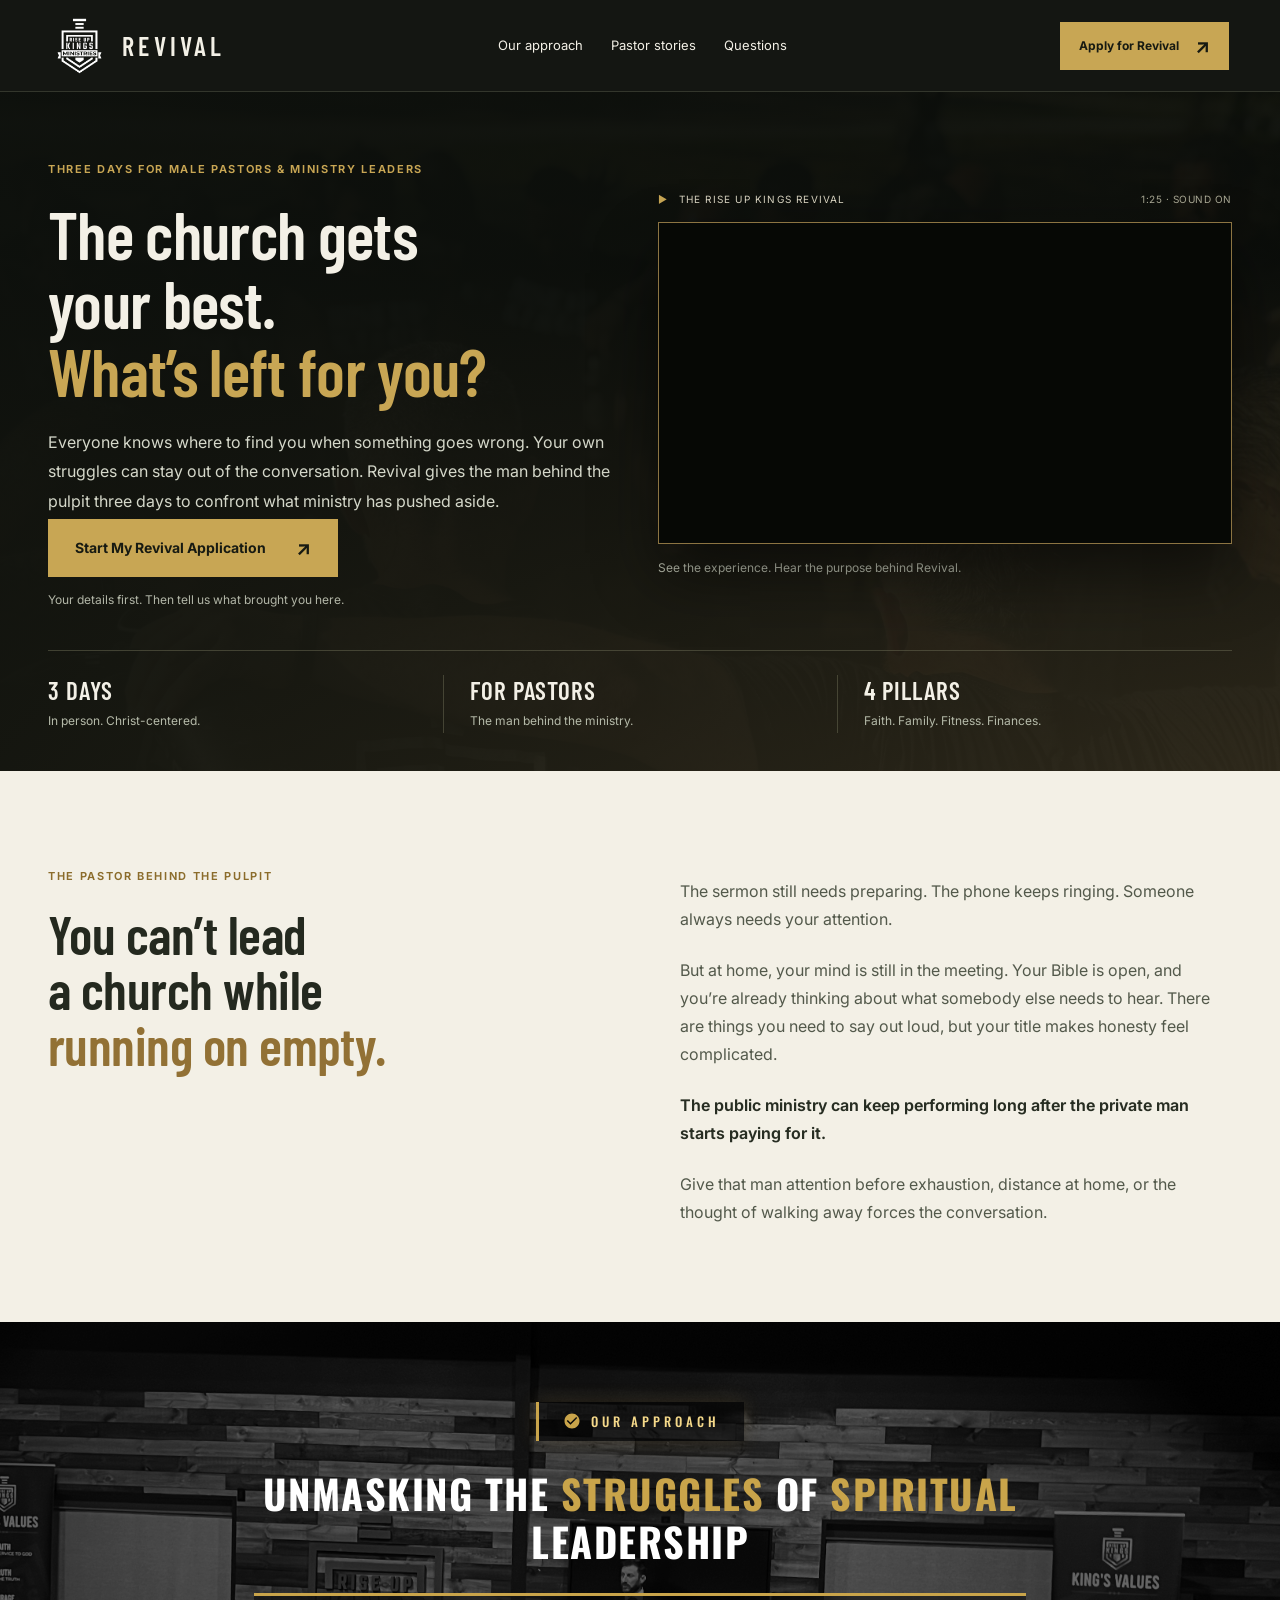
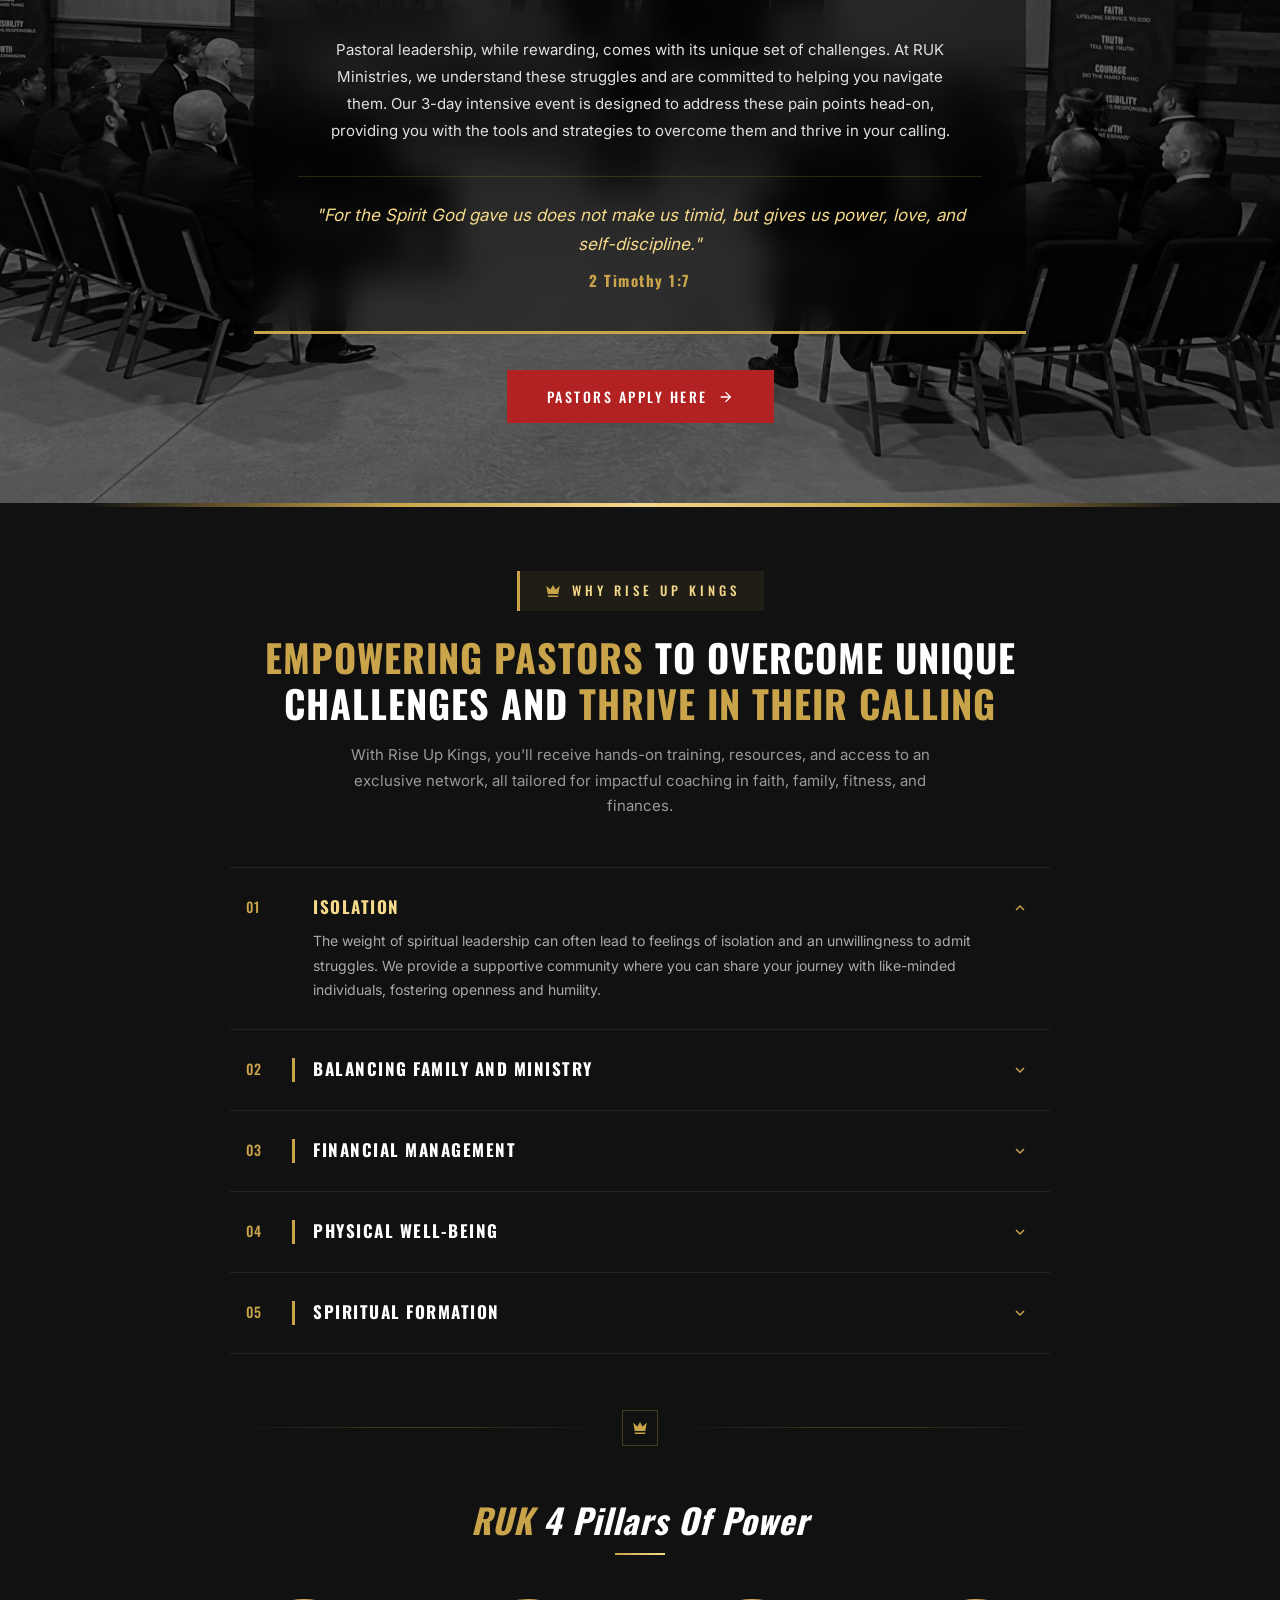
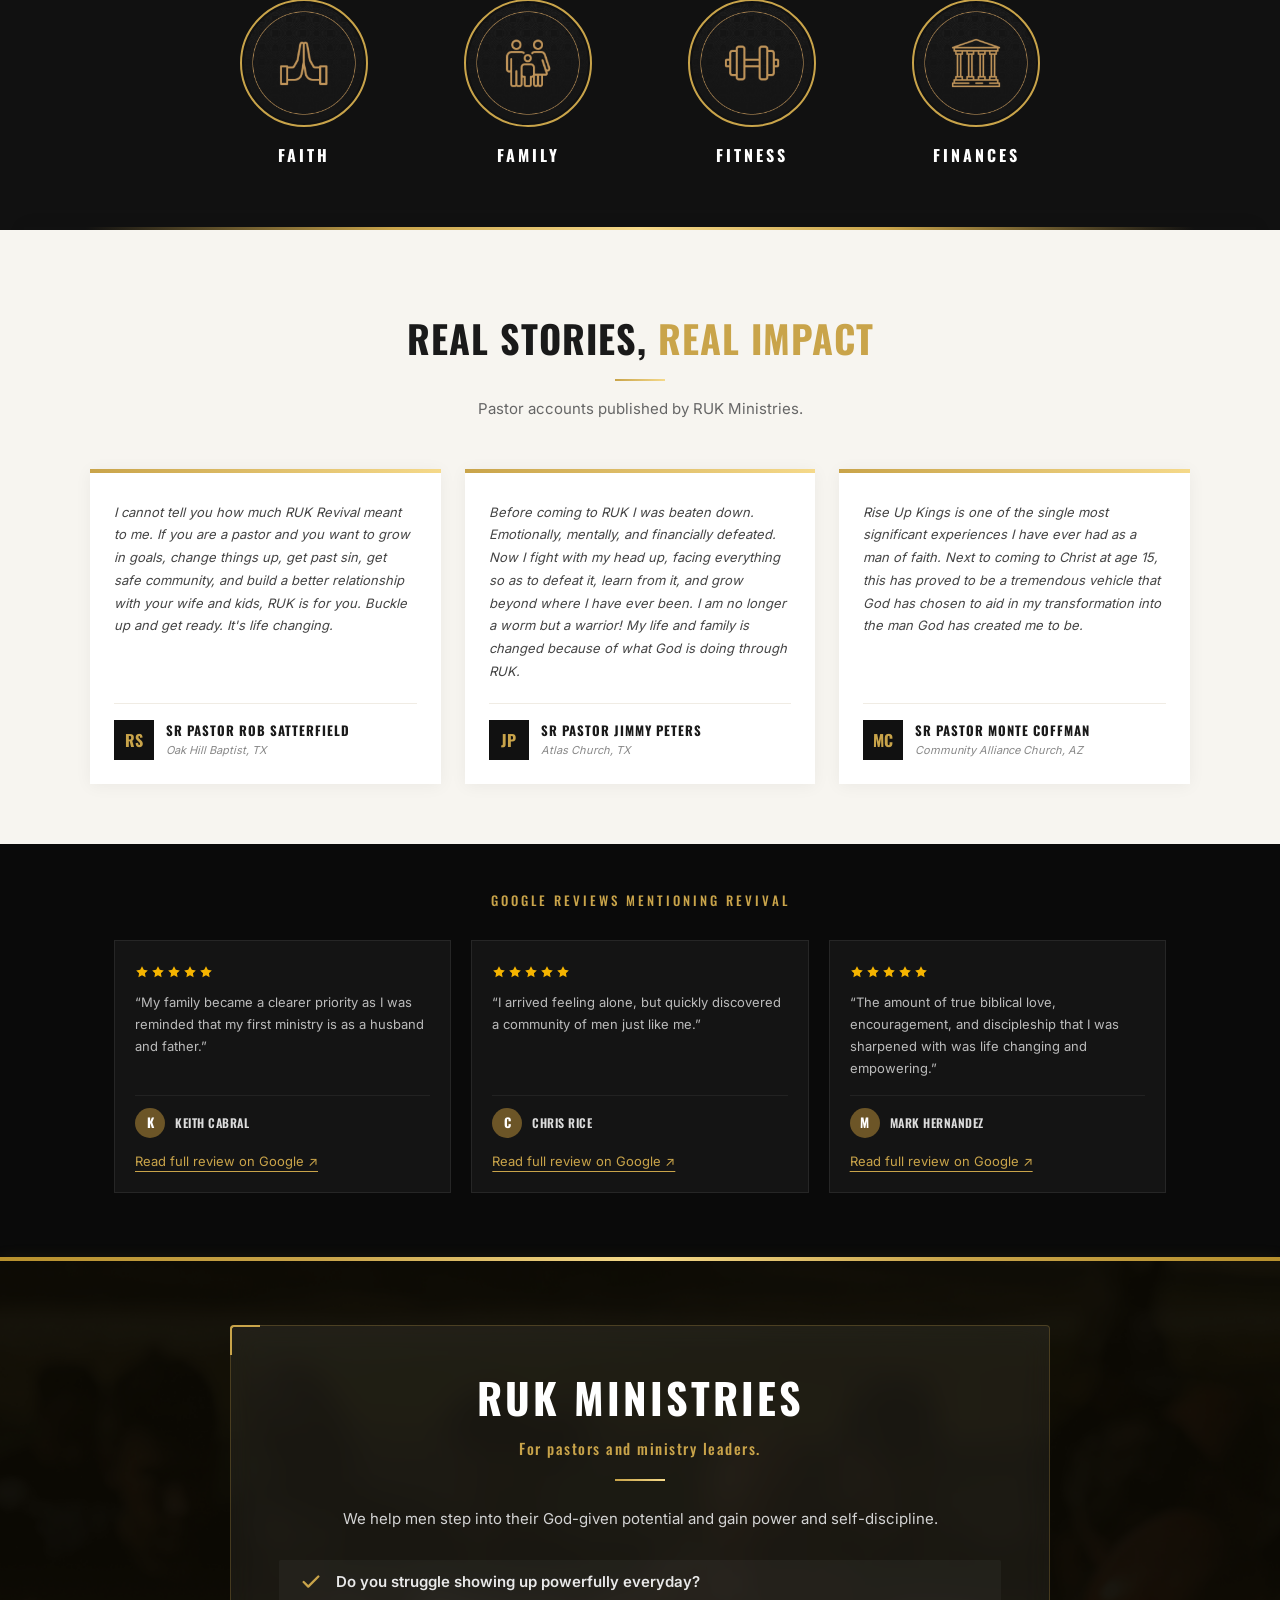
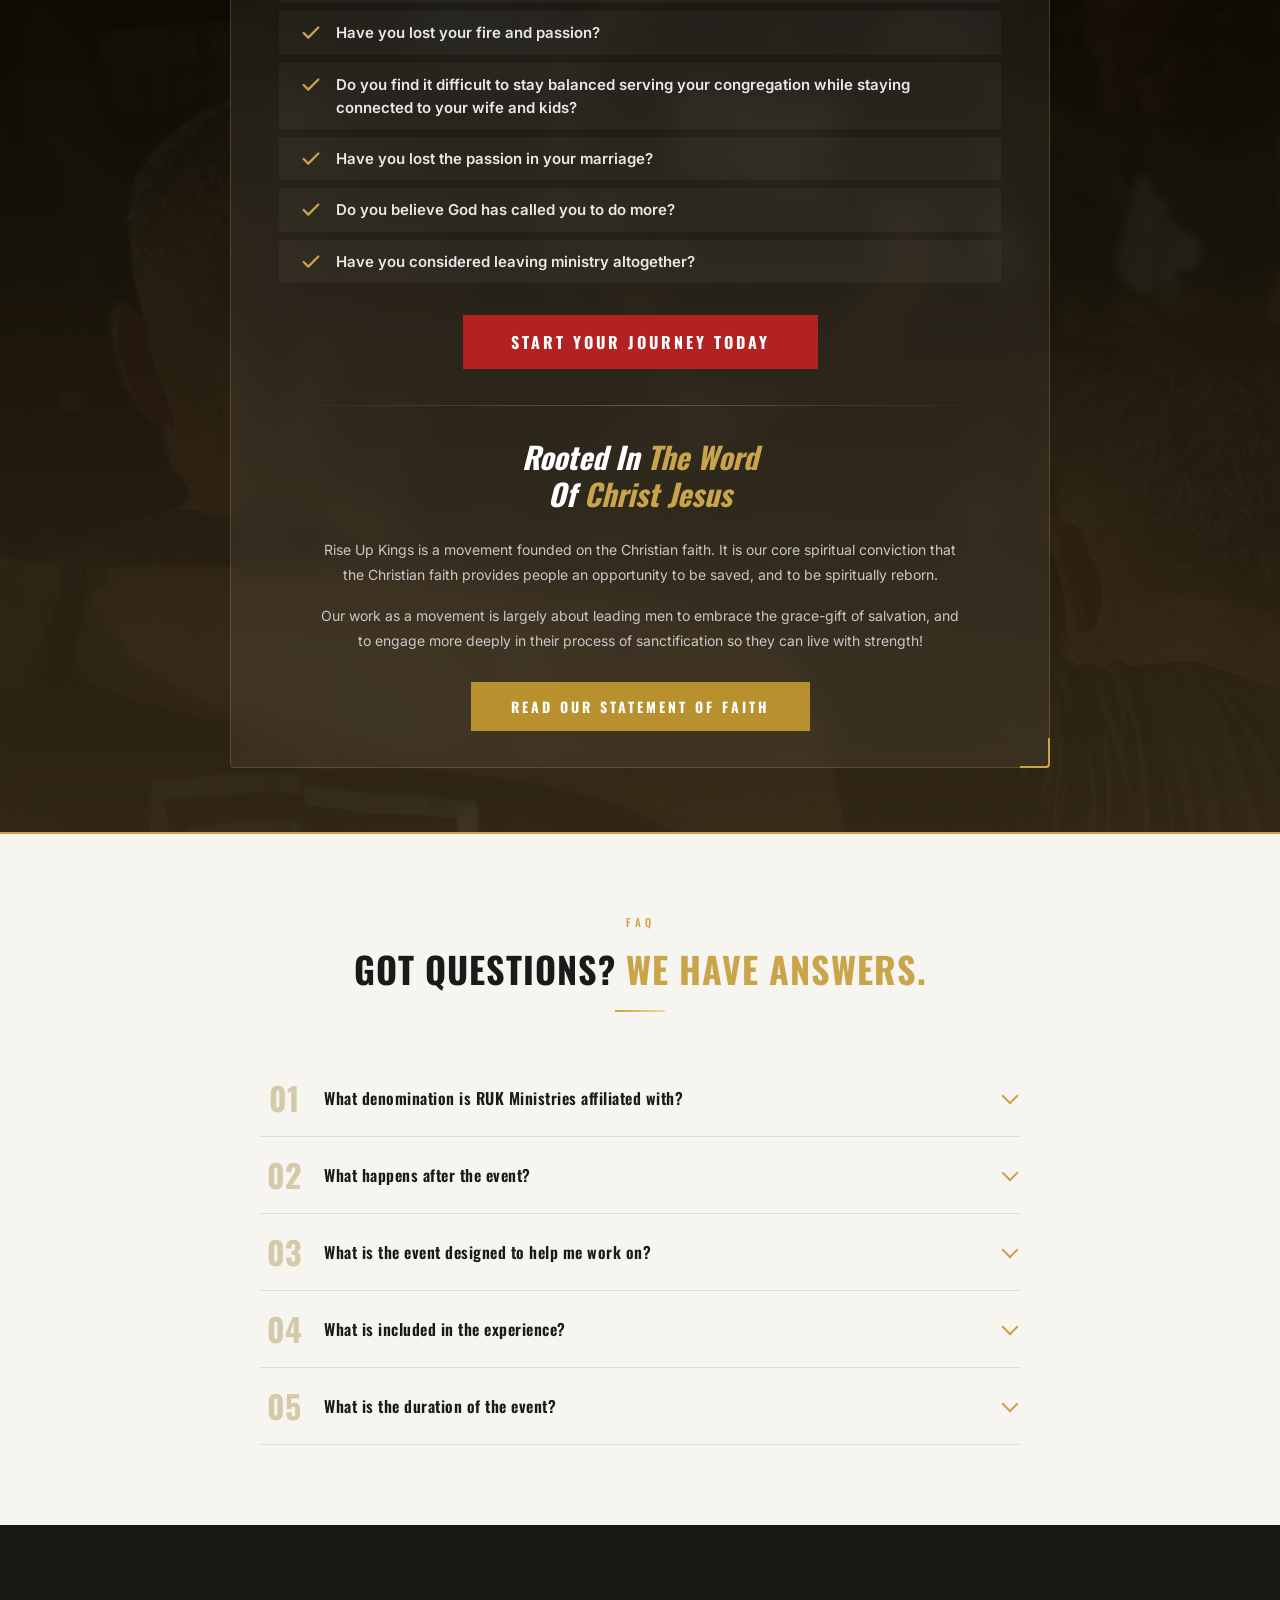
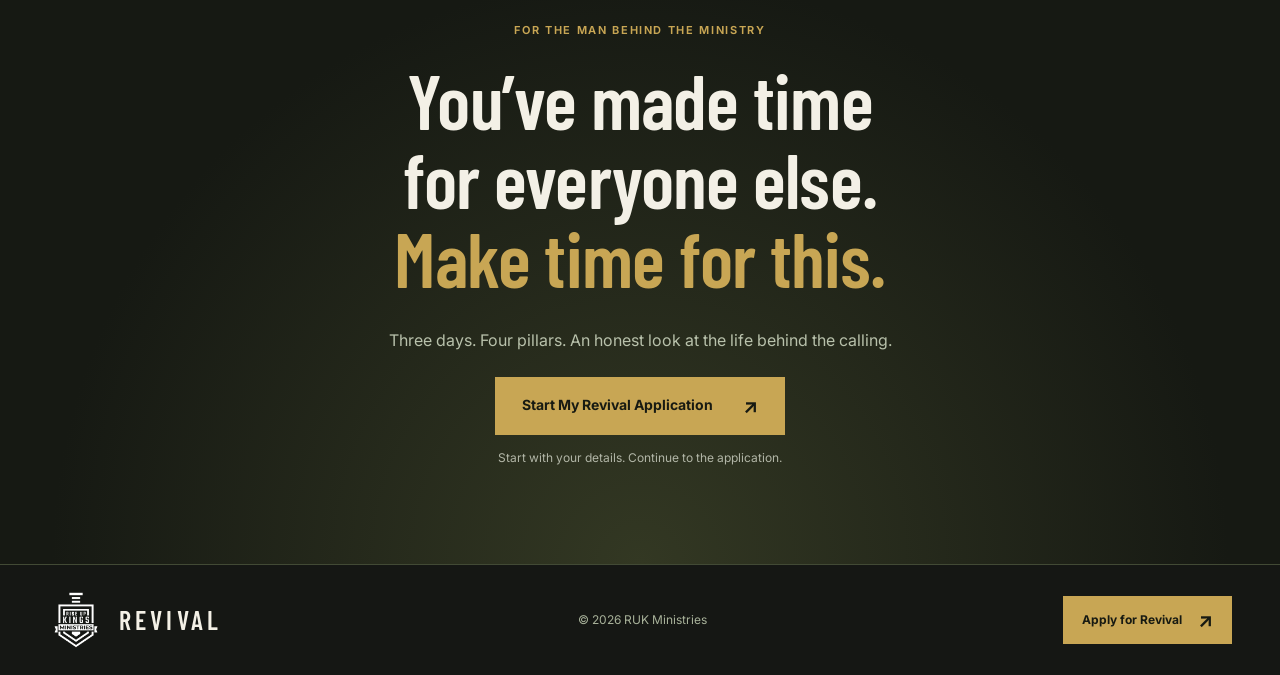
<file: docs/index.html>
<!doctype html><html lang="en"><head><meta charset="utf-8"><script src="funnel-config.js"></script>
<script>window.dataLayer=window.dataLayer||[];window.dataLayer.push({funnel_name:'revival',revival_environment:(window.REVIVAL_FUNNEL||{}).mode==='live'?'production':'approval'});</script>
<!-- Google Tag Manager -->
<script>(function(w,d,s,l,i){w[l]=w[l]||[];w[l].push({'gtm.start':
new Date().getTime(),event:'gtm.js'});var f=d.getElementsByTagName(s)[0],
j=d.createElement(s),dl=l!='dataLayer'?'&l='+l:'';j.async=true;j.src=
'https://www.googletagmanager.com/gtm.js?id='+i+dl;f.parentNode.insertBefore(j,f);
})(window,document,'script','dataLayer','GTM-WJW6VTZ');</script>
<!-- End Google Tag Manager -->
<meta name="viewport" content="width=device-width,initial-scale=1"><title>Revival | The Man Behind the Ministry | RUK Ministries</title><meta name="description" content="A three-day, Christ-centered intensive for male pastors and ministry leaders. Faith, Family, Fitness, and Finances."><meta name="robots" content="noindex,nofollow"><link rel="icon" href="images/ruk-logo.webp"><link rel="stylesheet" href="landing.css"><link rel="stylesheet" href="ministries.css"><link rel="stylesheet" href="ministries-integration.css"><script src="ministries.js" defer></script><script src="funnel-core.js" defer></script><script src="tracking.js" defer></script><script src="funnel.js" defer></script></head><body><!-- Google Tag Manager (noscript) -->
<noscript><iframe src="https://www.googletagmanager.com/ns.html?id=GTM-WJW6VTZ" height="0" width="0" style="display:none;visibility:hidden" title="Google Tag Manager"></iframe></noscript>
<!-- End Google Tag Manager (noscript) -->
<a class="skip" href="#main">Skip to content</a><header class="site-header"><a class="brand" href="#main"><img src="images/ruk-logo.webp" alt="RUK Ministries" width="64" height="64"><span>REVIVAL</span></a><nav aria-label="Main navigation"><a href="#approach">Our approach</a><a href="#stories">Pastor stories</a><a href="#questions">Questions</a></nav><button type="button" data-apply class="cta small">Apply for Revival<span aria-hidden="true">↗</span></button></header>
<main id="main"><section class="hero"><div class="hero-background"></div><div class="wrap hero-grid"><div class="hero-heading"><p class="eyebrow">THREE DAYS FOR MALE PASTORS &amp; MINISTRY LEADERS</p><h1>The church gets<br>your best.<br><em>What’s left for you?</em></h1><p class="hero-copy">Everyone knows where to find you when something goes wrong. Your own struggles can stay out of the conversation. Revival gives the man behind the pulpit three days to confront what ministry has pushed aside.</p></div><div class="hero-video"><p class="video-label"><span aria-hidden="true">▶</span> THE RISE UP KINGS REVIVAL <span>1:25 · SOUND ON</span></p><div class="video-frame"><iframe src="https://fast.wistia.net/embed/iframe/5w5ll9rwvc?videoFoam=true&amp;autoPlay=false" title="The Rise Up Kings Revival introduction" allow="fullscreen; picture-in-picture" allowfullscreen></iframe></div><p class="video-caption">See the experience. Hear the purpose behind Revival.</p></div><div class="hero-action"><button type="button" data-apply class="cta">Start My Revival Application<span aria-hidden="true">↗</span></button><p class="micro">Your details first. Then tell us what brought you here.</p></div><div class="hero-facts"><div><strong>3 DAYS</strong><span>In person. Christ-centered.</span></div><div><strong>FOR PASTORS</strong><span>The man behind the ministry.</span></div><div><strong>4 PILLARS</strong><span>Faith. Family. Fitness. Finances.</span></div></div></div></section>
<section class="section cream reality"><div class="wrap two-col"><div><p class="eyebrow">THE PASTOR BEHIND THE PULPIT</p><h2>You can’t lead<br>a church while<br><em>running on empty.</em></h2></div><div class="body-copy"><p>The sermon still needs preparing. The phone keeps ringing. Someone always needs your attention.</p><p>But at home, your mind is still in the meeting. Your Bible is open, and you’re already thinking about what somebody else needs to hear. There are things you need to say out loud, but your title makes honesty feel complicated.</p><p class="heavy">The public ministry can keep performing long after the private man starts paying for it.</p><p>Give that man attention before exhaustion, distance at home, or the thought of walking away forces the conversation.</p></div></div></section>
<section class="rukm-approach-b3" id="approach">
<div class="rukm-approach-b3__bg"></div>
<div class="rukm-approach-b3__container">
<div class="rukm-approach-b3__label">
<svg class="rukm-approach-b3__label-icon" viewBox="0 0 24 24"><path d="M12 2C6.48 2 2 6.48 2 12s4.48 10 10 10 10-4.48 10-10S17.52 2 12 2zm-2 15l-5-5 1.41-1.41L10 14.17l7.59-7.59L19 8l-9 9z"></path></svg>
      Our Approach
    </div>
<h2 class="rukm-approach-b3__title">
      Unmasking the <span class="rukm-approach-b3__gold">Struggles</span> of <span class="rukm-approach-b3__gold">Spiritual</span> Leadership
    </h2>
<div class="rukm-approach-b3__glass">
<p class="rukm-approach-b3__desc">
        Pastoral leadership, while rewarding, comes with its unique set of challenges. At RUK Ministries, we understand these struggles and are committed to helping you navigate them. Our 3-day intensive event is designed to address these pain points head-on, providing you with the tools and strategies to overcome them and thrive in your calling.
      </p>
<div class="rukm-approach-b3__quote-wrap">
<p class="rukm-approach-b3__quote">
          "For the Spirit God gave us does not make us timid, but gives us power, love, and self-discipline."
        </p>
<p class="rukm-approach-b3__verse">2 Timothy 1:7</p>
</div>
</div>
<button class="rukm-approach-b3__cta" data-apply="" type="button">
      Pastors Apply Here
      <svg viewBox="0 0 24 24"><path d="M12 4l-1.41 1.41L16.17 11H4v2h12.17l-5.58 5.59L12 20l8-8z"></path></svg>
</button>
</div>
</section>
<section class="rukm-empower-b" id="why">
<!-- Gold transition strip from Approach section -->
<div class="rukm-empower-b__transition"></div>
<div class="rukm-empower-b__container">
<!-- Header -->
<div class="rukm-empower-b__header">
<div class="rukm-empower-b__label">
<svg viewBox="0 0 24 24"><path d="M5 16L3 5l5.5 5L12 4l3.5 6L21 5l-2 11H5zm14 3c0 .55-.45 1-1 1H6c-.55 0-1-.45-1-1v-1h14v1z"></path></svg>
        Why Rise Up Kings
      </div>
<h2 class="rukm-empower-b__title">
<span class="rukm-empower-b__gold">Empowering Pastors</span> to Overcome Unique Challenges and <span class="rukm-empower-b__gold">Thrive in Their Calling</span>
</h2>
<p class="rukm-empower-b__subtitle">
        With Rise Up Kings, you'll receive hands-on training, resources, and access to an exclusive network, all tailored for impactful coaching in faith, family, fitness, and finances.
      </p>
</div>
<!-- Accordion List -->
<div class="rukm-empower-b__list">
<div class="rukm-empower-b__row active">
<span class="rukm-empower-b__row-num">01</span>
<div class="rukm-empower-b__row-accent"></div>
<div class="rukm-empower-b__row-content">
<h3 class="rukm-empower-b__row-title">Isolation</h3>
<p class="rukm-empower-b__row-desc">The weight of spiritual leadership can often lead to feelings of isolation and an unwillingness to admit struggles. We provide a supportive community where you can share your journey with like-minded individuals, fostering openness and humility.</p>
</div>
<div class="rukm-empower-b__row-toggle">
<svg viewBox="0 0 24 24"><path d="M7.41 8.59L12 13.17l4.59-4.58L18 10l-6 6-6-6z"></path></svg>
</div>
</div>
<div class="rukm-empower-b__row">
<span class="rukm-empower-b__row-num">02</span>
<div class="rukm-empower-b__row-accent"></div>
<div class="rukm-empower-b__row-content">
<h3 class="rukm-empower-b__row-title">Balancing Family and Ministry</h3>
<p class="rukm-empower-b__row-desc">Striking a balance between family responsibilities and pastoral duties can be challenging. We offer practical strategies to ensure both aspects are healthy.</p>
</div>
<div class="rukm-empower-b__row-toggle">
<svg viewBox="0 0 24 24"><path d="M7.41 8.59L12 13.17l4.59-4.58L18 10l-6 6-6-6z"></path></svg>
</div>
</div>
<div class="rukm-empower-b__row">
<span class="rukm-empower-b__row-num">03</span>
<div class="rukm-empower-b__row-accent"></div>
<div class="rukm-empower-b__row-content">
<h3 class="rukm-empower-b__row-title">Financial Management</h3>
<p class="rukm-empower-b__row-desc">Ministers' finances are more complicated than the average person and financial management can be a daunting task. Our event includes deep dives into finance topics, equipping you with the knowledge to be a great steward.</p>
</div>
<div class="rukm-empower-b__row-toggle">
<svg viewBox="0 0 24 24"><path d="M7.41 8.59L12 13.17l4.59-4.58L18 10l-6 6-6-6z"></path></svg>
</div>
</div>
<div class="rukm-empower-b__row">
<span class="rukm-empower-b__row-num">04</span>
<div class="rukm-empower-b__row-accent"></div>
<div class="rukm-empower-b__row-content">
<h3 class="rukm-empower-b__row-title">Physical Well-being</h3>
<p class="rukm-empower-b__row-desc">Amidst the demands of pastoral duties, physical health often takes a back seat. We emphasize the importance of fitness and provide guidance on maintaining physical health.</p>
</div>
<div class="rukm-empower-b__row-toggle">
<svg viewBox="0 0 24 24"><path d="M7.41 8.59L12 13.17l4.59-4.58L18 10l-6 6-6-6z"></path></svg>
</div>
</div>
<div class="rukm-empower-b__row">
<span class="rukm-empower-b__row-num">05</span>
<div class="rukm-empower-b__row-accent"></div>
<div class="rukm-empower-b__row-content">
<h3 class="rukm-empower-b__row-title">Spiritual Formation</h3>
<p class="rukm-empower-b__row-desc">Even as spiritual leaders, maintaining a consistent and intimate relationship with God can be challenging. We provide tools to strengthen your spiritual formation and deepen your relationship with God.</p>
</div>
<div class="rukm-empower-b__row-toggle">
<svg viewBox="0 0 24 24"><path d="M7.41 8.59L12 13.17l4.59-4.58L18 10l-6 6-6-6z"></path></svg>
</div>
</div>
</div>
<!-- Separator -->
<div class="rukm-empower-b__sep">
<div class="rukm-empower-b__sep-line"></div>
<div class="rukm-empower-b__sep-icon">
<svg viewBox="0 0 24 24"><path d="M5 16L3 5l5.5 5L12 4l3.5 6L21 5l-2 11H5zm14 3c0 .55-.45 1-1 1H6c-.55 0-1-.45-1-1v-1h14v1z"></path></svg>
</div>
<div class="rukm-empower-b__sep-line"></div>
</div>
</div>
<!-- 4 Pillars of Power -->
<div class="rukm-empower-b__pillars-container">
<h2 class="rukm-empower-b__pillars-title">
<span class="rukm-empower-b__gold">RUK</span> 4 Pillars Of Power
    </h2>
<div class="rukm-empower-b__pillars-bar"></div>
<div class="rukm-empower-b__pillars-grid">
<div class="rukm-empower-b__pillar">
<div class="rukm-empower-b__pillar-circle">
<img alt="Faith" loading="lazy" src="images/pillar-faith.png"/>
</div>
<span class="rukm-empower-b__pillar-label">Faith</span>
</div>
<div class="rukm-empower-b__pillar">
<div class="rukm-empower-b__pillar-circle">
<img alt="Family" loading="lazy" src="images/pillar-family.png"/>
</div>
<span class="rukm-empower-b__pillar-label">Family</span>
</div>
<div class="rukm-empower-b__pillar">
<div class="rukm-empower-b__pillar-circle">
<img alt="Fitness" loading="lazy" src="images/pillar-fitness.png"/>
</div>
<span class="rukm-empower-b__pillar-label">Fitness</span>
</div>
<div class="rukm-empower-b__pillar">
<div class="rukm-empower-b__pillar-circle">
<img alt="Finances" loading="lazy" src="images/pillar-finances.png"/>
</div>
<span class="rukm-empower-b__pillar-label">Finances</span>
</div>
</div>
</div>
<!-- Bottom gold line + shadow into testimonials -->
<div class="rukm-empower-b__bottom-divider"></div>
</section>
<section class="rukm-test-c" id="stories">
<!-- ── Top: Cream zone with pastor quotes ── -->
<div class="rukm-test-c__top">
<div class="rukm-test-c__container">
<div class="rukm-test-c__heading">
<h2 class="rukm-test-c__title">Real Stories, <span class="rukm-test-c__gold">Real Impact</span></h2>
<div class="rukm-test-c__bar"></div>
<p class="rukm-test-c__subtitle">Pastor accounts published by RUK Ministries.</p>
</div>
<div class="rukm-test-c__pastors">
<div class="rukm-test-c__pastor-card">
<div class="rukm-test-c__pastor-accent"></div>
<div class="rukm-test-c__pastor-body">

<p class="rukm-test-c__pastor-text">I cannot tell you how much RUK Revival meant to me. If you are a pastor and you want to grow in goals, change things up, get past sin, get safe community, and build a better relationship with your wife and kids, RUK is for you. Buckle up and get ready. It's life changing.</p>
<div class="rukm-test-c__pastor-footer">
<div class="rukm-test-c__pastor-avatar"><span>RS</span></div>
<div class="rukm-test-c__pastor-info">
<p class="rukm-test-c__pastor-name">Sr Pastor Rob Satterfield</p>
<p class="rukm-test-c__pastor-church">Oak Hill Baptist, TX</p>
</div>
</div>
</div>
</div>
<div class="rukm-test-c__pastor-card">
<div class="rukm-test-c__pastor-accent"></div>
<div class="rukm-test-c__pastor-body">

<p class="rukm-test-c__pastor-text">Before coming to RUK I was beaten down. Emotionally, mentally, and financially defeated. Now I fight with my head up, facing everything so as to defeat it, learn from it, and grow beyond where I have ever been. I am no longer a worm but a warrior! My life and family is changed because of what God is doing through RUK.</p>
<div class="rukm-test-c__pastor-footer">
<div class="rukm-test-c__pastor-avatar"><span>JP</span></div>
<div class="rukm-test-c__pastor-info">
<p class="rukm-test-c__pastor-name">Sr Pastor Jimmy Peters</p>
<p class="rukm-test-c__pastor-church">Atlas Church, TX</p>
</div>
</div>
</div>
</div>
<div class="rukm-test-c__pastor-card">
<div class="rukm-test-c__pastor-accent"></div>
<div class="rukm-test-c__pastor-body">

<p class="rukm-test-c__pastor-text">Rise Up Kings is one of the single most significant experiences I have ever had as a man of faith. Next to coming to Christ at age 15, this has proved to be a tremendous vehicle that God has chosen to aid in my transformation into the man God has created me to be.</p>
<div class="rukm-test-c__pastor-footer">
<div class="rukm-test-c__pastor-avatar"><span>MC</span></div>
<div class="rukm-test-c__pastor-info">
<p class="rukm-test-c__pastor-name">Sr Pastor Monte Coffman</p>
<p class="rukm-test-c__pastor-church">Community Alliance Church, AZ</p>
</div>
</div>
</div>
</div>
</div>
</div>
</div>
<!-- ── Google Badge Bridge ── -->

<!-- ── Bottom: Dark zone with ticker ── -->
<div class="rukm-test-c__bottom" id="google-reviews"><div class="rukm-test-c__ticker-label"><span>Google reviews mentioning Revival</span></div><div class="rukm-test-c__container revival-review-grid"><article class="rukm-test-c__ticker-card" id="G01">
      <div class="rukm-test-c__review-stars" role="img" aria-label="5 out of 5 stars"><svg viewBox="0 0 24 24" aria-hidden="true"><path d="M12 2l3.09 6.26L22 9.27l-5 4.87 1.18 6.88L12 17.77l-6.18 3.25L7 14.14 2 9.27l6.91-1.01L12 2z"></path></svg><svg viewBox="0 0 24 24" aria-hidden="true"><path d="M12 2l3.09 6.26L22 9.27l-5 4.87 1.18 6.88L12 17.77l-6.18 3.25L7 14.14 2 9.27l6.91-1.01L12 2z"></path></svg><svg viewBox="0 0 24 24" aria-hidden="true"><path d="M12 2l3.09 6.26L22 9.27l-5 4.87 1.18 6.88L12 17.77l-6.18 3.25L7 14.14 2 9.27l6.91-1.01L12 2z"></path></svg><svg viewBox="0 0 24 24" aria-hidden="true"><path d="M12 2l3.09 6.26L22 9.27l-5 4.87 1.18 6.88L12 17.77l-6.18 3.25L7 14.14 2 9.27l6.91-1.01L12 2z"></path></svg><svg viewBox="0 0 24 24" aria-hidden="true"><path d="M12 2l3.09 6.26L22 9.27l-5 4.87 1.18 6.88L12 17.77l-6.18 3.25L7 14.14 2 9.27l6.91-1.01L12 2z"></path></svg></div>
      <p class="rukm-test-c__review-text">“My family became a clearer priority as I was reminded that my first ministry is as a husband and father.”</p>
      <div class="rukm-test-c__review-author"><span class="rukm-test-c__review-initial" aria-hidden="true">K</span><p class="rukm-test-c__review-name">Keith Cabral</p></div>
      <a class="revival-review-link" href="https://maps.app.goo.gl/41teFwh62Cu8rxkq7" target="_blank" rel="noopener">Read full review on Google ↗</a>
    </article><article class="rukm-test-c__ticker-card" id="G02">
      <div class="rukm-test-c__review-stars" role="img" aria-label="5 out of 5 stars"><svg viewBox="0 0 24 24" aria-hidden="true"><path d="M12 2l3.09 6.26L22 9.27l-5 4.87 1.18 6.88L12 17.77l-6.18 3.25L7 14.14 2 9.27l6.91-1.01L12 2z"></path></svg><svg viewBox="0 0 24 24" aria-hidden="true"><path d="M12 2l3.09 6.26L22 9.27l-5 4.87 1.18 6.88L12 17.77l-6.18 3.25L7 14.14 2 9.27l6.91-1.01L12 2z"></path></svg><svg viewBox="0 0 24 24" aria-hidden="true"><path d="M12 2l3.09 6.26L22 9.27l-5 4.87 1.18 6.88L12 17.77l-6.18 3.25L7 14.14 2 9.27l6.91-1.01L12 2z"></path></svg><svg viewBox="0 0 24 24" aria-hidden="true"><path d="M12 2l3.09 6.26L22 9.27l-5 4.87 1.18 6.88L12 17.77l-6.18 3.25L7 14.14 2 9.27l6.91-1.01L12 2z"></path></svg><svg viewBox="0 0 24 24" aria-hidden="true"><path d="M12 2l3.09 6.26L22 9.27l-5 4.87 1.18 6.88L12 17.77l-6.18 3.25L7 14.14 2 9.27l6.91-1.01L12 2z"></path></svg></div>
      <p class="rukm-test-c__review-text">“I arrived feeling alone, but quickly discovered a community of men just like me.”</p>
      <div class="rukm-test-c__review-author"><span class="rukm-test-c__review-initial" aria-hidden="true">C</span><p class="rukm-test-c__review-name">Chris Rice</p></div>
      <a class="revival-review-link" href="https://maps.app.goo.gl/EquGMLo1fD7CbnKe7" target="_blank" rel="noopener">Read full review on Google ↗</a>
    </article><article class="rukm-test-c__ticker-card" id="G03">
      <div class="rukm-test-c__review-stars" role="img" aria-label="5 out of 5 stars"><svg viewBox="0 0 24 24" aria-hidden="true"><path d="M12 2l3.09 6.26L22 9.27l-5 4.87 1.18 6.88L12 17.77l-6.18 3.25L7 14.14 2 9.27l6.91-1.01L12 2z"></path></svg><svg viewBox="0 0 24 24" aria-hidden="true"><path d="M12 2l3.09 6.26L22 9.27l-5 4.87 1.18 6.88L12 17.77l-6.18 3.25L7 14.14 2 9.27l6.91-1.01L12 2z"></path></svg><svg viewBox="0 0 24 24" aria-hidden="true"><path d="M12 2l3.09 6.26L22 9.27l-5 4.87 1.18 6.88L12 17.77l-6.18 3.25L7 14.14 2 9.27l6.91-1.01L12 2z"></path></svg><svg viewBox="0 0 24 24" aria-hidden="true"><path d="M12 2l3.09 6.26L22 9.27l-5 4.87 1.18 6.88L12 17.77l-6.18 3.25L7 14.14 2 9.27l6.91-1.01L12 2z"></path></svg><svg viewBox="0 0 24 24" aria-hidden="true"><path d="M12 2l3.09 6.26L22 9.27l-5 4.87 1.18 6.88L12 17.77l-6.18 3.25L7 14.14 2 9.27l6.91-1.01L12 2z"></path></svg></div>
      <p class="rukm-test-c__review-text">“The amount of true biblical love, encouragement, and discipleship that I was sharpened with was life changing and empowering.”</p>
      <div class="rukm-test-c__review-author"><span class="rukm-test-c__review-initial" aria-hidden="true">M</span><p class="rukm-test-c__review-name">Mark Hernandez</p></div>
      <a class="revival-review-link" href="https://maps.app.goo.gl/V4QcxFzMV3fCLi2D8" target="_blank" rel="noopener">Read full review on Google ↗</a>
    </article></div></div>
<!-- Bottom gold divider -->
<div class="rukm-test-c__divider"></div>
</section>
<section class="rukm-rukinfo" id="ministry">
<div class="rukm-rukinfo__container">
<div class="rukm-rukinfo__card">
<h2 class="rukm-rukinfo__title">RUK Ministries</h2>
<p class="rukm-rukinfo__subtitle">For pastors and ministry leaders.</p>
<hr class="rukm-rukinfo__divider"/>
<p class="rukm-rukinfo__desc">We help men step into their God-given potential and gain power and self-discipline.</p>
<ul class="rukm-rukinfo__list">
<li class="rukm-rukinfo__item">
<span class="rukm-rukinfo__check">
<svg fill="none" viewBox="0 0 24 24"><path d="M20 6L9 17L4 12" stroke="#c9a44a" stroke-linecap="round" stroke-linejoin="round" stroke-width="2.5"></path></svg>
</span>
<span class="rukm-rukinfo__question">Do you struggle showing up powerfully everyday?</span>
</li>
<li class="rukm-rukinfo__item">
<span class="rukm-rukinfo__check">
<svg fill="none" viewBox="0 0 24 24"><path d="M20 6L9 17L4 12" stroke="#c9a44a" stroke-linecap="round" stroke-linejoin="round" stroke-width="2.5"></path></svg>
</span>
<span class="rukm-rukinfo__question">Have you lost your fire and passion?</span>
</li>
<li class="rukm-rukinfo__item">
<span class="rukm-rukinfo__check">
<svg fill="none" viewBox="0 0 24 24"><path d="M20 6L9 17L4 12" stroke="#c9a44a" stroke-linecap="round" stroke-linejoin="round" stroke-width="2.5"></path></svg>
</span>
<span class="rukm-rukinfo__question">Do you find it difficult to stay balanced serving your congregation while staying connected to your wife and kids?</span>
</li>
<li class="rukm-rukinfo__item">
<span class="rukm-rukinfo__check">
<svg fill="none" viewBox="0 0 24 24"><path d="M20 6L9 17L4 12" stroke="#c9a44a" stroke-linecap="round" stroke-linejoin="round" stroke-width="2.5"></path></svg>
</span>
<span class="rukm-rukinfo__question">Have you lost the passion in your marriage?</span>
</li>
<li class="rukm-rukinfo__item">
<span class="rukm-rukinfo__check">
<svg fill="none" viewBox="0 0 24 24"><path d="M20 6L9 17L4 12" stroke="#c9a44a" stroke-linecap="round" stroke-linejoin="round" stroke-width="2.5"></path></svg>
</span>
<span class="rukm-rukinfo__question">Do you believe God has called you to do more?</span>
</li>
<li class="rukm-rukinfo__item">
<span class="rukm-rukinfo__check">
<svg fill="none" viewBox="0 0 24 24"><path d="M20 6L9 17L4 12" stroke="#c9a44a" stroke-linecap="round" stroke-linejoin="round" stroke-width="2.5"></path></svg>
</span>
<span class="rukm-rukinfo__question">Have you considered leaving ministry altogether?</span>
</li>
</ul>
<div class="rukm-rukinfo__cta-wrap">
<button class="rukm-rukinfo__cta" data-apply="" type="button">Start Your Journey Today</button>
</div>
<!-- Rooted In The Word -->
<hr class="rukm-rukinfo__rooted-divider"/>
<h3 class="rukm-rukinfo__rooted-title">
        Rooted In <span class="rukm-rukinfo__rooted-gold">The Word</span><br/>
        Of <span class="rukm-rukinfo__rooted-gold">Christ Jesus</span>
</h3>
<p class="rukm-rukinfo__rooted-text">Rise Up Kings is a movement founded on the Christian faith. It is our core spiritual conviction that the Christian faith provides people an opportunity to be saved, and to be spiritually reborn.</p>
<p class="rukm-rukinfo__rooted-text">Our work as a movement is largely about leading men to embrace the grace-gift of salvation, and to engage more deeply in their process of sanctification so they can live with strength!</p>
<div class="rukm-rukinfo__rooted-cta-wrap">
<a class="rukm-rukinfo__rooted-cta" href="https://rukministries.com/faith-statement">Read Our Statement of Faith</a>
</div>
</div>
</div>
</section>
<section class="rukm-faq-c" id="questions">
<div class="rukm-faq-c__container">
<div class="rukm-faq-c__heading">
<p class="rukm-faq-c__label">FAQ</p>
<h2 class="rukm-faq-c__title">Got Questions? <span class="rukm-faq-c__gold">We Have Answers.</span></h2>
<div class="rukm-faq-c__bar"></div>
</div>
<div class="rukm-faq-c__list">
<div class="rukm-faq-c__item">
<button aria-controls="faq-answer-1" aria-expanded="false" class="rukm-faq-c__question" type="button">
<span class="rukm-faq-c__number">01</span>
<span class="rukm-faq-c__q-content">
<span class="rukm-faq-c__question-text">What denomination is RUK Ministries affiliated with?</span>
<span class="rukm-faq-c__arrow"></span>
</span>
</button>
<div class="rukm-faq-c__answer" hidden="" id="faq-answer-1">
<p class="rukm-faq-c__answer-text">RUK Ministries is a non-denominational Christian organization. We welcome pastors and spiritual leaders from all biblical-based faiths. Our teachings and programs are based on biblical principles with Jesus Christ at the core.</p>
</div>
</div>
<div class="rukm-faq-c__item">
<button aria-controls="faq-answer-2" aria-expanded="false" class="rukm-faq-c__question" type="button">
<span class="rukm-faq-c__number">02</span>
<span class="rukm-faq-c__q-content">
<span class="rukm-faq-c__question-text">What happens after the event?</span>
<span class="rukm-faq-c__arrow"></span>
</span>
</button>
<div class="rukm-faq-c__answer" hidden="" id="faq-answer-2">
<p class="rukm-faq-c__answer-text">After the event, you will have the opportunity to join the RUK Ministries community, a brotherhood of Christian leaders committed to supporting each other in their journey of faith and leadership. We offer ongoing training, seminars, and webinars to support your continued growth.</p>
</div>
</div>
<div class="rukm-faq-c__item">
<button aria-controls="faq-answer-3" aria-expanded="false" class="rukm-faq-c__question" type="button">
<span class="rukm-faq-c__number">03</span>
<span class="rukm-faq-c__q-content">
<span class="rukm-faq-c__question-text">What is the event designed to help me work on?</span>
<span class="rukm-faq-c__arrow"></span>
</span>
</button>
<div class="rukm-faq-c__answer" hidden="" id="faq-answer-3">
<p class="rukm-faq-c__answer-text">The event focuses on pastoral duties, personal life, and spiritual growth, with strategies around leadership, finance, and personal development. It aims to reignite your passion for your calling and equip you with tools to live a balanced and fulfilling life.</p>
</div>
</div>
<div class="rukm-faq-c__item">
<button aria-controls="faq-answer-4" aria-expanded="false" class="rukm-faq-c__question" type="button">
<span class="rukm-faq-c__number">04</span>
<span class="rukm-faq-c__q-content">
<span class="rukm-faq-c__question-text">What is included in the experience?</span>
<span class="rukm-faq-c__arrow"></span>
</span>
</button>
<div class="rukm-faq-c__answer" hidden="" id="faq-answer-4">
<p class="rukm-faq-c__answer-text">Lunch and dinner for all three days, along with additional gear provided at the event. Accommodation is separate. The team can talk through the practical details with you during the application process.</p>
</div>
</div>
<div class="rukm-faq-c__item">
<button aria-controls="faq-answer-5" aria-expanded="false" class="rukm-faq-c__question" type="button">
<span class="rukm-faq-c__number">05</span>
<span class="rukm-faq-c__q-content">
<span class="rukm-faq-c__question-text">What is the duration of the event?</span>
<span class="rukm-faq-c__arrow"></span>
</span>
</button>
<div class="rukm-faq-c__answer" hidden="" id="faq-answer-5">
<p class="rukm-faq-c__answer-text">Revival is a three-day, in-person intensive for male pastors and ministry leaders.</p>
</div>
</div>
</div>
</div>
</section>
<section class="section final-cta" id="apply"><div class="wrap"><p class="eyebrow">FOR THE MAN BEHIND THE MINISTRY</p><h2>You’ve made time<br>for everyone else.<br><em>Make time for this.</em></h2><p>Three days. Four pillars. An honest look at the life behind the calling.</p><button type="button" data-apply class="cta">Start My Revival Application<span aria-hidden="true">↗</span></button><p class="micro">Start with your details. Continue to the application.</p></div></section></main>
<footer class="site-footer"><div class="wrap"><a class="brand" href="#main"><img src="images/ruk-logo.webp" alt="RUK Ministries" width="60" height="60"><span>REVIVAL</span></a><p>© 2026 RUK Ministries</p><button type="button" data-apply class="cta small">Apply for Revival<span aria-hidden="true">↗</span></button></div></footer>
<dialog id="lead-modal" aria-labelledby="lead-title" aria-describedby="lead-subtitle"><button type="button" class="modal-close" aria-label="Close opt-in form">×</button><div class="modal-body"><p class="eyebrow">REVIVAL / YOUR NEXT STEP</p><h2 id="lead-title">Start your<br><em>Revival application.</em></h2><p id="lead-subtitle">Enter your details, then continue to tell us about your ministry.</p><p id="preview-notice" class="preview-notice">Approval preview. Use sample details; they are not sent or saved. Continue opens the live Revival application.</p><form id="lead-form" novalidate><label for="lead-name">Full name</label><input id="lead-name" type="text" name="name" autocomplete="name" maxlength="120" required><label for="lead-email">Email address</label><input id="lead-email" type="email" name="email" autocomplete="email" maxlength="254" required><label for="lead-phone">Phone number</label><input id="lead-phone" type="tel" name="phone" autocomplete="tel" maxlength="30" required><p class="consent">By continuing, you agree to receive event updates and marketing messages from Rise Up Kings. Unsubscribe at any time.</p><p id="lead-error" class="form-error" role="alert" hidden></p><button type="submit" class="cta">Continue to Application <span aria-hidden="true">→</span></button></form><p class="micro">Step 1 of 2 · Your details</p></div></dialog><noscript><p class="no-script">Please enable JavaScript to open the application form.</p></noscript></body></html>
</file>
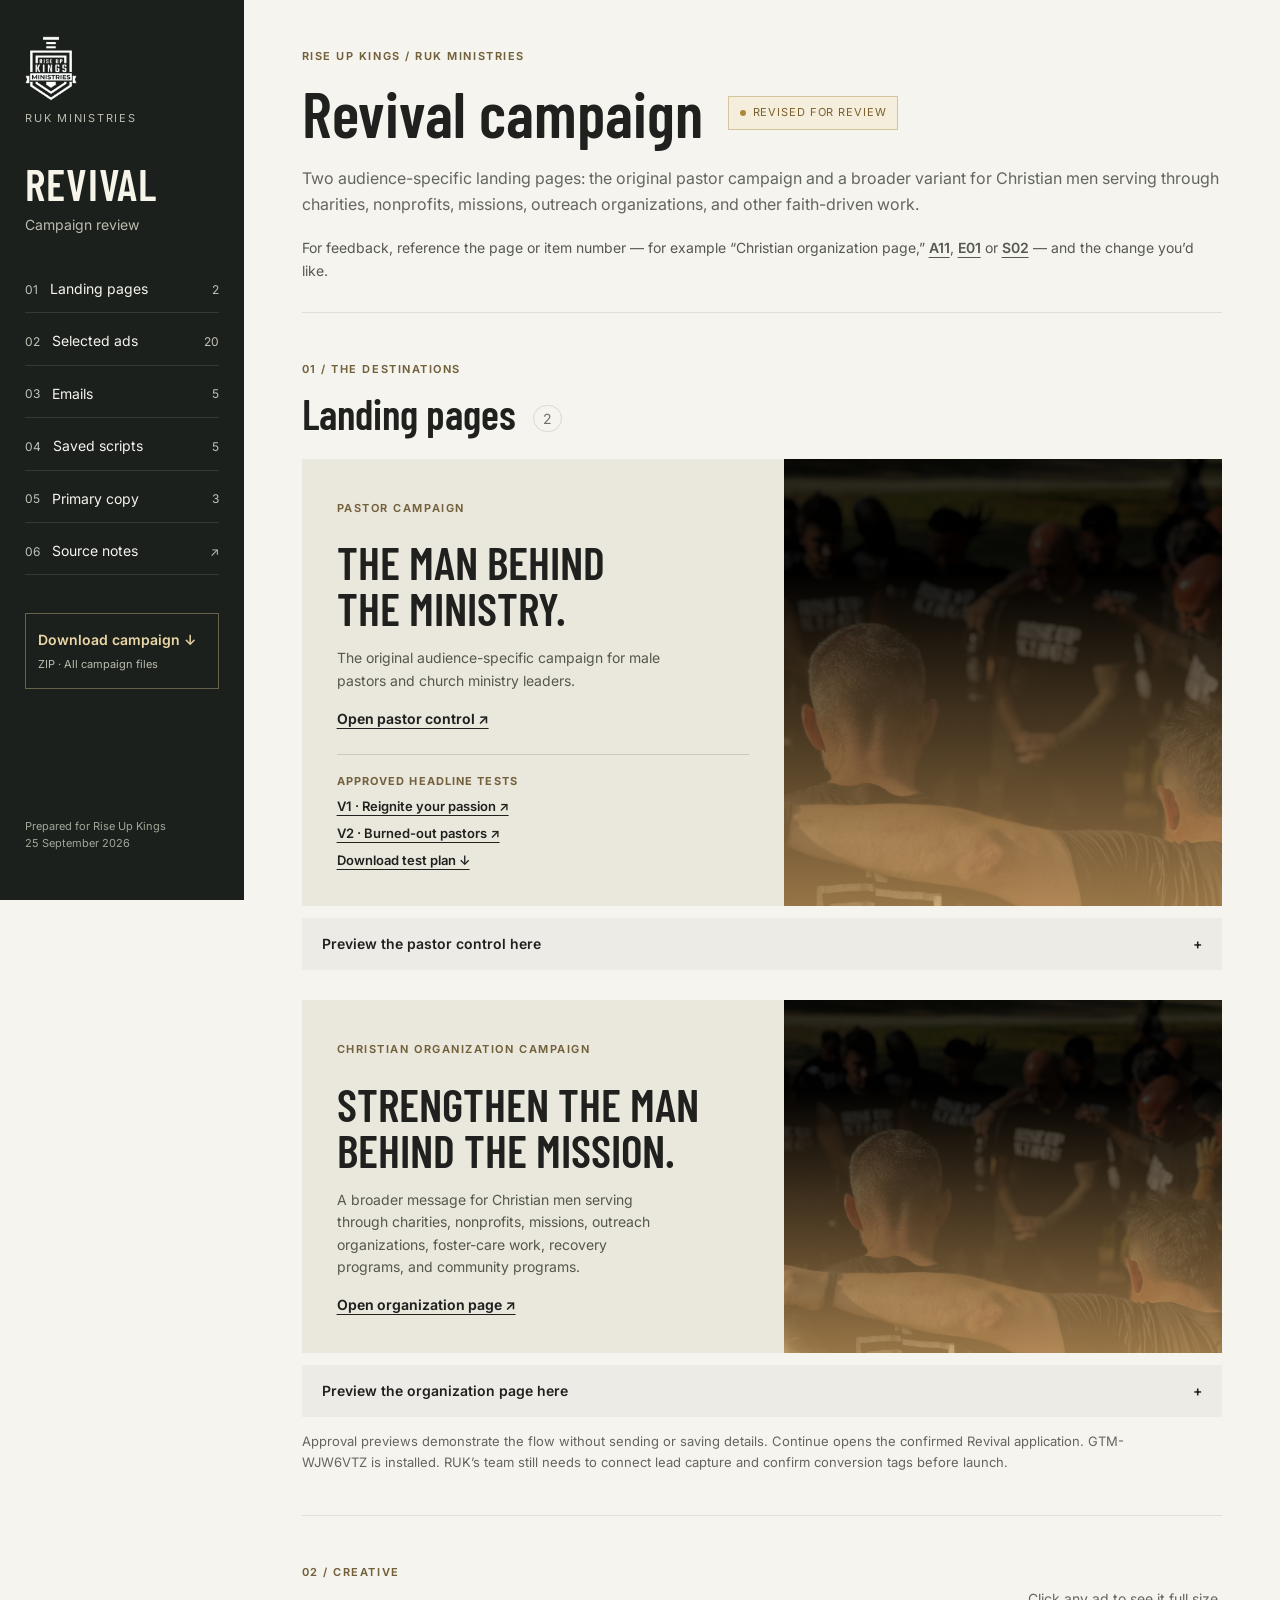
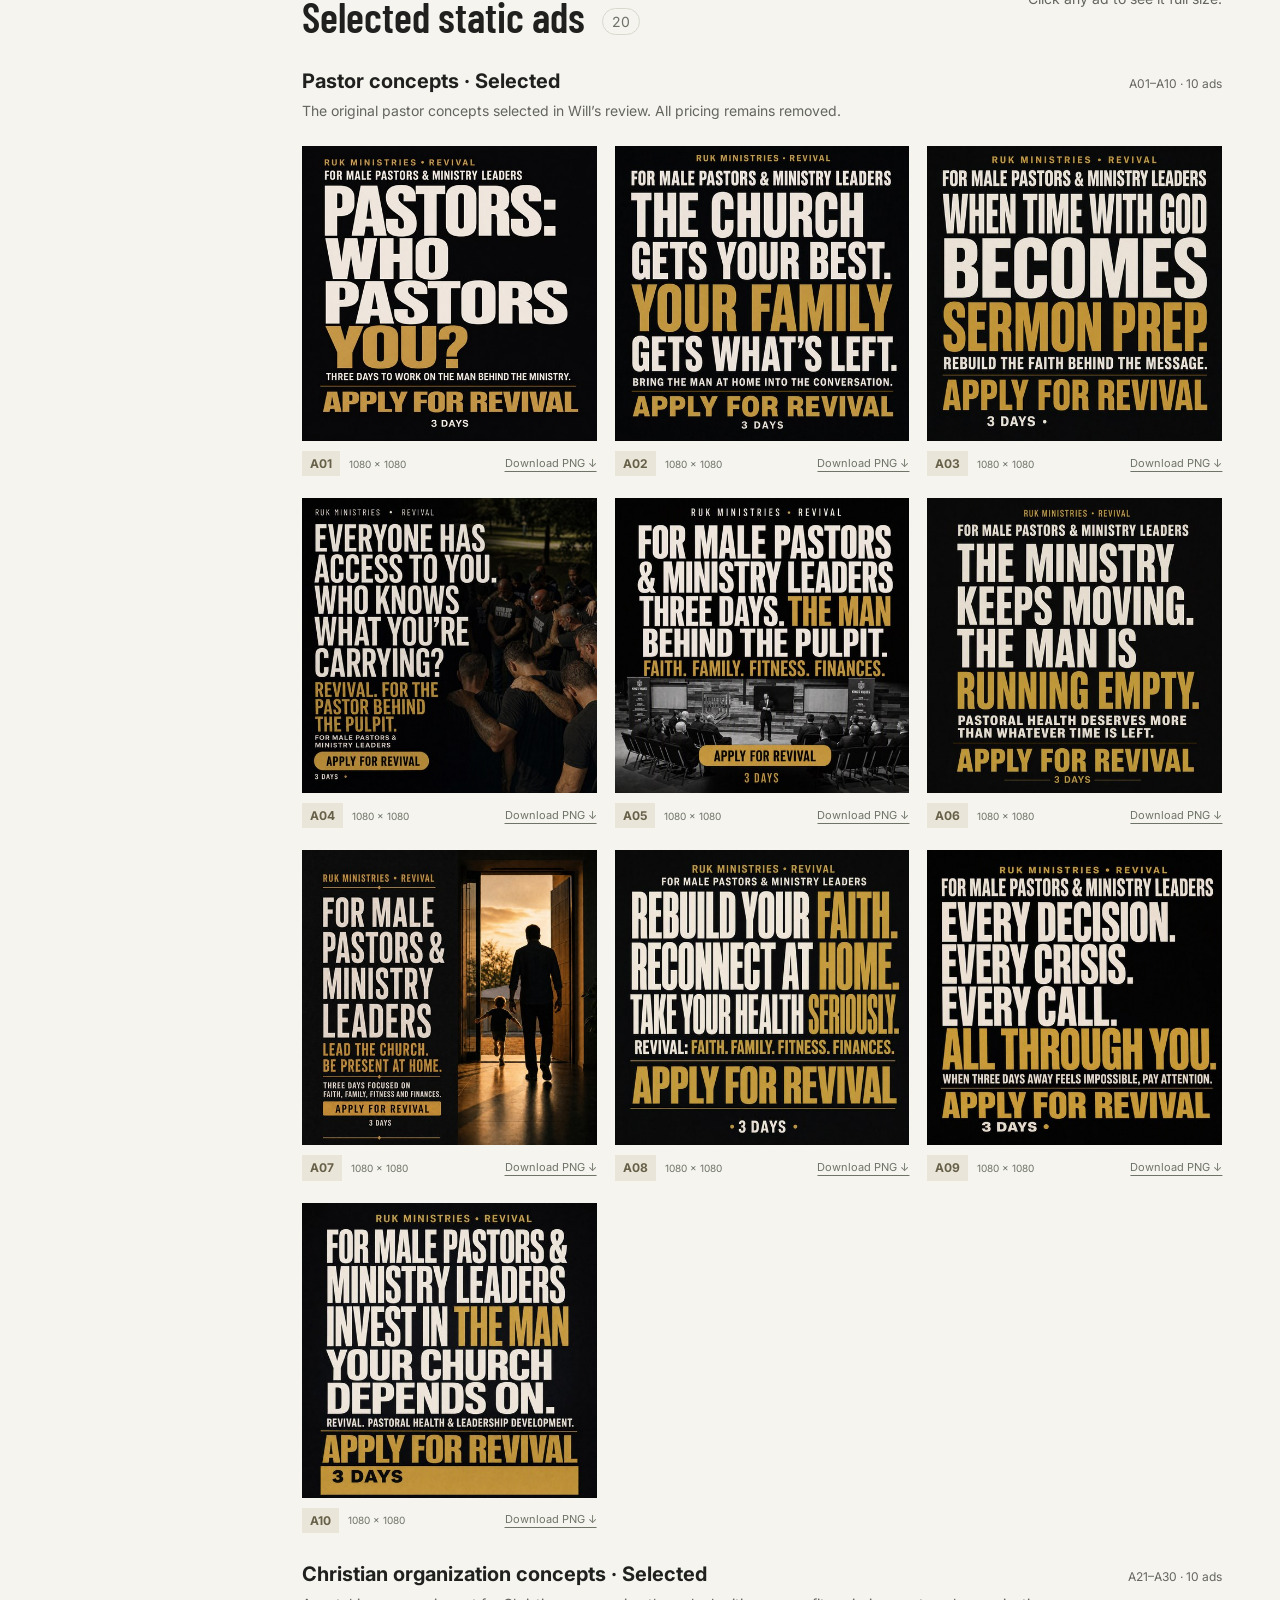
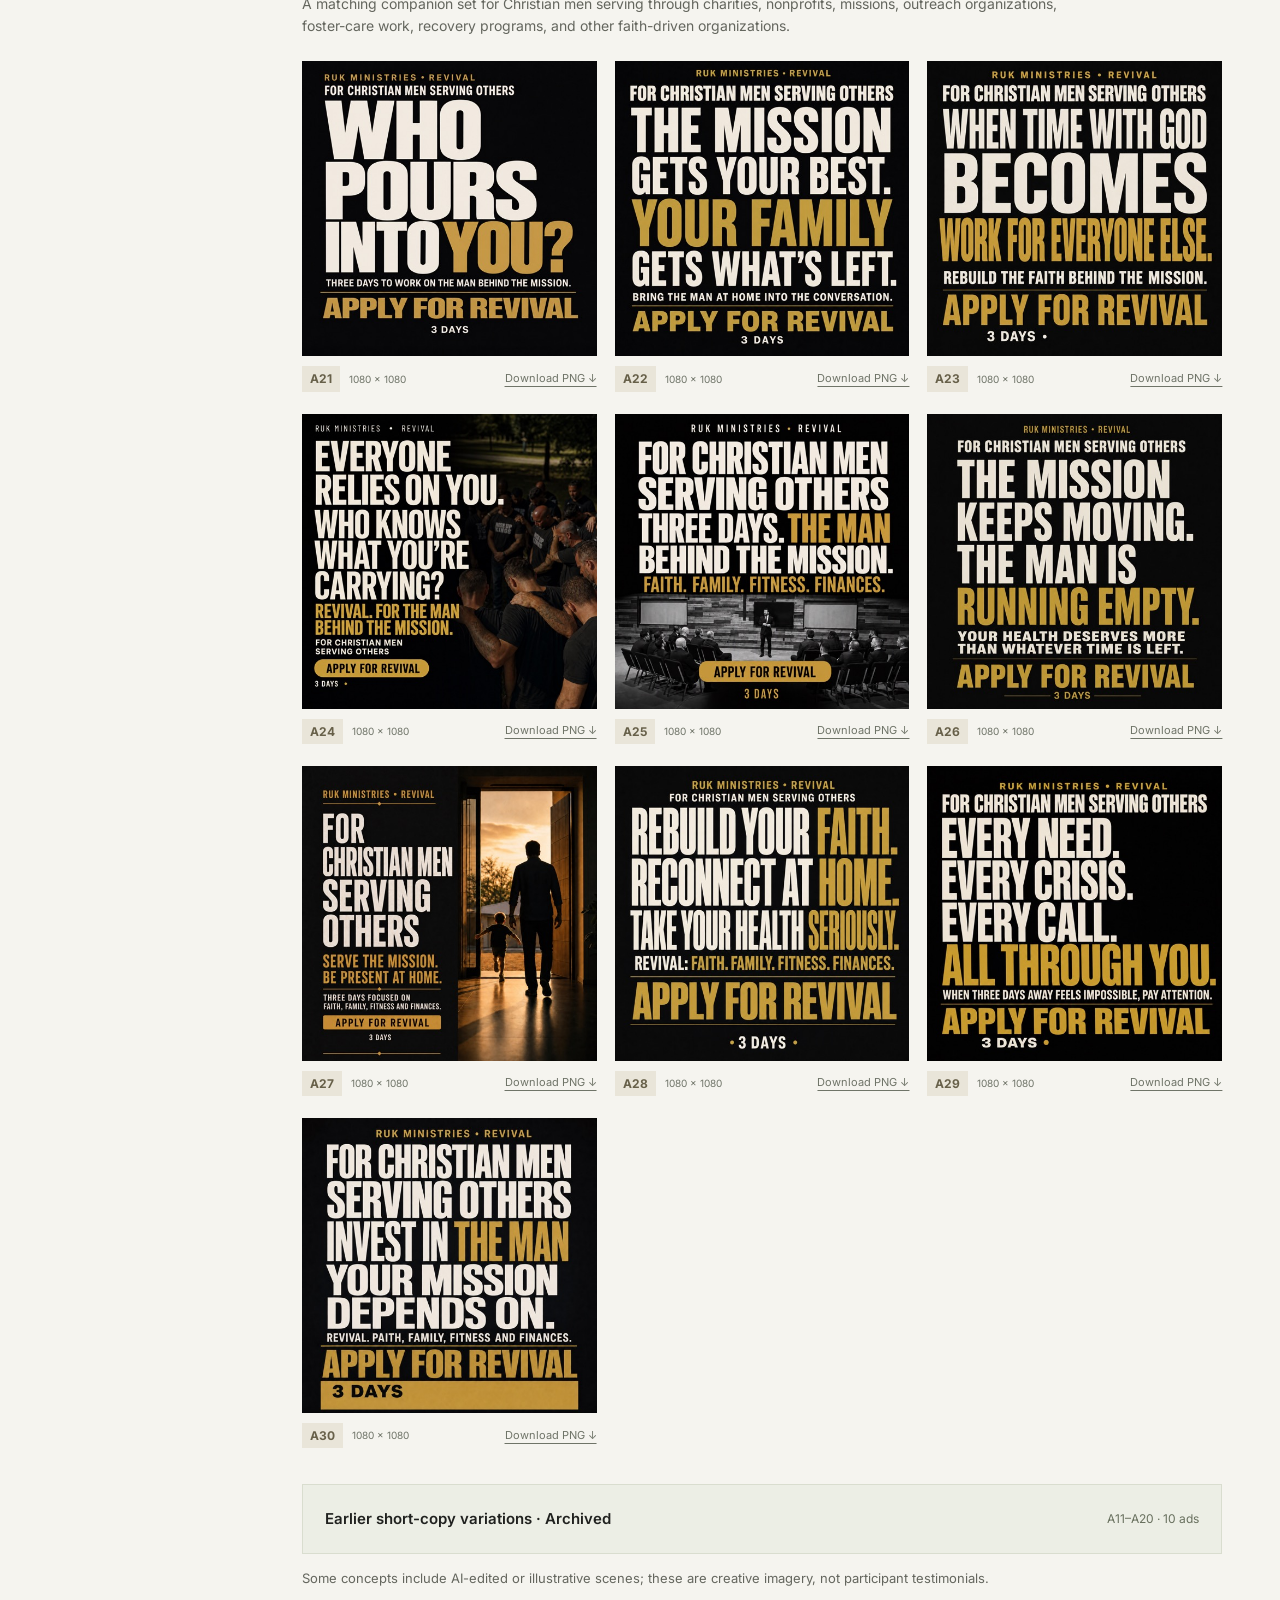
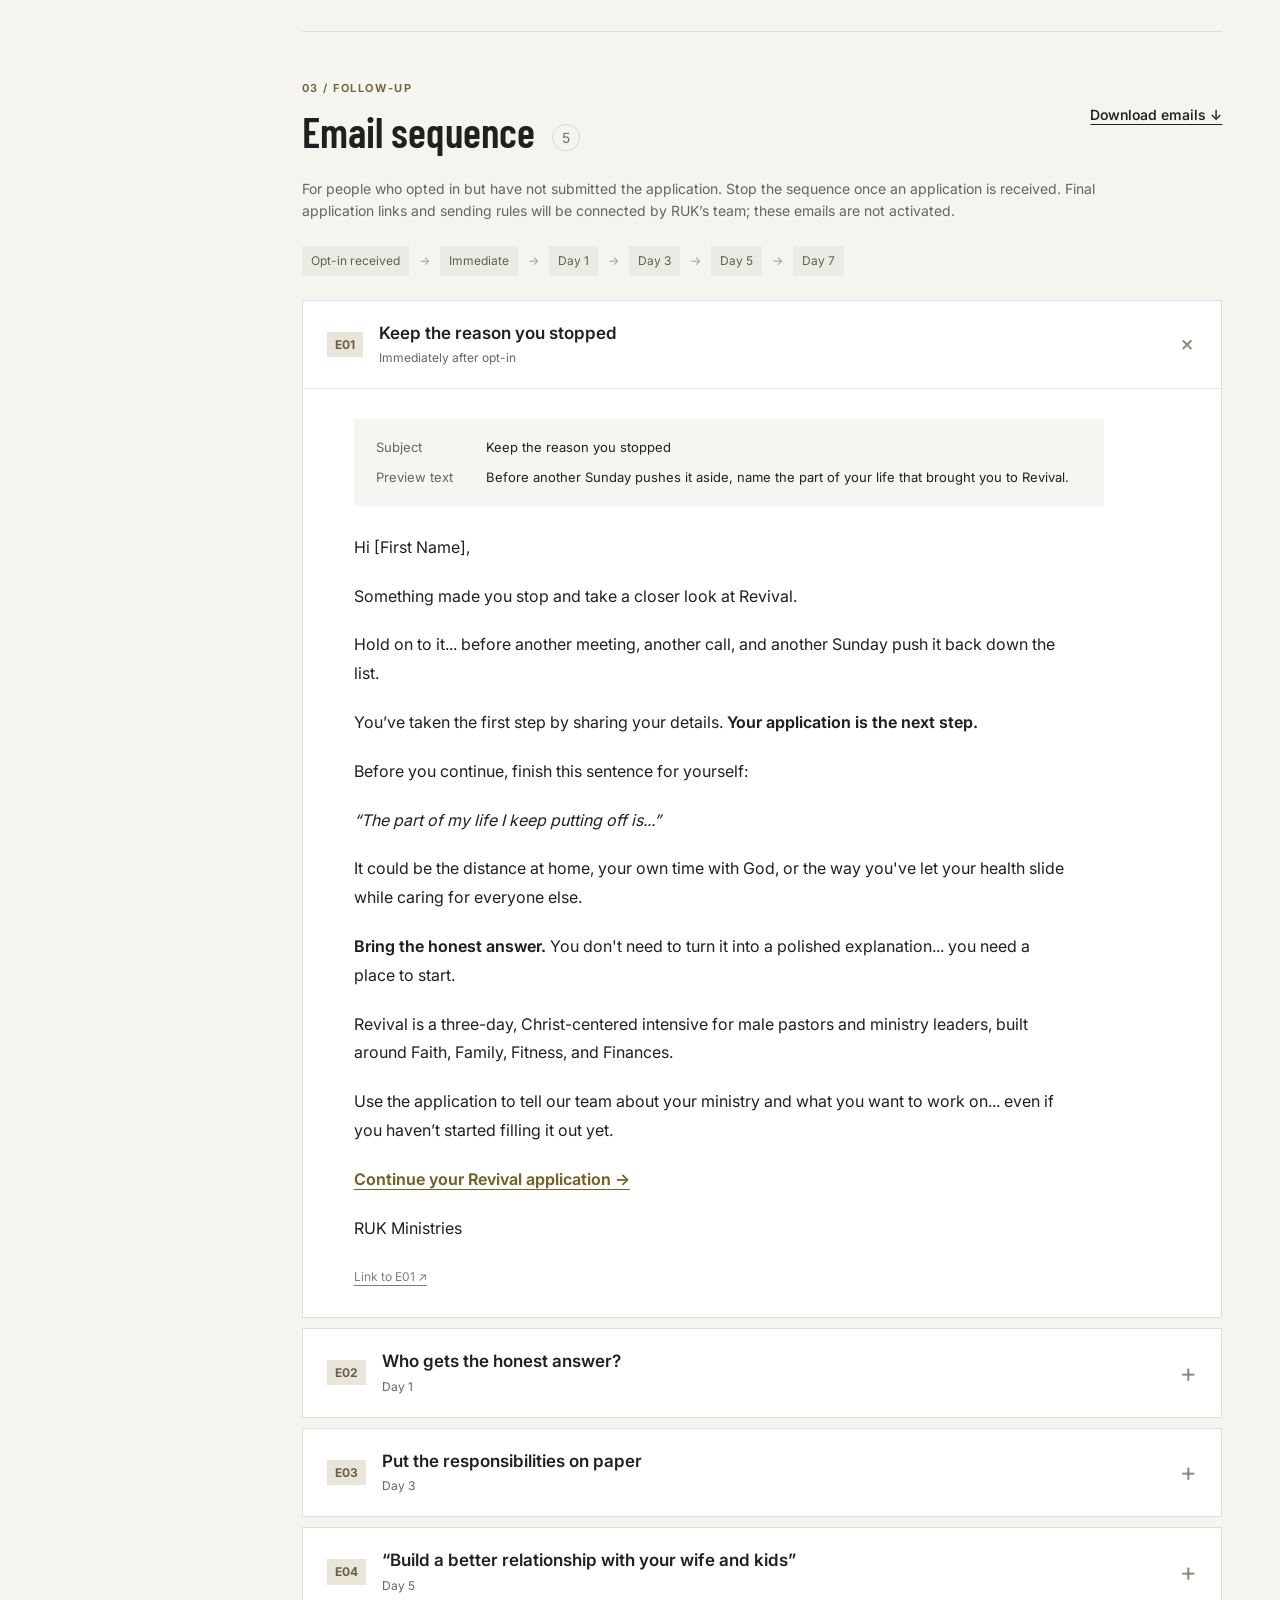
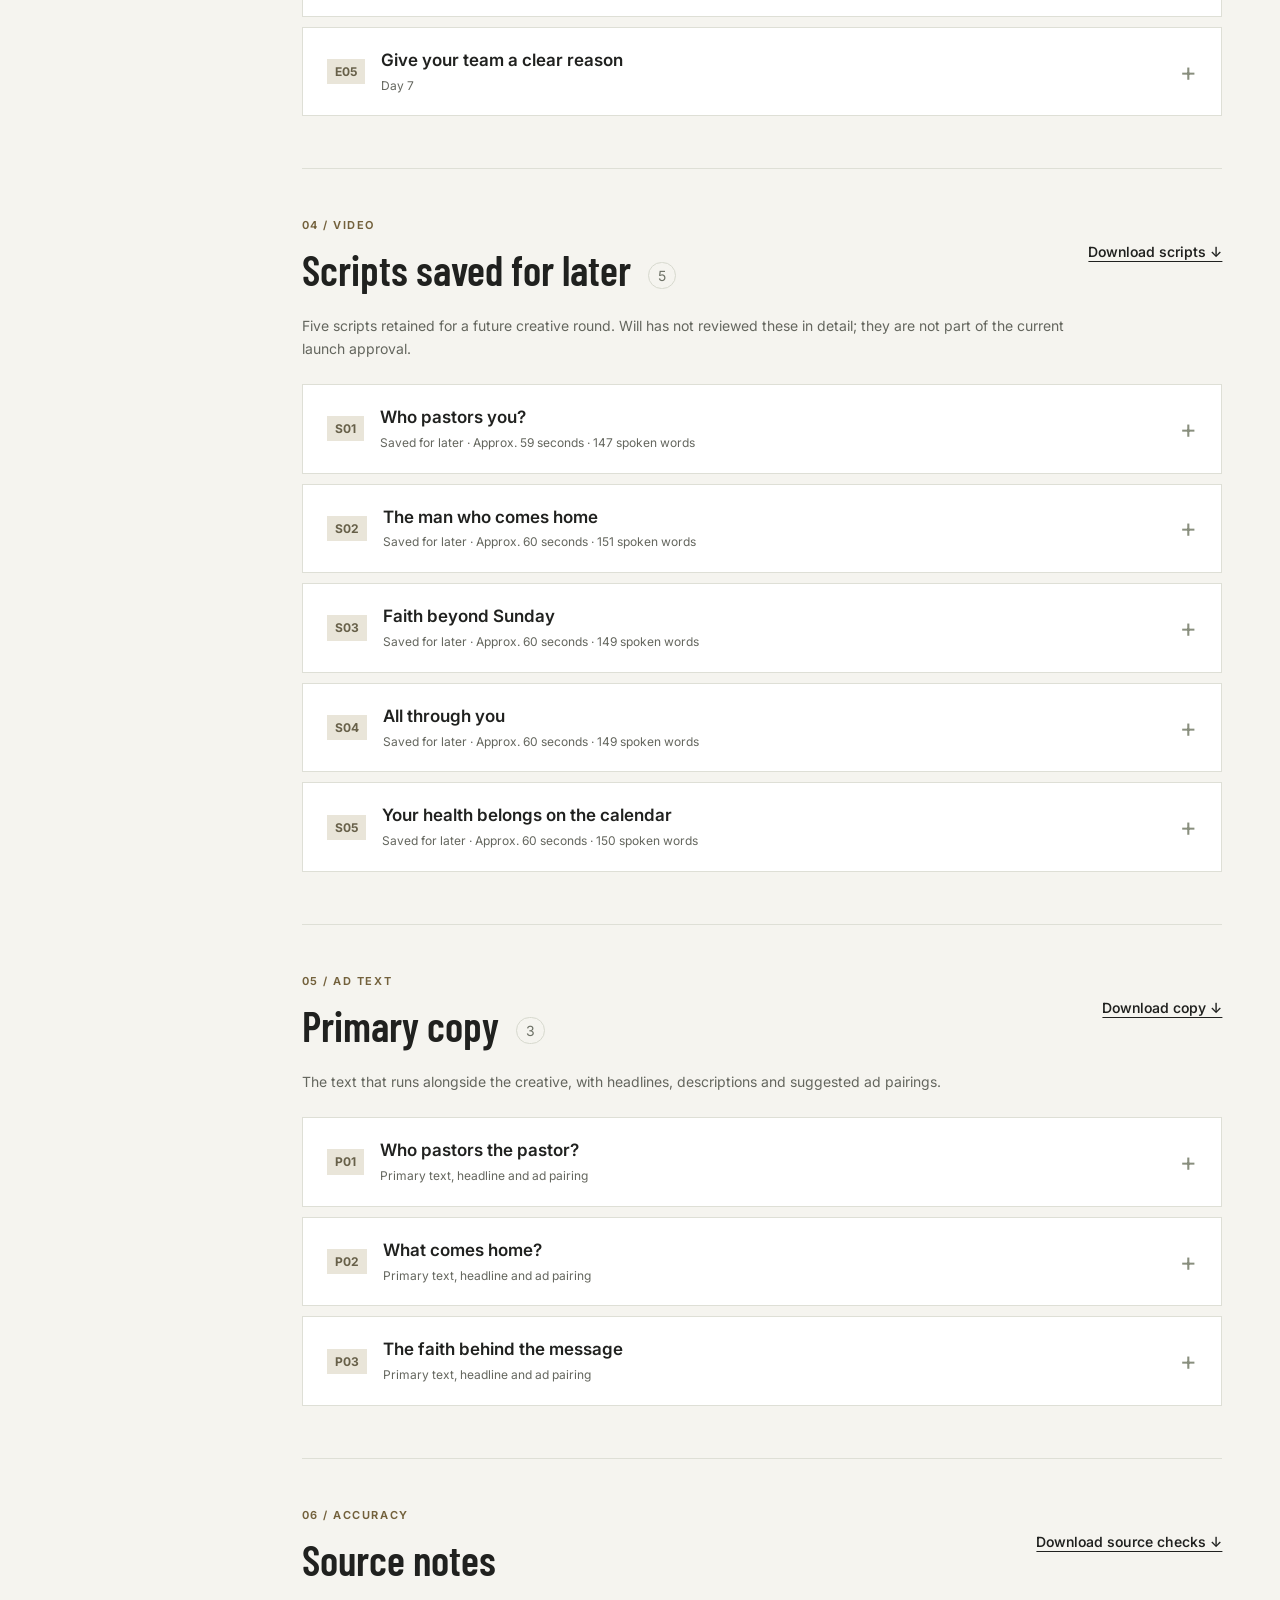
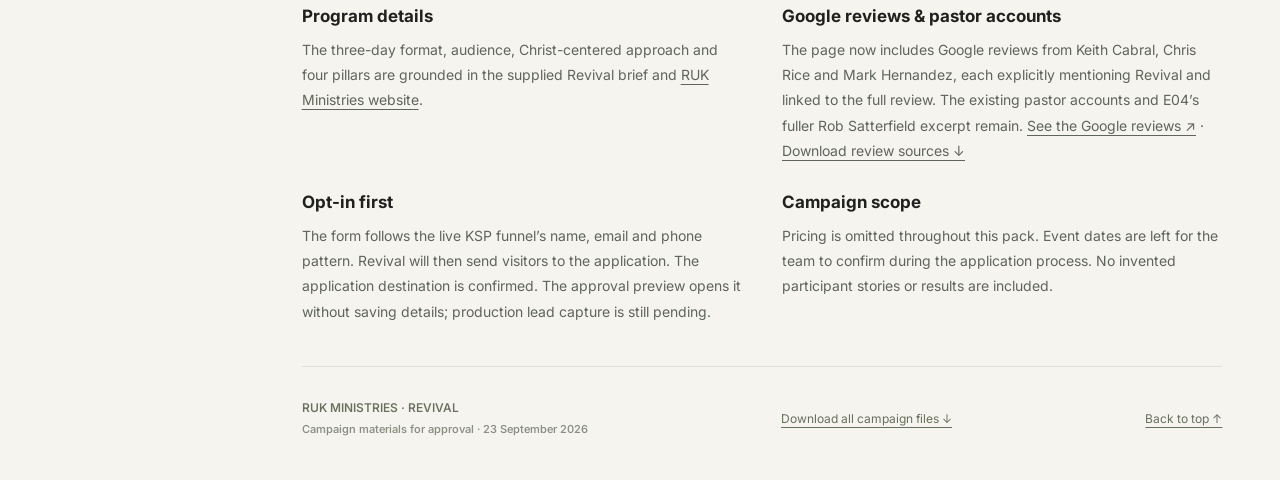
<file: docs/review/index.html>
<!doctype html>
<html lang="en"><head><meta charset="utf-8"><meta name="viewport" content="width=device-width,initial-scale=1"><meta name="robots" content="noindex,nofollow"><title>Revival Campaign | Rise Up Kings Approval</title><meta name="description" content="Review the revised Revival landing pages, 20 selected ads, five opt-in emails and three primary-copy options. Earlier ads and scripts are retained for later."><link rel="icon" href="../images/ruk-logo.webp"><link rel="stylesheet" href="review.css"></head>
<body><a class="skip" href="#main">Skip to campaign materials</a>
<aside class="sidebar"><a class="brand" href="#overview"><img src="../images/ruk-logo.webp" alt="Rise Up Kings" width="152" height="72"><span>RUK MINISTRIES</span></a><div class="sidebar-title">REVIVAL<span>Campaign review</span></div><nav aria-label="Campaign materials"><a href="#landing">01 <span>Landing pages</span><span>2</span></a><a href="#ads">02 <span>Selected ads</span><span>20</span></a><a href="#emails">03 <span>Emails</span><span>5</span></a><a href="#scripts">04 <span>Saved scripts</span><span>5</span></a><a href="#primary">05 <span>Primary copy</span><span>3</span></a><a href="#sources">06 <span>Source notes</span><span>↗</span></a></nav><a class="sidebar-download" href="downloads/revival-campaign.zip" download>Download campaign ↓<small>ZIP · All campaign files</small></a><p class="sidebar-note">Prepared for Rise Up Kings<br>25 September 2026</p></aside>
<main id="main"><header id="overview"><div class="eyebrow">RISE UP KINGS / RUK MINISTRIES</div><div class="header-line"><h1>Revival campaign</h1><span class="status"><i></i> REVISED FOR REVIEW</span></div><p class="intro">Two audience-specific landing pages: the original pastor campaign and a broader variant for Christian men serving through charities, nonprofits, missions, outreach organizations, and other faith-driven work.</p><div class="review-note">For feedback, reference the page or item number — for example “Christian organization page,” <a href="#A11">A11</a>, <a href="#E01">E01</a> or <a href="#S02">S02</a> — and the change you’d like.</div></header>
<section id="landing"><div class="section-heading"><div><span class="eyebrow">01 / THE DESTINATIONS</span><h2>Landing pages <span class="count">2</span></h2></div></div><div class="landing-variants"><div><div class="landing-card"><div class="landing-text"><span class="eyebrow">PASTOR CAMPAIGN</span><h3>The man behind<br>the ministry.</h3><p>The original audience-specific campaign for male pastors and church ministry leaders.</p><a href="../" target="_blank" rel="noopener">Open pastor control ↗</a><div class="headline-tests"><strong>Approved headline tests</strong><a href="../pastor-reignite.html" target="_blank" rel="noopener">V1 · Reignite your passion ↗</a><a href="../pastor-burnout.html" target="_blank" rel="noopener">V2 · Burned-out pastors ↗</a><a href="downloads/revival-headline-test-plan.md" download>Download test plan ↓</a></div></div><img src="../images/revival-room.jpg" alt="Prayer imagery published by RUK Ministries" width="800" height="530"></div><details class="page-preview"><summary>Preview the pastor control here <span aria-hidden="true">+</span></summary><iframe title="Pastor Revival landing page preview" src="../" loading="lazy"></iframe></details></div><div><div class="landing-card"><div class="landing-text"><span class="eyebrow">CHRISTIAN ORGANIZATION CAMPAIGN</span><h3>Strengthen the man<br>behind the mission.</h3><p>A broader message for Christian men serving through charities, nonprofits, missions, outreach organizations, foster-care work, recovery programs, and community programs.</p><a href="../leaders.html" target="_blank" rel="noopener">Open organization page ↗</a></div><img src="../images/revival-room.jpg" alt="Prayer imagery published by RUK Ministries" width="800" height="530"></div><details class="page-preview"><summary>Preview the organization page here <span aria-hidden="true">+</span></summary><iframe title="Christian organization Revival landing page preview" src="../leaders.html" loading="lazy"></iframe></details></div></div><p class="small-note">Approval previews demonstrate the flow without sending or saving details. Continue opens the confirmed Revival application. GTM-WJW6VTZ is installed. RUK’s team still needs to connect lead capture and confirm conversion tags before launch.</p></section>
<section id="ads"><div class="section-heading"><div><span class="eyebrow">02 / CREATIVE</span><h2>Selected static ads <span class="count">20</span></h2></div><span class="section-detail">Click any ad to see it full size.</span></div><div class="group-heading"><h3>Pastor concepts · Selected</h3><span>A01–A10 · 10 ads</span></div><p class="section-intro">The original pastor concepts selected in Will’s review. All pricing remains removed.</p><div class="ad-grid"><article class="ad" id="A01"><a class="art" href="ads/01-who-pastors-you-no-price.png" target="_blank" rel="noopener" aria-label="Open A01: PASTORS: WHO PASTORS YOU? at full size"><img src="thumbnails/01-who-pastors-you-no-price.jpg" alt="A01: PASTORS: WHO PASTORS YOU?" width="540" height="540" loading="lazy"></a><div class="ad-caption"><a class="ref" href="#A01">A01</a><span>1080 × 1080</span><a href="ads/01-who-pastors-you-no-price.png" download>Download PNG ↓</a></div></article><article class="ad" id="A02"><a class="art" href="ads/02-family-leftovers-no-price.png" target="_blank" rel="noopener" aria-label="Open A02: THE CHURCH GETS YOUR BEST. YOUR FAMILY GETS WHAT’S LEFT. at full size"><img src="thumbnails/02-family-leftovers-no-price.jpg" alt="A02: THE CHURCH GETS YOUR BEST. YOUR FAMILY GETS WHAT’S LEFT." width="540" height="540" loading="lazy"></a><div class="ad-caption"><a class="ref" href="#A02">A02</a><span>1080 × 1080</span><a href="ads/02-family-leftovers-no-price.png" download>Download PNG ↓</a></div></article><article class="ad" id="A03"><a class="art" href="ads/03-sermon-prep-no-price.png" target="_blank" rel="noopener" aria-label="Open A03: WHEN TIME WITH GOD BECOMES SERMON PREP. at full size"><img src="thumbnails/03-sermon-prep-no-price.jpg" alt="A03: WHEN TIME WITH GOD BECOMES SERMON PREP." width="540" height="540" loading="lazy"></a><div class="ad-caption"><a class="ref" href="#A03">A03</a><span>1080 × 1080</span><a href="ads/03-sermon-prep-no-price.png" download>Download PNG ↓</a></div></article><article class="ad" id="A04"><a class="art" href="ads/04-everyone-has-access-no-price.png" target="_blank" rel="noopener" aria-label="Open A04: EVERYONE HAS ACCESS TO YOU. WHO KNOWS WHAT YOU’RE CARRYING? at full size"><img src="thumbnails/04-everyone-has-access-no-price.jpg" alt="A04: EVERYONE HAS ACCESS TO YOU. WHO KNOWS WHAT YOU’RE CARRYING?" width="540" height="540" loading="lazy"></a><div class="ad-caption"><a class="ref" href="#A04">A04</a><span>1080 × 1080</span><a href="ads/04-everyone-has-access-no-price.png" download>Download PNG ↓</a></div></article><article class="ad" id="A05"><a class="art" href="ads/05-three-days-no-price.png" target="_blank" rel="noopener" aria-label="Open A05: THREE DAYS. THE MAN BEHIND THE PULPIT. at full size"><img src="thumbnails/05-three-days-no-price.jpg" alt="A05: THREE DAYS. THE MAN BEHIND THE PULPIT." width="540" height="540" loading="lazy"></a><div class="ad-caption"><a class="ref" href="#A05">A05</a><span>1080 × 1080</span><a href="ads/05-three-days-no-price.png" download>Download PNG ↓</a></div></article><article class="ad" id="A06"><a class="art" href="ads/06-running-empty-no-price.png" target="_blank" rel="noopener" aria-label="Open A06: THE MINISTRY KEEPS MOVING. THE MAN IS RUNNING EMPTY. at full size"><img src="thumbnails/06-running-empty-no-price.jpg" alt="A06: THE MINISTRY KEEPS MOVING. THE MAN IS RUNNING EMPTY." width="540" height="540" loading="lazy"></a><div class="ad-caption"><a class="ref" href="#A06">A06</a><span>1080 × 1080</span><a href="ads/06-running-empty-no-price.png" download>Download PNG ↓</a></div></article><article class="ad" id="A07"><a class="art" href="ads/07-present-at-home-no-price.png" target="_blank" rel="noopener" aria-label="Open A07: LEAD THE CHURCH. BE PRESENT AT HOME. at full size"><img src="thumbnails/07-present-at-home-no-price.jpg" alt="A07: LEAD THE CHURCH. BE PRESENT AT HOME." width="540" height="540" loading="lazy"></a><div class="ad-caption"><a class="ref" href="#A07">A07</a><span>1080 × 1080</span><a href="ads/07-present-at-home-no-price.png" download>Download PNG ↓</a></div></article><article class="ad" id="A08"><a class="art" href="ads/08-four-pillars-no-price.png" target="_blank" rel="noopener" aria-label="Open A08: REBUILD YOUR FAITH. RECONNECT AT HOME. TAKE YOUR HEALTH SERIOUSLY. at full size"><img src="thumbnails/08-four-pillars-no-price.jpg" alt="A08: REBUILD YOUR FAITH. RECONNECT AT HOME. TAKE YOUR HEALTH SERIOUSLY." width="540" height="540" loading="lazy"></a><div class="ad-caption"><a class="ref" href="#A08">A08</a><span>1080 × 1080</span><a href="ads/08-four-pillars-no-price.png" download>Download PNG ↓</a></div></article><article class="ad" id="A09"><a class="art" href="ads/09-every-decision-no-price.png" target="_blank" rel="noopener" aria-label="Open A09: EVERY DECISION. EVERY CRISIS. EVERY CALL. ALL THROUGH YOU. at full size"><img src="thumbnails/09-every-decision-no-price.jpg" alt="A09: EVERY DECISION. EVERY CRISIS. EVERY CALL. ALL THROUGH YOU." width="540" height="540" loading="lazy"></a><div class="ad-caption"><a class="ref" href="#A09">A09</a><span>1080 × 1080</span><a href="ads/09-every-decision-no-price.png" download>Download PNG ↓</a></div></article><article class="ad" id="A10"><a class="art" href="ads/10-church-investment-no-price.png" target="_blank" rel="noopener" aria-label="Open A10: INVEST IN THE MAN YOUR CHURCH DEPENDS ON. at full size"><img src="thumbnails/10-church-investment-no-price.jpg" alt="A10: INVEST IN THE MAN YOUR CHURCH DEPENDS ON." width="540" height="540" loading="lazy"></a><div class="ad-caption"><a class="ref" href="#A10">A10</a><span>1080 × 1080</span><a href="ads/10-church-investment-no-price.png" download>Download PNG ↓</a></div></article></div><div class="group-heading"><h3>Christian organization concepts · Selected</h3><span>A21–A30 · 10 ads</span></div><p class="section-intro">A matching companion set for Christian men serving through charities, nonprofits, missions, outreach organizations, foster-care work, recovery programs, and other faith-driven organizations.</p><div class="ad-grid"><article class="ad" id="A21"><a class="art" href="ads/21-who-pours-into-you-org.png" target="_blank" rel="noopener" aria-label="Open A21: WHO POURS INTO YOU? at full size"><img src="thumbnails/21-who-pours-into-you-org.jpg" alt="A21: WHO POURS INTO YOU?" width="540" height="540" loading="lazy"></a><div class="ad-caption"><a class="ref" href="#A21">A21</a><span>1080 × 1080</span><a href="ads/21-who-pours-into-you-org.png" download>Download PNG ↓</a></div></article><article class="ad" id="A22"><a class="art" href="ads/22-mission-family-leftovers-org.png" target="_blank" rel="noopener" aria-label="Open A22: THE MISSION GETS YOUR BEST. YOUR FAMILY GETS WHAT’S LEFT. at full size"><img src="thumbnails/22-mission-family-leftovers-org.jpg" alt="A22: THE MISSION GETS YOUR BEST. YOUR FAMILY GETS WHAT’S LEFT." width="540" height="540" loading="lazy"></a><div class="ad-caption"><a class="ref" href="#A22">A22</a><span>1080 × 1080</span><a href="ads/22-mission-family-leftovers-org.png" download>Download PNG ↓</a></div></article><article class="ad" id="A23"><a class="art" href="ads/23-time-with-god-org.png" target="_blank" rel="noopener" aria-label="Open A23: WHEN TIME WITH GOD BECOMES WORK FOR EVERYONE ELSE. at full size"><img src="thumbnails/23-time-with-god-org.jpg" alt="A23: WHEN TIME WITH GOD BECOMES WORK FOR EVERYONE ELSE." width="540" height="540" loading="lazy"></a><div class="ad-caption"><a class="ref" href="#A23">A23</a><span>1080 × 1080</span><a href="ads/23-time-with-god-org.png" download>Download PNG ↓</a></div></article><article class="ad" id="A24"><a class="art" href="ads/24-who-knows-what-youre-carrying-org.png" target="_blank" rel="noopener" aria-label="Open A24: EVERYONE RELIES ON YOU. WHO KNOWS WHAT YOU’RE CARRYING? at full size"><img src="thumbnails/24-who-knows-what-youre-carrying-org.jpg" alt="A24: EVERYONE RELIES ON YOU. WHO KNOWS WHAT YOU’RE CARRYING?" width="540" height="540" loading="lazy"></a><div class="ad-caption"><a class="ref" href="#A24">A24</a><span>1080 × 1080</span><a href="ads/24-who-knows-what-youre-carrying-org.png" download>Download PNG ↓</a></div></article><article class="ad" id="A25"><a class="art" href="ads/25-man-behind-mission-org.png" target="_blank" rel="noopener" aria-label="Open A25: THREE DAYS. THE MAN BEHIND THE MISSION. at full size"><img src="thumbnails/25-man-behind-mission-org.jpg" alt="A25: THREE DAYS. THE MAN BEHIND THE MISSION." width="540" height="540" loading="lazy"></a><div class="ad-caption"><a class="ref" href="#A25">A25</a><span>1080 × 1080</span><a href="ads/25-man-behind-mission-org.png" download>Download PNG ↓</a></div></article><article class="ad" id="A26"><a class="art" href="ads/26-mission-running-empty-org.png" target="_blank" rel="noopener" aria-label="Open A26: THE MISSION KEEPS MOVING. THE MAN IS RUNNING EMPTY. at full size"><img src="thumbnails/26-mission-running-empty-org.jpg" alt="A26: THE MISSION KEEPS MOVING. THE MAN IS RUNNING EMPTY." width="540" height="540" loading="lazy"></a><div class="ad-caption"><a class="ref" href="#A26">A26</a><span>1080 × 1080</span><a href="ads/26-mission-running-empty-org.png" download>Download PNG ↓</a></div></article><article class="ad" id="A27"><a class="art" href="ads/27-serve-mission-present-home-org.png" target="_blank" rel="noopener" aria-label="Open A27: SERVE THE MISSION. BE PRESENT AT HOME. at full size"><img src="thumbnails/27-serve-mission-present-home-org.jpg" alt="A27: SERVE THE MISSION. BE PRESENT AT HOME." width="540" height="540" loading="lazy"></a><div class="ad-caption"><a class="ref" href="#A27">A27</a><span>1080 × 1080</span><a href="ads/27-serve-mission-present-home-org.png" download>Download PNG ↓</a></div></article><article class="ad" id="A28"><a class="art" href="ads/28-four-pillars-org.png" target="_blank" rel="noopener" aria-label="Open A28: REBUILD YOUR FAITH. RECONNECT AT HOME. TAKE YOUR HEALTH SERIOUSLY. at full size"><img src="thumbnails/28-four-pillars-org.jpg" alt="A28: REBUILD YOUR FAITH. RECONNECT AT HOME. TAKE YOUR HEALTH SERIOUSLY." width="540" height="540" loading="lazy"></a><div class="ad-caption"><a class="ref" href="#A28">A28</a><span>1080 × 1080</span><a href="ads/28-four-pillars-org.png" download>Download PNG ↓</a></div></article><article class="ad" id="A29"><a class="art" href="ads/29-every-need-every-crisis-org.png" target="_blank" rel="noopener" aria-label="Open A29: EVERY NEED. EVERY CRISIS. EVERY CALL. ALL THROUGH YOU. at full size"><img src="thumbnails/29-every-need-every-crisis-org.jpg" alt="A29: EVERY NEED. EVERY CRISIS. EVERY CALL. ALL THROUGH YOU." width="540" height="540" loading="lazy"></a><div class="ad-caption"><a class="ref" href="#A29">A29</a><span>1080 × 1080</span><a href="ads/29-every-need-every-crisis-org.png" download>Download PNG ↓</a></div></article><article class="ad" id="A30"><a class="art" href="ads/30-invest-man-mission-org.png" target="_blank" rel="noopener" aria-label="Open A30: INVEST IN THE MAN YOUR MISSION DEPENDS ON. at full size"><img src="thumbnails/30-invest-man-mission-org.jpg" alt="A30: INVEST IN THE MAN YOUR MISSION DEPENDS ON." width="540" height="540" loading="lazy"></a><div class="ad-caption"><a class="ref" href="#A30">A30</a><span>1080 × 1080</span><a href="ads/30-invest-man-mission-org.png" download>Download PNG ↓</a></div></article></div><details class="archived-ads"><summary>Earlier short-copy variations · Archived <span>A11–A20 · 10 ads</span></summary><p class="section-intro">Retained for reference. These are not part of the selected ad sets.</p><div class="ad-grid"><article class="ad" id="A11"><a class="art" href="ads/11-who-pastors-you.png" target="_blank" rel="noopener" aria-label="Open A11: PASTORS: WHO PASTORS YOU? at full size"><img src="thumbnails/11-who-pastors-you.jpg" alt="A11: PASTORS: WHO PASTORS YOU?" width="540" height="540" loading="lazy"></a><div class="ad-caption"><a class="ref" href="#A11">A11</a><span>1080 × 1080</span><a href="ads/11-who-pastors-you.png" download>Download PNG ↓</a></div></article><article class="ad" id="A12"><a class="art" href="ads/12-family-needs-you.png" target="_blank" rel="noopener" aria-label="Open A12: YOUR FAMILY NEEDS YOU. at full size"><img src="thumbnails/12-family-needs-you.jpg" alt="A12: YOUR FAMILY NEEDS YOU." width="540" height="540" loading="lazy"></a><div class="ad-caption"><a class="ref" href="#A12">A12</a><span>1080 × 1080</span><a href="ads/12-family-needs-you.png" download>Download PNG ↓</a></div></article><article class="ad" id="A13"><a class="art" href="ads/13-faith-beyond-sunday.png" target="_blank" rel="noopener" aria-label="Open A13: FAITH BEYOND SUNDAY. at full size"><img src="thumbnails/13-faith-beyond-sunday.jpg" alt="A13: FAITH BEYOND SUNDAY." width="540" height="540" loading="lazy"></a><div class="ad-caption"><a class="ref" href="#A13">A13</a><span>1080 × 1080</span><a href="ads/13-faith-beyond-sunday.png" download>Download PNG ↓</a></div></article><article class="ad" id="A14"><a class="art" href="ads/14-carry-it-alone.png" target="_blank" rel="noopener" aria-label="Open A14: YOU DON’T HAVE TO CARRY IT ALONE. at full size"><img src="thumbnails/14-carry-it-alone.jpg" alt="A14: YOU DON’T HAVE TO CARRY IT ALONE." width="540" height="540" loading="lazy"></a><div class="ad-caption"><a class="ref" href="#A14">A14</a><span>1080 × 1080</span><a href="ads/14-carry-it-alone.png" download>Download PNG ↓</a></div></article><article class="ad" id="A15"><a class="art" href="ads/15-behind-the-pulpit.png" target="_blank" rel="noopener" aria-label="Open A15: THE MAN BEHIND THE PULPIT. at full size"><img src="thumbnails/15-behind-the-pulpit.jpg" alt="A15: THE MAN BEHIND THE PULPIT." width="540" height="540" loading="lazy"></a><div class="ad-caption"><a class="ref" href="#A15">A15</a><span>1080 × 1080</span><a href="ads/15-behind-the-pulpit.png" download>Download PNG ↓</a></div></article><article class="ad" id="A16"><a class="art" href="ads/16-still-called.png" target="_blank" rel="noopener" aria-label="Open A16: STILL CALLED. RUNNING EMPTY. at full size"><img src="thumbnails/16-still-called.jpg" alt="A16: STILL CALLED. RUNNING EMPTY." width="540" height="540" loading="lazy"></a><div class="ad-caption"><a class="ref" href="#A16">A16</a><span>1080 × 1080</span><a href="ads/16-still-called.png" download>Download PNG ↓</a></div></article><article class="ad" id="A17"><a class="art" href="ads/17-present-at-home.png" target="_blank" rel="noopener" aria-label="Open A17: BE PRESENT AT HOME. at full size"><img src="thumbnails/17-present-at-home.jpg" alt="A17: BE PRESENT AT HOME." width="540" height="540" loading="lazy"></a><div class="ad-caption"><a class="ref" href="#A17">A17</a><span>1080 × 1080</span><a href="ads/17-present-at-home.png" download>Download PNG ↓</a></div></article><article class="ad" id="A18"><a class="art" href="ads/18-health-calendar.png" target="_blank" rel="noopener" aria-label="Open A18: YOUR HEALTH BELONGS ON THE CALENDAR. at full size"><img src="thumbnails/18-health-calendar.jpg" alt="A18: YOUR HEALTH BELONGS ON THE CALENDAR." width="540" height="540" loading="lazy"></a><div class="ad-caption"><a class="ref" href="#A18">A18</a><span>1080 × 1080</span><a href="ads/18-health-calendar.png" download>Download PNG ↓</a></div></article><article class="ad" id="A19"><a class="art" href="ads/19-always-on-call.png" target="_blank" rel="noopener" aria-label="Open A19: ALWAYS ON CALL? at full size"><img src="thumbnails/19-always-on-call.jpg" alt="A19: ALWAYS ON CALL?" width="540" height="540" loading="lazy"></a><div class="ad-caption"><a class="ref" href="#A19">A19</a><span>1080 × 1080</span><a href="ads/19-always-on-call.png" download>Download PNG ↓</a></div></article><article class="ad" id="A20"><a class="art" href="ads/20-make-time.png" target="_blank" rel="noopener" aria-label="Open A20: MAKE TIME FOR THE MAN. at full size"><img src="thumbnails/20-make-time.jpg" alt="A20: MAKE TIME FOR THE MAN." width="540" height="540" loading="lazy"></a><div class="ad-caption"><a class="ref" href="#A20">A20</a><span>1080 × 1080</span><a href="ads/20-make-time.png" download>Download PNG ↓</a></div></article></div></details><p class="small-note">Some concepts include AI-edited or illustrative scenes; these are creative imagery, not participant testimonials.</p></section>
<section id="emails"><div class="section-heading"><div><span class="eyebrow">03 / FOLLOW-UP</span><h2>Email sequence <span class="count">5</span></h2></div><a class="text-link" href="downloads/emails.md" download>Download emails ↓</a></div><p class="section-intro">For people who opted in but have not submitted the application. Stop the sequence once an application is received. Final application links and sending rules will be connected by RUK’s team; these emails are not activated.</p><div class="sequence"><span>Opt-in received</span><b>→</b><span>Immediate</span><b>→</b><span>Day 1</span><b>→</b><span>Day 3</span><b>→</b><span>Day 5</span><b>→</b><span>Day 7</span></div><details class="copy-item" id="E01" open><summary><span class="ref">E01</span><span class="summary-title">Keep the reason you stopped<small>Immediately after opt-in</small></span><span class="toggle" aria-hidden="true">+</span></summary><div class="copy-inner"><dl class="email-meta"><dt>Subject</dt><dd>Keep the reason you stopped</dd><dt>Preview text</dt><dd>Before another Sunday pushes it aside, name the part of your life that brought you to Revival.</dd></dl><div class="prose"><p>Hi [First Name],</p><p>Something made you stop and take a closer look at Revival.</p><p>Hold on to it... before another meeting, another call, and another Sunday push it back down the list.</p><p>You’ve taken the first step by sharing your details. <strong>Your application is the next step.</strong></p><p>Before you continue, finish this sentence for yourself:</p><p><em>“The part of my life I keep putting off is...”</em></p><p>It could be the distance at home, your own time with God, or the way you&#x27;ve let your health slide while caring for everyone else.</p><p><strong>Bring the honest answer.</strong> You don&#x27;t need to turn it into a polished explanation... you need a place to start.</p><p>Revival is a three-day, Christ-centered intensive for male pastors and ministry leaders, built around Faith, Family, Fitness, and Finances.</p><p>Use the application to tell our team about your ministry and what you want to work on... even if you haven’t started filling it out yet.</p><p><a class="email-cta" href="https://go.riseupkings.com/rukminapplication" target="_blank" rel="noopener">Continue your Revival application →</a></p><p>RUK Ministries</p></div><a class="permalink" href="#E01">Link to E01 ↗</a></div></details><details class="copy-item" id="E02" ><summary><span class="ref">E02</span><span class="summary-title">Who gets the honest answer?<small>Day 1</small></span><span class="toggle" aria-hidden="true">+</span></summary><div class="copy-inner"><dl class="email-meta"><dt>Subject</dt><dd>Who gets the honest answer?</dd><dt>Preview text</dt><dd>One practical question for the pastor who hears everyone else’s problems and carries his own.</dd></dl><div class="prose"><p>Hi [First Name],</p><p>Someone asks how you&#x27;re doing, and you say, “Busy, but good.”</p><p>The conversation moves on... and the thing you needed to say stays with you.</p><p>Your title can make that answer feel easier. You&#x27;re used to bringing steadiness into a room, and you don&#x27;t want your own struggles to become somebody else&#x27;s concern.</p><p>But <strong>being relied on doesn&#x27;t remove your need for support.</strong></p><p>Write down the name of one person you trust enough to give a fuller answer.</p><p>Then write the sentence you&#x27;ve been editing in your head... the one about your marriage, your faith, or the weight of another week.</p><p>You decide what to share and with whom. Start by being <em>honest with yourself</em> about what you&#x27;ve been carrying.</p><p>Revival brings male pastors and ministry leaders together for Christ-centered training, experiential work, and brotherhood.</p><p>If this is the part of your life that brought you here... tell our team about it in your application.</p><p><a class="email-cta" href="https://go.riseupkings.com/rukminapplication" target="_blank" rel="noopener">Continue your Revival application →</a></p><p>RUK Ministries</p></div><a class="permalink" href="#E02">Link to E02 ↗</a></div></details><details class="copy-item" id="E03" ><summary><span class="ref">E03</span><span class="summary-title">Put the responsibilities on paper<small>Day 3</small></span><span class="toggle" aria-hidden="true">+</span></summary><div class="copy-inner"><dl class="email-meta"><dt>Subject</dt><dd>Put the responsibilities on paper</dd><dt>Preview text</dt><dd>A clearer way to think about time away, team coverage, and the work that keeps coming to you.</dd></dl><div class="prose"><p>Hi [First Name],</p><p>Three days away looks impossible when every responsibility stays in your head.</p><p>Put them on paper... then look at each one separately.</p><p>For each responsibility, write:</p><ol><li><strong>What actually needs to happen?</strong> Be specific about the task and the deadline.</li><li><strong>Who can own it?</strong> Name a person, rather than writing “the team.”</li><li><strong>What would they need from you first?</strong> Information, a clear decision, or permission to act?</li></ol><p>You may find work that needs preparation. You may find something only you can do... and something you&#x27;ve kept doing because nobody else has been given ownership.</p><p>That gives you a practical starting point for the conversation with your staff, family, or elders.</p><p>Revival is a three-day experience. Use your application to explain your situation. Our team can then talk through the schedule and participation requirements before you make arrangements.</p><p><em>“I can&#x27;t leave”</em> deserves a closer look... with the actual responsibilities in front of you.</p><p><a class="email-cta" href="https://go.riseupkings.com/rukminapplication" target="_blank" rel="noopener">Continue your Revival application →</a></p><p>RUK Ministries</p></div><a class="permalink" href="#E03">Link to E03 ↗</a></div></details><details class="copy-item" id="E04" ><summary><span class="ref">E04</span><span class="summary-title">“Build a better relationship with your wife and kids”<small>Day 5</small></span><span class="toggle" aria-hidden="true">+</span></summary><div class="copy-inner"><dl class="email-meta"><dt>Subject</dt><dd>“Build a better relationship with your wife and kids”</dd><dt>Preview text</dt><dd>Pastor Rob Satterfield describes the community and personal work he found at RUK Revival.</dd></dl><div class="prose"><p>Hi [First Name],</p><p>“I cannot tell you how much RUK Revival meant to me. If you are a pastor and you want to grow in goals, change things up, get past sin, get safe community, and build a better relationship with your wife and kids, RUK is for you. Buckle up and get ready. It&#x27;s life changing.”</p><p>Sr Pastor Rob Satterfield, Oak Hill Baptist, TX</p><p>Notice what Rob chose to talk about... his goals, the things he needed to face, community, and his relationship with his wife and kids.</p><p><strong>The life behind the title.</strong></p><p>Those things can be difficult to put on the agenda when everyone else needs something from you.</p><p>But they’re still there when the service is over... and they deserve an honest answer.</p><p>Pick one thing from Rob’s account that you want to address in your own life.</p><p>Get specific. What keeps happening? What have you been putting off?</p><p>Revival brings Faith, Family, Fitness, and Finances into three days of Christ-centered training, experiential work, and brotherhood.</p><p>Rob’s account is his own. <strong>Your application starts with your circumstances</strong>... and what you want our team to understand before the next conversation.</p><p><a class="email-cta" href="https://go.riseupkings.com/rukminapplication" target="_blank" rel="noopener">Continue your Revival application →</a></p><p>RUK Ministries</p></div><a class="permalink" href="#E04">Link to E04 ↗</a></div></details><details class="copy-item" id="E05" ><summary><span class="ref">E05</span><span class="summary-title">Give your team a clear reason<small>Day 7</small></span><span class="toggle" aria-hidden="true">+</span></summary><div class="copy-inner"><dl class="email-meta"><dt>Subject</dt><dd>Give your team a clear reason</dd><dt>Preview text</dt><dd>How to explain the purpose of attending Revival and the coverage your ministry would need.</dd></dl><div class="prose"><p>Hi [First Name],</p><p>A conversation with your elders goes further when you can explain why you&#x27;re asking for time away.</p><p>Start with the part of your life that needs attention... and connect it to the responsibilities you carry.</p><p>You could put it this way:</p><p><em>“I want to attend Revival because I need to give focused attention to [area of my life]. It&#x27;s a three-day, Christ-centered experience for male pastors and ministry leaders. Before making arrangements, I&#x27;d like us to discuss the purpose and how we would cover my responsibilities.”</em></p><p>Use your own words. <strong>Be specific about the reason.</strong></p><p>Your team can work with a clear explanation... far more easily than a vague request for a few days away.</p><p>Our team can explain the program and help you get the information needed for that conversation.</p><p>You asked about Revival because something deserved attention. Bring that reason back into view... and take the next step.</p><p><a class="email-cta" href="https://go.riseupkings.com/rukminapplication" target="_blank" rel="noopener">Continue your Revival application →</a></p><p>RUK Ministries</p></div><a class="permalink" href="#E05">Link to E05 ↗</a></div></details></section>
<section id="scripts"><div class="section-heading"><div><span class="eyebrow">04 / VIDEO</span><h2>Scripts saved for later <span class="count">5</span></h2></div><a class="text-link" href="downloads/scripts.md" download>Download scripts ↓</a></div><p class="section-intro">Five scripts retained for a future creative round. Will has not reviewed these in detail; they are not part of the current launch approval.</p><details class="copy-item" id="S01"><summary><span class="ref">S01</span><span class="summary-title">Who pastors you?<small>Saved for later · Approx. 59 seconds · 147 spoken words</small></span><span class="toggle" aria-hidden="true">+</span></summary><div class="copy-inner"><div class="prose"><p>You can finish the sermon and still avoid the conversation you need to have.</p><p>Pastor, everybody knows where to find you when something goes wrong. You take the call, work through the conflict, and get ready to preach again.</p><p>But when you&#x27;re the one struggling, who gets the honest answer?</p><p>If keeping the ministry moving means your own faith, marriage, and health keep getting postponed, that pattern needs attention.</p><p>Revival is a three-day, Christ-centered intensive for male pastors and ministry leaders. Through training, experiential work, and brotherhood, we bring Faith, Family, Fitness, and Finances into the same room.</p><p>You come as a man with a life to work on, alongside other men carrying ministry responsibility.</p><p>Start by telling us what&#x27;s happening behind your public role. The application gives our team that context and starts the next step toward a conversation.</p><p>Click below and start your Revival application.</p></div><a class="permalink" href="#S01">Link to S01 ↗</a></div></details><details class="copy-item" id="S02"><summary><span class="ref">S02</span><span class="summary-title">The man who comes home<small>Saved for later · Approx. 60 seconds · 151 spoken words</small></span><span class="toggle" aria-hidden="true">+</span></summary><div class="copy-inner"><div class="prose"><p>Your wife supports your calling. She still needs her husband.</p><p>You can be at the dinner table and still be in the staff meeting. The phone lights up, you answer one more message, and the conversation at home has to wait again.</p><p>When that becomes the pattern, your family gets the hours on the calendar without getting your attention.</p><p>Look honestly at the man who walks through your front door. What would your family ask him to change?</p><p>Revival gives male pastors and ministry leaders three days to work on the life behind the calling.</p><p>It&#x27;s Christ-centered training, experiential work, and brotherhood across Faith, Family, Fitness, and Finances. Your marriage and family belong in that work, alongside your ministry responsibilities.</p><p>Our team can talk through the experience and what taking part would involve for you.</p><p>Click below and start your Revival application. Tell us what you want to address at home.</p></div><a class="permalink" href="#S02">Link to S02 ↗</a></div></details><details class="copy-item" id="S03"><summary><span class="ref">S03</span><span class="summary-title">Faith beyond Sunday<small>Saved for later · Approx. 60 seconds · 149 spoken words</small></span><span class="toggle" aria-hidden="true">+</span></summary><div class="copy-inner"><div class="prose"><p>When did time with God become another deadline for Sunday?</p><p>You open your Bible and immediately think about the sermon. A passage becomes a teaching point, then you&#x27;re thinking about how to explain it to everybody else.</p><p>Preparing that message matters. Your own walk with Christ needs attention every day, too.</p><p>When personal prayer keeps getting squeezed between ministry tasks, give it a place that the next deadline can&#x27;t take away.</p><p>Revival is a three-day, Christ-centered intensive for male pastors and ministry leaders. The work reaches into Faith, Family, Fitness, and Finances through training, experiential work, and brotherhood.</p><p>That means bringing your own life into the conversation, including the habits and pressures that follow you home from church.</p><p>You already give serious attention to what you teach. Give serious attention to the man teaching it.</p><p>Click below and start your Revival application. Tell our team what brought you here.</p></div><a class="permalink" href="#S03">Link to S03 ↗</a></div></details><details class="copy-item" id="S04"><summary><span class="ref">S04</span><span class="summary-title">All through you<small>Saved for later · Approx. 60 seconds · 149 spoken words</small></span><span class="toggle" aria-hidden="true">+</span></summary><div class="copy-inner"><div class="prose"><p>If every decision needs you, three days away will feel impossible.</p><p>The staff needs an answer, a family needs help, and a problem lands on your phone before you&#x27;ve finished dealing with the last one.</p><p>Then you look at taking time away and see everything that could go wrong.</p><p>Start with the responsibilities. Which ones genuinely need you? Which ones could someone else carry with clear direction and the authority to make a decision?</p><p>Those questions deserve attention before your calendar fills up again.</p><p>Revival is a three-day, Christ-centered intensive for male pastors and ministry leaders. Through training, experiential work, and brotherhood, we focus on Faith, Family, Fitness, and Finances.</p><p>Bring the man carrying the ministry into the work, and talk with our team about the experience and the practical steps involved in attending.</p><p>Click below and start your Revival application. Make room for the conversation you&#x27;ve kept postponing.</p></div><a class="permalink" href="#S04">Link to S04 ↗</a></div></details><details class="copy-item" id="S05"><summary><span class="ref">S05</span><span class="summary-title">Your health belongs on the calendar<small>Saved for later · Approx. 60 seconds · 150 spoken words</small></span><span class="toggle" aria-hidden="true">+</span></summary><div class="copy-inner"><div class="prose"><p>Your calendar has room for the whole congregation. Where are you on it?</p><p>There&#x27;s a visit to make, another meeting to prepare for, and somebody who needs you before the day ends.</p><p>So the walk gets skipped, dinner gets rushed, and the time you meant to spend looking after yourself disappears.</p><p>If your health only gets whatever time ministry leaves behind, it keeps losing its place.</p><p>You need to give that part of your life attention on purpose.</p><p>Revival brings male pastors and ministry leaders together for three days of Christ-centered training, experiential work, and brotherhood.</p><p>We work across Faith, Family, Fitness, and Finances because your physical habits, relationships, and walk with God all belong in the conversation.</p><p>Come ready to look honestly at what you&#x27;ve been putting off. Our team can explain the experience and participation requirements before you make a decision.</p><p>Click below and start your Revival application.</p></div><a class="permalink" href="#S05">Link to S05 ↗</a></div></details></section>
<section id="primary"><div class="section-heading"><div><span class="eyebrow">05 / AD TEXT</span><h2>Primary copy <span class="count">3</span></h2></div><a class="text-link" href="downloads/primary-copy.md" download>Download copy ↓</a></div><p class="section-intro">The text that runs alongside the creative, with headlines, descriptions and suggested ad pairings.</p><details class="copy-item" id="P01"><summary><span class="ref">P01</span><span class="summary-title">Who pastors the pastor?<small>Primary text, headline and ad pairing</small></span><span class="toggle" aria-hidden="true">+</span></summary><div class="copy-inner"><div class="prose"><p>Everyone knows where to find the pastor when something goes wrong.</p><p>A marriage needs help. A staff member needs an answer. Another family needs him on the phone.</p><p>But who hears what he is carrying?</p><p>The ministry can keep moving while his own faith, family, health, and finances get pushed further down the list. By Sunday, he is back in the pulpit with another message ready.</p><p>Revival gives the man behind that message three days to do the work he keeps postponing.</p><p>Christ-centered training. Experiential work. Brotherhood with male pastors and ministry leaders. Faith, Family, Fitness, and Finances.</p><p>Read about Revival and start the application.</p><p><strong>Headline:</strong> Pastors: Who Pastors You?  <br><strong>Description:</strong> Three days for the man behind the ministry.  <br><strong>Platform button:</strong> Learn More  <br><strong>Static matches:</strong> 01, 04, 05, 06, 08, 10.</p></div><a class="permalink" href="#P01">Link to P01 ↗</a></div></details><details class="copy-item" id="P02"><summary><span class="ref">P02</span><span class="summary-title">What comes home?<small>Primary text, headline and ad pairing</small></span><span class="toggle" aria-hidden="true">+</span></summary><div class="copy-inner"><div class="prose"><p>The church gets his strongest hours. His family gets the man who is left at the end of them.</p><p>He is at dinner, but his mind is still in the meeting. His wife is talking, but another call is coming in. The kids want his attention, and he is trying to find enough energy to give it.</p><p>That cost deserves a place in the conversation.</p><p>Revival is a three-day, Christ-centered intensive for male pastors and ministry leaders. It brings the man at home into the work, alongside his faith, health, and personal financial stewardship.</p><p>Come prepared to look honestly at the life behind the calling, with training, experiential work, and men who understand ministry responsibility.</p><p>See what Revival involves and apply.</p><p><strong>Headline:</strong> The Man Who Comes Home Matters  <br><strong>Description:</strong> Faith. Family. Fitness. Finances.  <br><strong>Platform button:</strong> Learn More  <br><strong>Static matches:</strong> 02, 07, 08.</p></div><a class="permalink" href="#P02">Link to P02 ↗</a></div></details><details class="copy-item" id="P03"><summary><span class="ref">P03</span><span class="summary-title">The faith behind the message<small>Primary text, headline and ad pairing</small></span><span class="toggle" aria-hidden="true">+</span></summary><div class="copy-inner"><div class="prose"><p>An open Bible. A Sunday deadline. Another message to prepare.</p><p>For a pastor, time with God can quietly become another part of the job. There is always somebody else who needs a word, a lesson, or an answer.</p><p>His own walk with Christ needs attention, too.</p><p>Revival brings male pastors and ministry leaders together for three days of Christ-centered training, experiential work, and brotherhood. The work reaches into Faith, Family, Fitness, and Finances, including the parts of life that keep getting postponed for ministry.</p><p>Give the man behind the pulpit time to face what he is carrying.</p><p>Read about Revival and start the application.</p><p><strong>Headline:</strong> Rebuild the Faith Behind the Message  <br><strong>Description:</strong> Revival. A three-day intensive for pastors.  <br><strong>Platform button:</strong> Learn More  <br><strong>Static matches:</strong> 03, 05, 09.</p></div><a class="permalink" href="#P03">Link to P03 ↗</a></div></details></section>
<section id="sources"><div class="section-heading"><div><span class="eyebrow">06 / ACCURACY</span><h2>Source notes</h2></div><a class="text-link" href="downloads/source-checks.md" download>Download source checks ↓</a></div><div class="source-grid"><article><h3>Program details</h3><p>The three-day format, audience, Christ-centered approach and four pillars are grounded in the supplied Revival brief and <a href="https://rukministries.com/" target="_blank" rel="noopener">RUK Ministries website</a>.</p></article><article><h3>Google reviews &amp; pastor accounts</h3><p>The page now includes Google reviews from Keith Cabral, Chris Rice and Mark Hernandez, each explicitly mentioning Revival and linked to the full review. The existing pastor accounts and E04’s fuller Rob Satterfield excerpt remain. <a href="../#google-reviews" target="_blank" rel="noopener">See the Google reviews ↗</a> · <a href="downloads/google-reviews.md" download>Download review sources ↓</a></p></article><article><h3>Opt-in first</h3><p>The form follows the live KSP funnel’s name, email and phone pattern. Revival will then send visitors to the application. The application destination is confirmed. The approval preview opens it without saving details; production lead capture is still pending.</p></article><article><h3>Campaign scope</h3><p>Pricing is omitted throughout this pack. Event dates are left for the team to confirm during the application process. No invented participant stories or results are included.</p></article></div></section>
<footer><span>RUK MINISTRIES · REVIVAL<br><small>Campaign materials for approval · 23 September 2026</small></span><a href="downloads/revival-campaign.zip" download>Download all campaign files ↓</a><a href="#overview">Back to top ↑</a></footer></main>
<script>function revealLinkedItem(){let id;try{id=decodeURIComponent(location.hash.slice(1));}catch{return;}let item=document.getElementById(id);while(item){if(item.tagName==='DETAILS')item.open=true;item=item.parentElement;}}window.addEventListener('hashchange',revealLinkedItem);revealLinkedItem();</script></body></html>
</file>
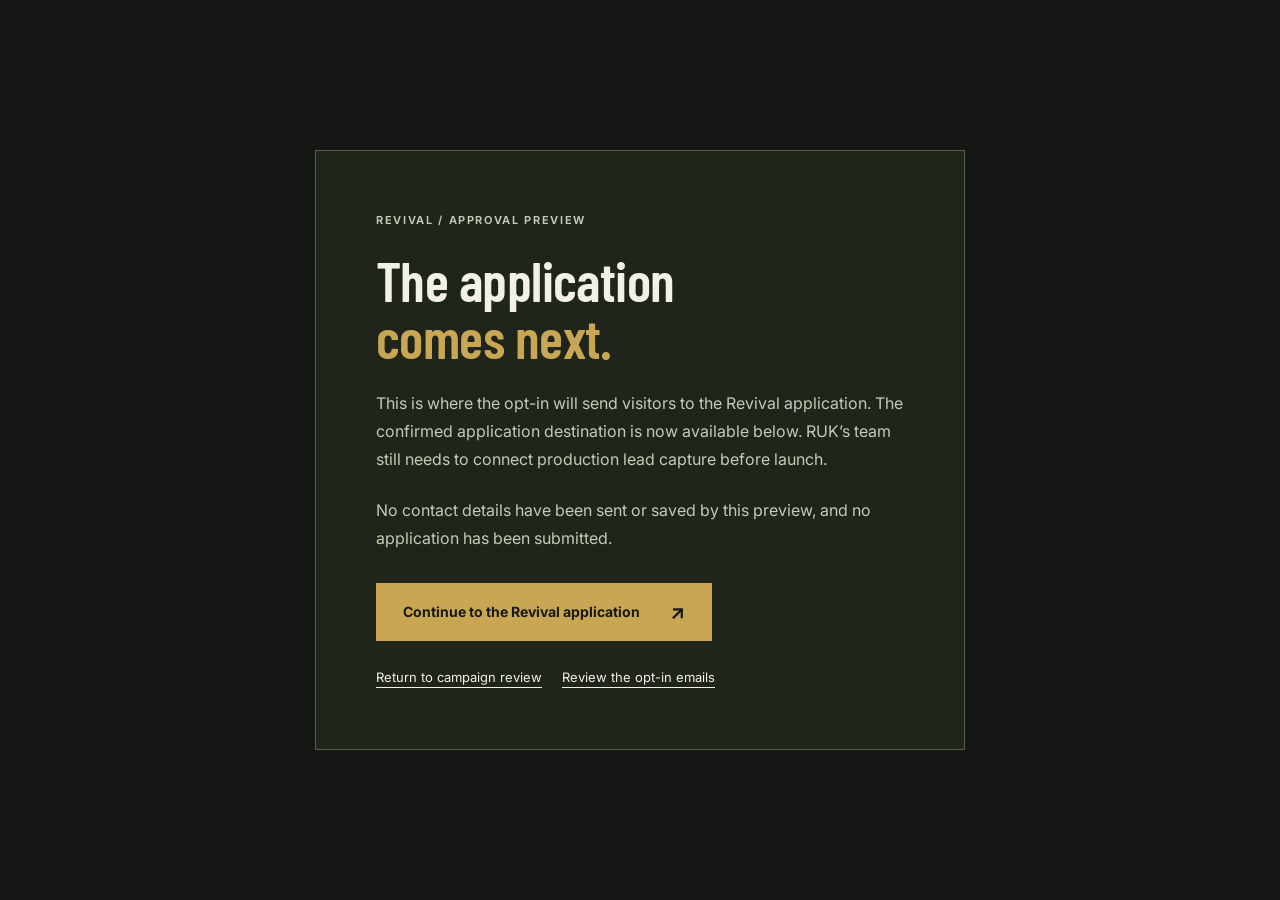
<file: docs/application-preview.html>
<!doctype html><html lang="en"><head><meta charset="utf-8"><meta name="viewport" content="width=device-width,initial-scale=1"><meta name="robots" content="noindex,nofollow"><title>Application Step Preview | Revival</title><link rel="stylesheet" href="landing.css"></head><body class="preview-page"><main class="preview-card"><p class="eyebrow">REVIVAL / APPROVAL PREVIEW</p><h1>The application<br><em>comes next.</em></h1><p>This is where the opt-in will send visitors to the Revival application. The confirmed application destination is now available below. RUK’s team still needs to connect production lead capture before launch.</p><p>No contact details have been sent or saved by this preview, and no application has been submitted.</p><a class="cta" href="https://go.riseupkings.com/rukminapplication">Continue to the Revival application <span aria-hidden="true">↗</span></a><div class="preview-links"><a href="https://jmadops.github.io/ruk-revival-approval/review/">Return to campaign review</a><a href="https://jmadops.github.io/ruk-revival-approval/review/#emails">Review the opt-in emails</a></div></main></body></html>
</file>
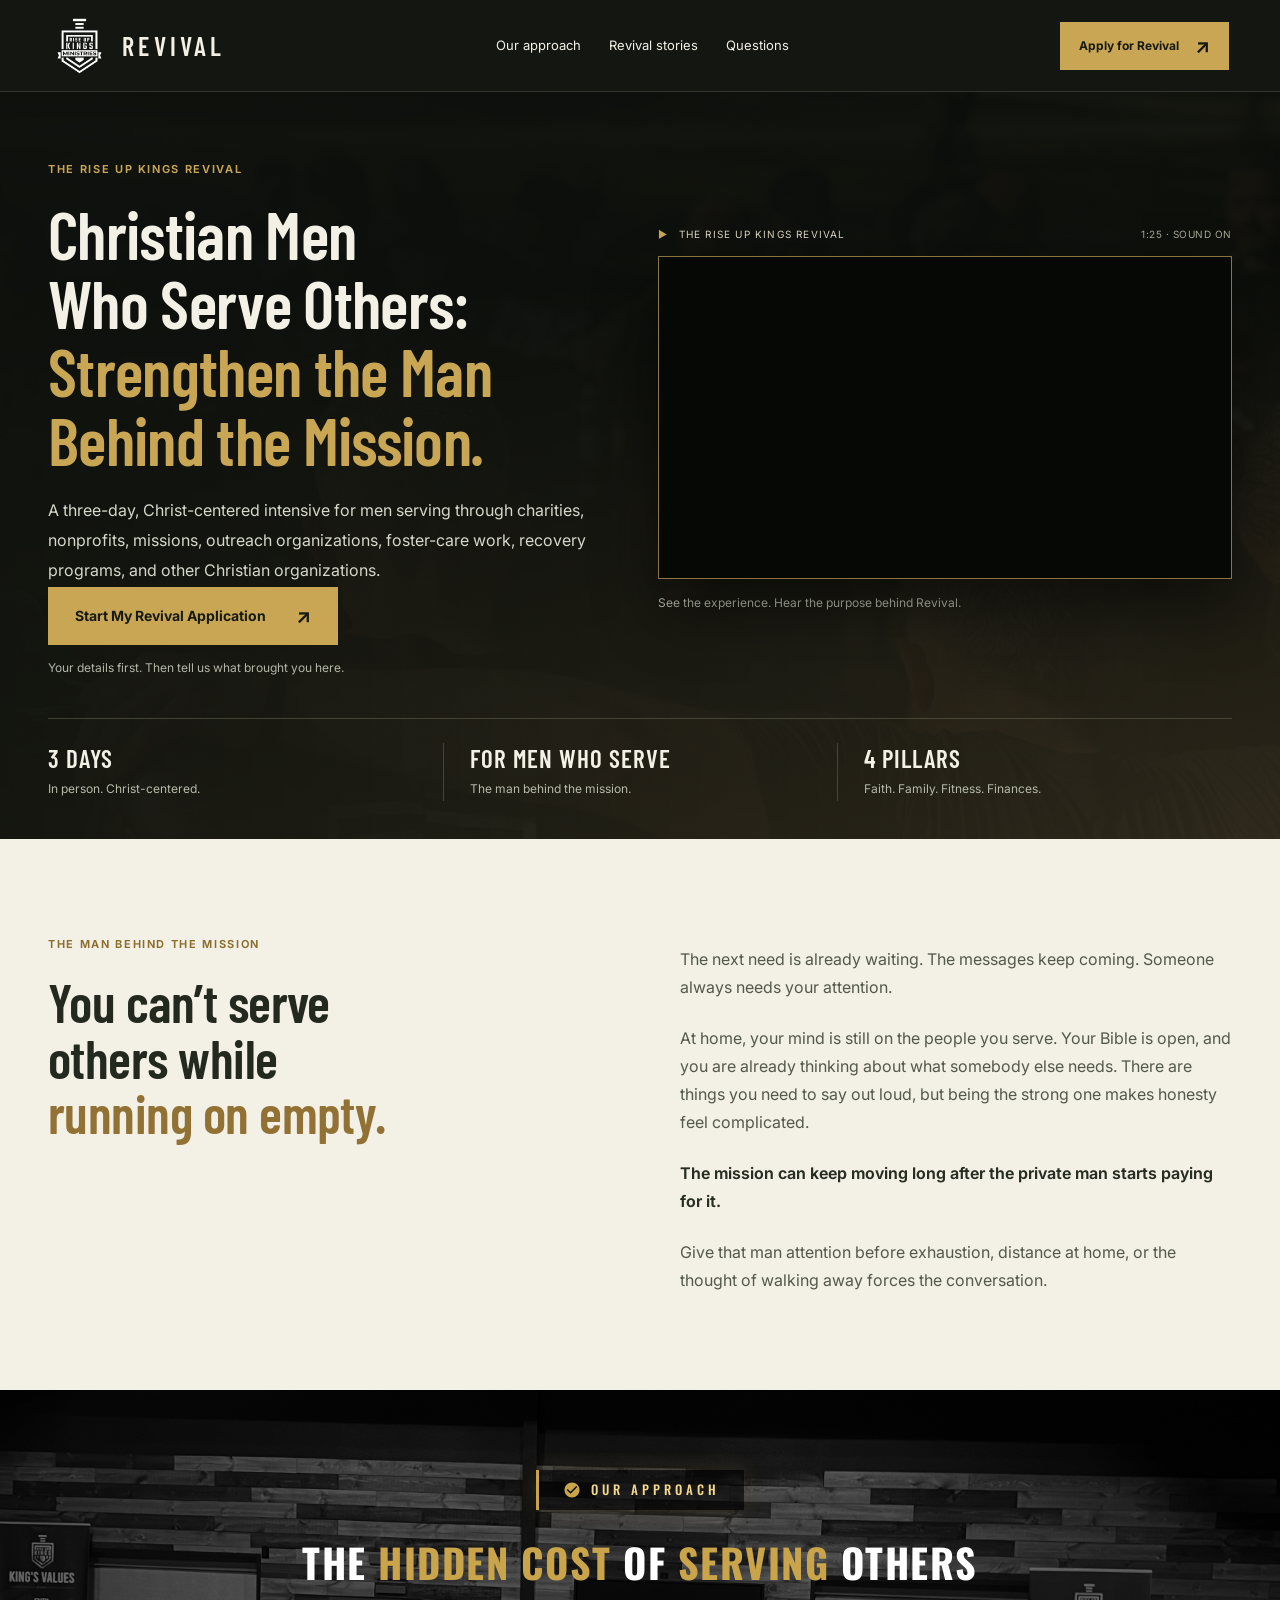
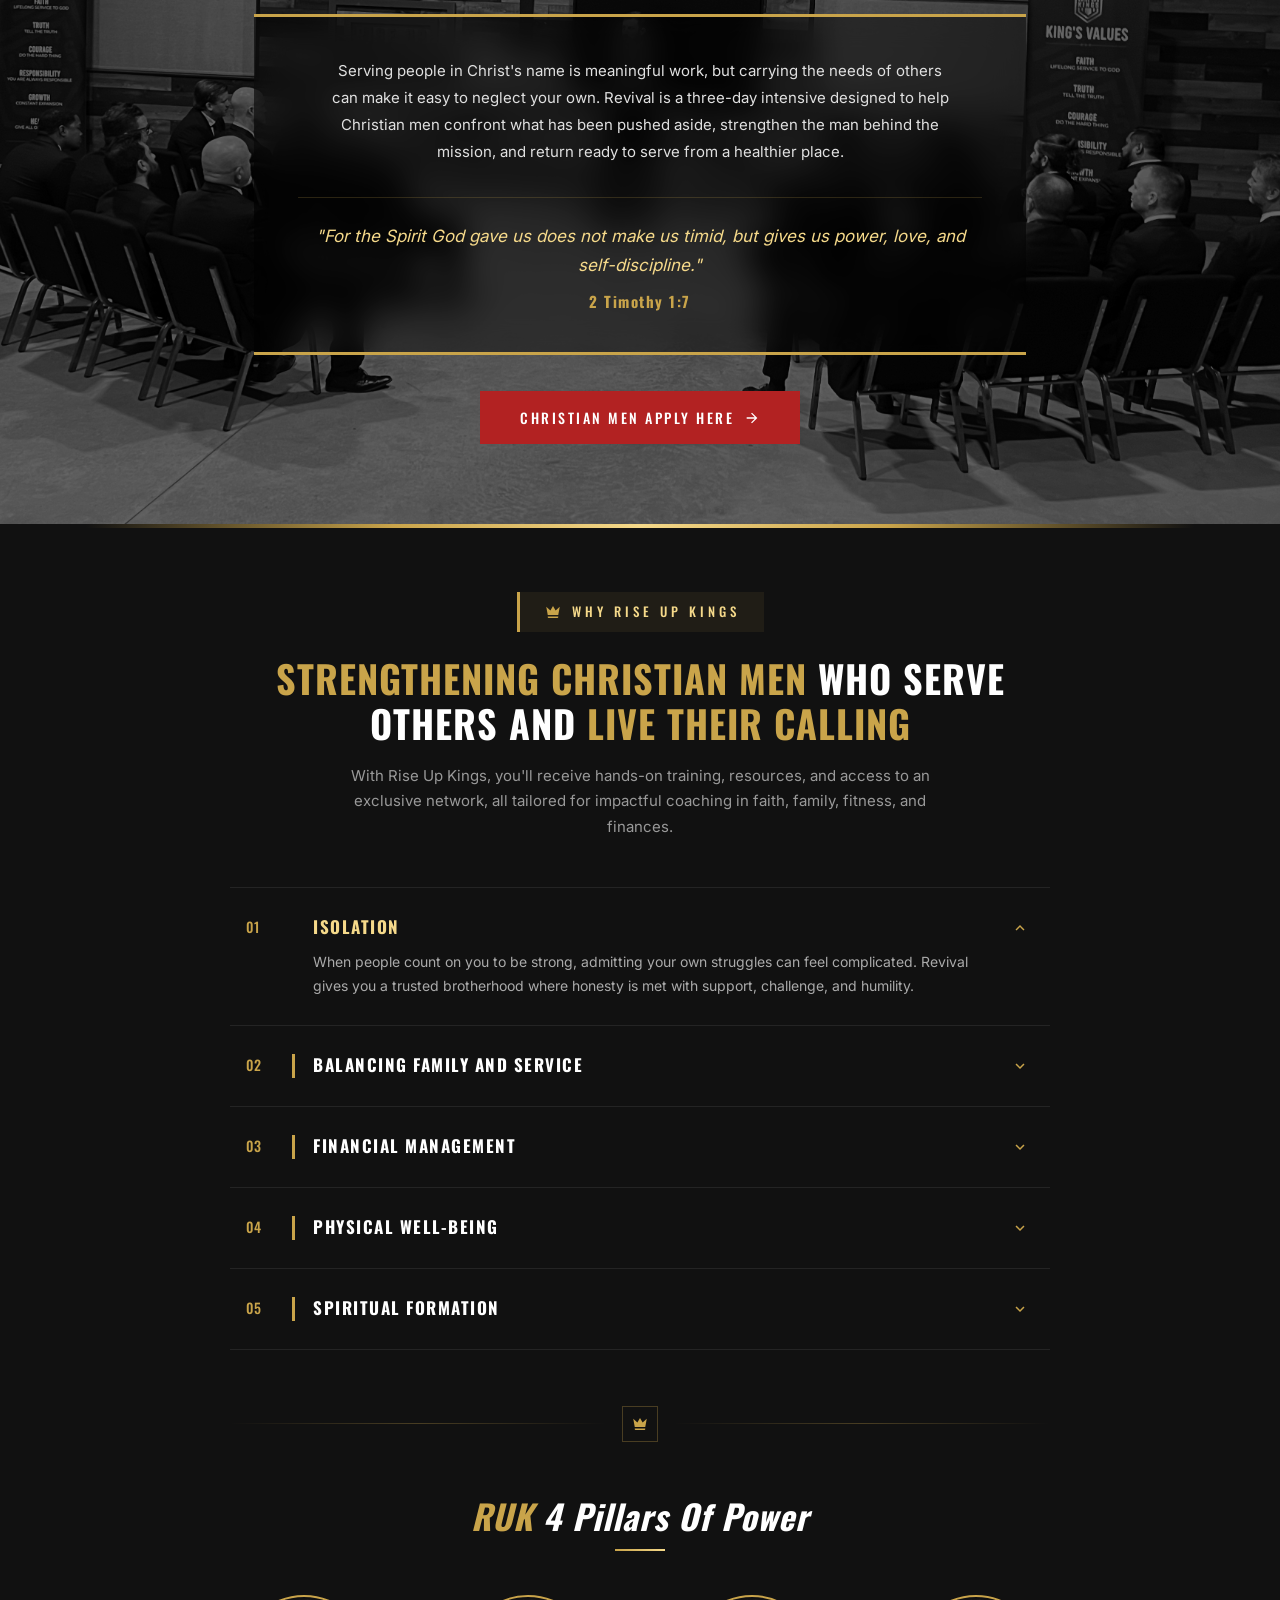
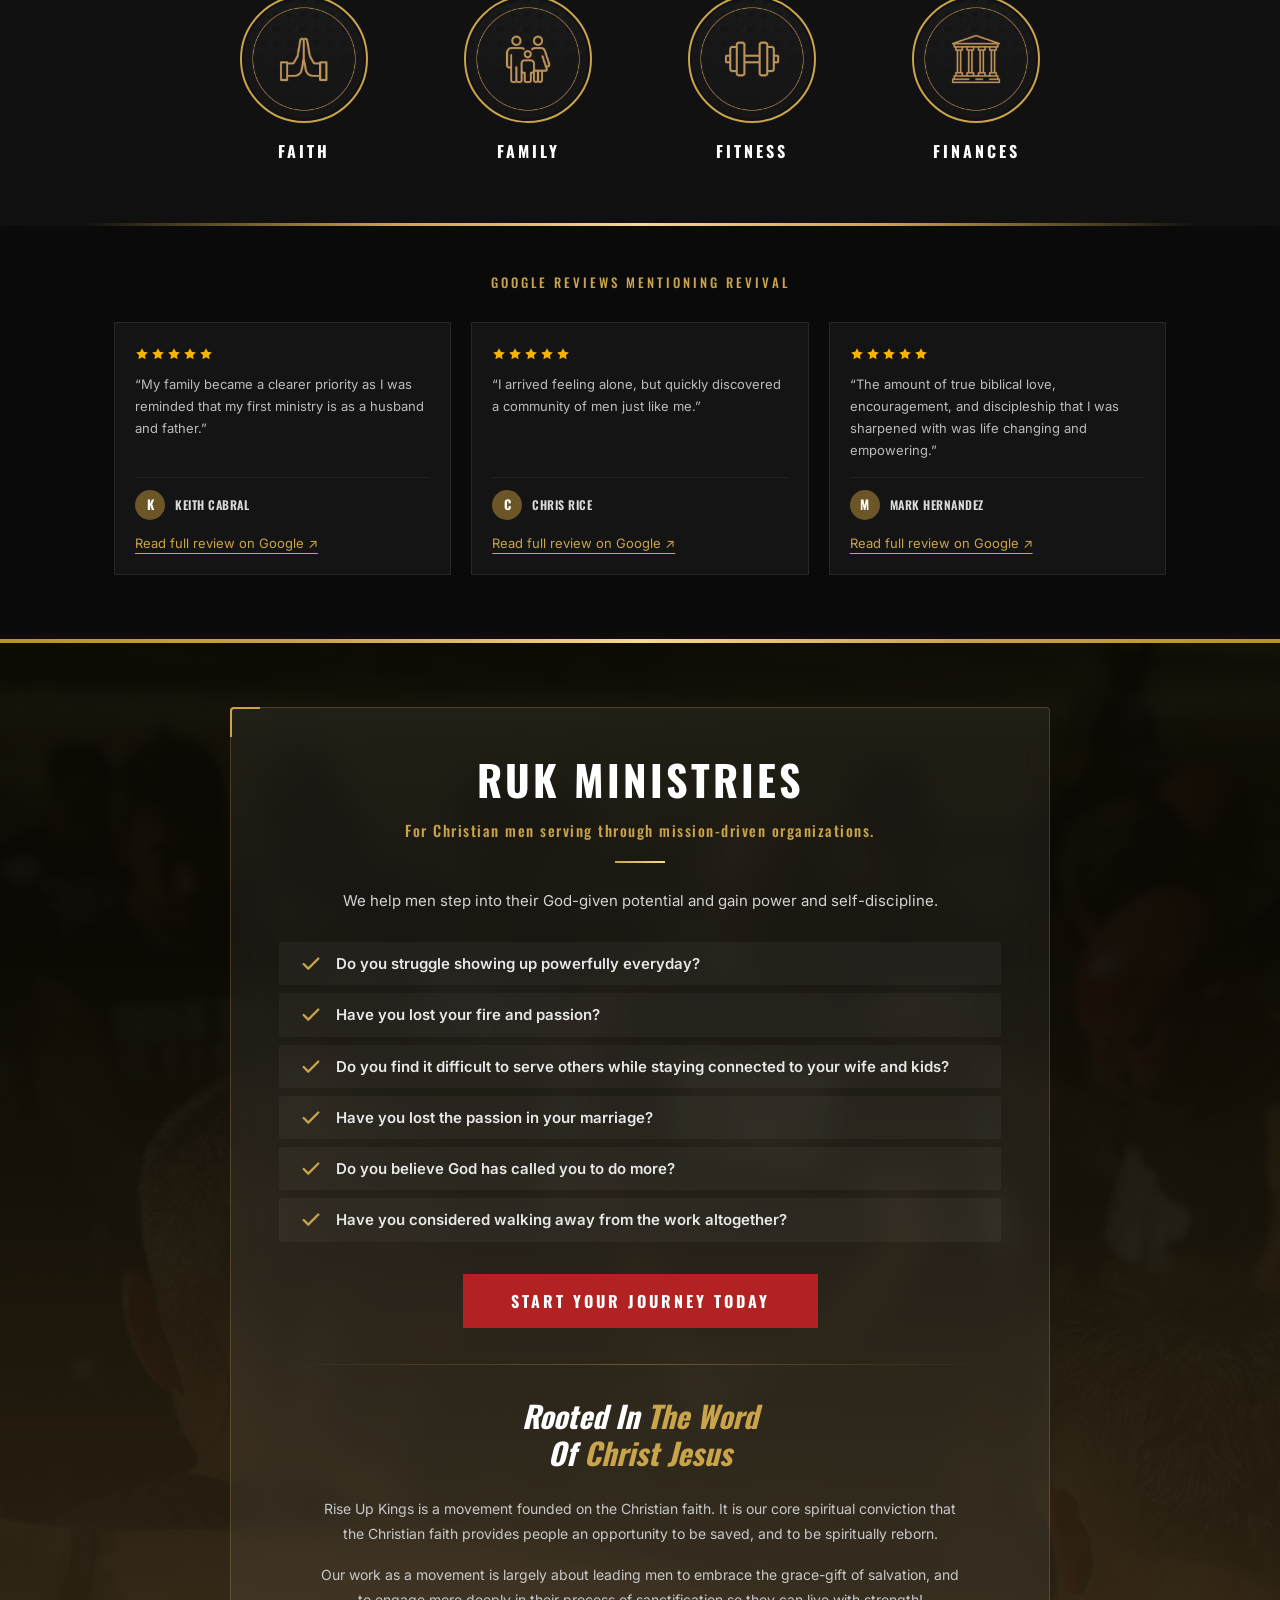
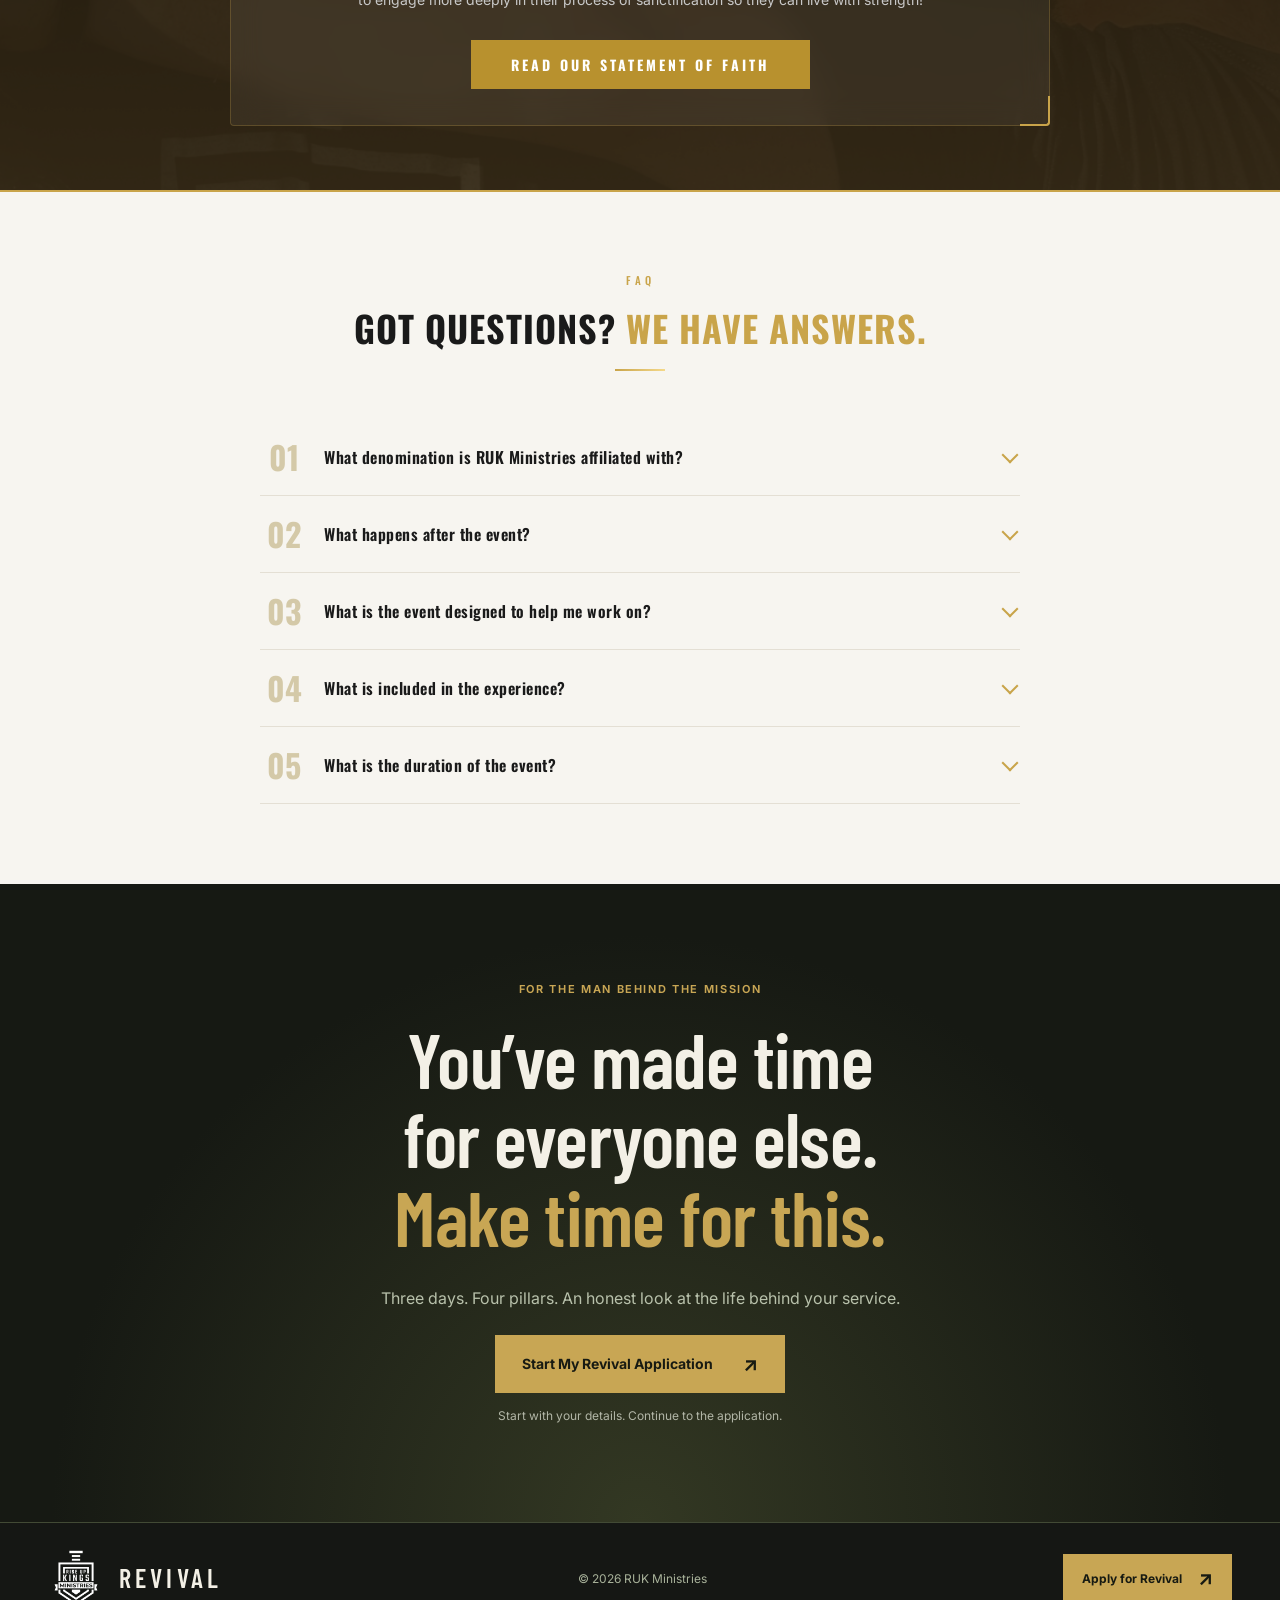
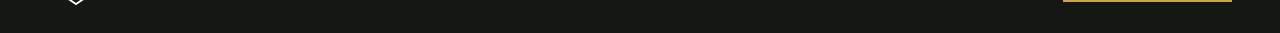
<file: docs/leaders.html>
<!doctype html><html lang="en"><head><meta charset="utf-8"><script src="funnel-config.js"></script>
<script>window.dataLayer=window.dataLayer||[];window.dataLayer.push({funnel_name:'revival',revival_environment:(window.REVIVAL_FUNNEL||{}).mode==='live'?'production':'approval'});</script>
<!-- Google Tag Manager -->
<script>(function(w,d,s,l,i){w[l]=w[l]||[];w[l].push({'gtm.start':
new Date().getTime(),event:'gtm.js'});var f=d.getElementsByTagName(s)[0],
j=d.createElement(s),dl=l!='dataLayer'?'&l='+l:'';j.async=true;j.src=
'https://www.googletagmanager.com/gtm.js?id='+i+dl;f.parentNode.insertBefore(j,f);
})(window,document,'script','dataLayer','GTM-WJW6VTZ');</script>
<!-- End Google Tag Manager -->
<meta name="viewport" content="width=device-width,initial-scale=1"><title>Revival | For Christian Men Who Serve Others | RUK Ministries</title><meta name="description" content="A three-day, Christ-centered intensive for Christian men serving through charities, nonprofits, missions, outreach organizations, and other faith-driven work."><meta name="robots" content="noindex,nofollow"><link rel="icon" href="images/ruk-logo.webp"><link rel="stylesheet" href="landing.css"><link rel="stylesheet" href="ministries.css"><link rel="stylesheet" href="ministries-integration.css"><script src="ministries.js" defer></script><script src="funnel-core.js" defer></script><script src="tracking.js" defer></script><script src="funnel.js" defer></script></head><body><!-- Google Tag Manager (noscript) -->
<noscript><iframe src="https://www.googletagmanager.com/ns.html?id=GTM-WJW6VTZ" height="0" width="0" style="display:none;visibility:hidden" title="Google Tag Manager"></iframe></noscript>
<!-- End Google Tag Manager (noscript) -->
<a class="skip" href="#main">Skip to content</a><header class="site-header"><a class="brand" href="#main"><img src="images/ruk-logo.webp" alt="RUK Ministries" width="64" height="64"><span>REVIVAL</span></a><nav aria-label="Main navigation"><a href="#approach">Our approach</a><a href="#stories">Revival stories</a><a href="#questions">Questions</a></nav><button type="button" data-apply class="cta small">Apply for Revival<span aria-hidden="true">↗</span></button></header>
<main id="main"><section class="hero"><div class="hero-background"></div><div class="wrap hero-grid"><div class="hero-heading"><p class="eyebrow">THE RISE UP KINGS REVIVAL</p><h1>Christian Men<br>Who Serve Others:<br><em>Strengthen the Man<br>Behind the Mission.</em></h1><p class="hero-copy">A three-day, Christ-centered intensive for men serving through charities, nonprofits, missions, outreach organizations, foster-care work, recovery programs, and other Christian organizations.</p></div><div class="hero-video"><p class="video-label"><span aria-hidden="true">▶</span> THE RISE UP KINGS REVIVAL <span>1:25 · SOUND ON</span></p><div class="video-frame"><iframe src="https://fast.wistia.net/embed/iframe/5w5ll9rwvc?videoFoam=true&amp;autoPlay=false" title="The Rise Up Kings Revival introduction" allow="fullscreen; picture-in-picture" allowfullscreen></iframe></div><p class="video-caption">See the experience. Hear the purpose behind Revival.</p></div><div class="hero-action"><button type="button" data-apply class="cta">Start My Revival Application<span aria-hidden="true">↗</span></button><p class="micro">Your details first. Then tell us what brought you here.</p></div><div class="hero-facts"><div><strong>3 DAYS</strong><span>In person. Christ-centered.</span></div><div><strong>FOR MEN WHO SERVE</strong><span>The man behind the mission.</span></div><div><strong>4 PILLARS</strong><span>Faith. Family. Fitness. Finances.</span></div></div></div></section>
<section class="section cream reality"><div class="wrap two-col"><div><p class="eyebrow">THE MAN BEHIND THE MISSION</p><h2>You can’t serve<br>others while<br><em>running on empty.</em></h2></div><div class="body-copy"><p>The next need is already waiting. The messages keep coming. Someone always needs your attention.</p><p>At home, your mind is still on the people you serve. Your Bible is open, and you are already thinking about what somebody else needs. There are things you need to say out loud, but being the strong one makes honesty feel complicated.</p><p class="heavy">The mission can keep moving long after the private man starts paying for it.</p><p>Give that man attention before exhaustion, distance at home, or the thought of walking away forces the conversation.</p></div></div></section>
<section class="rukm-approach-b3" id="approach">
<div class="rukm-approach-b3__bg"></div>
<div class="rukm-approach-b3__container">
<div class="rukm-approach-b3__label">
<svg class="rukm-approach-b3__label-icon" viewBox="0 0 24 24"><path d="M12 2C6.48 2 2 6.48 2 12s4.48 10 10 10 10-4.48 10-10S17.52 2 12 2zm-2 15l-5-5 1.41-1.41L10 14.17l7.59-7.59L19 8l-9 9z"></path></svg>
      Our Approach
    </div>
<h2 class="rukm-approach-b3__title">
      The <span class="rukm-approach-b3__gold">Hidden Cost</span> of <span class="rukm-approach-b3__gold">Serving</span> Others
    </h2>
<div class="rukm-approach-b3__glass">
<p class="rukm-approach-b3__desc">
        Serving people in Christ's name is meaningful work, but carrying the needs of others can make it easy to neglect your own. Revival is a three-day intensive designed to help Christian men confront what has been pushed aside, strengthen the man behind the mission, and return ready to serve from a healthier place.
      </p>
<div class="rukm-approach-b3__quote-wrap">
<p class="rukm-approach-b3__quote">
          "For the Spirit God gave us does not make us timid, but gives us power, love, and self-discipline."
        </p>
<p class="rukm-approach-b3__verse">2 Timothy 1:7</p>
</div>
</div>
<button class="rukm-approach-b3__cta" data-apply="" type="button">
      Christian Men Apply Here
      <svg viewBox="0 0 24 24"><path d="M12 4l-1.41 1.41L16.17 11H4v2h12.17l-5.58 5.59L12 20l8-8z"></path></svg>
</button>
</div>
</section>
<section class="rukm-empower-b" id="why">
<!-- Gold transition strip from Approach section -->
<div class="rukm-empower-b__transition"></div>
<div class="rukm-empower-b__container">
<!-- Header -->
<div class="rukm-empower-b__header">
<div class="rukm-empower-b__label">
<svg viewBox="0 0 24 24"><path d="M5 16L3 5l5.5 5L12 4l3.5 6L21 5l-2 11H5zm14 3c0 .55-.45 1-1 1H6c-.55 0-1-.45-1-1v-1h14v1z"></path></svg>
        Why Rise Up Kings
      </div>
<h2 class="rukm-empower-b__title">
<span class="rukm-empower-b__gold">Strengthening Christian Men</span> Who Serve Others and <span class="rukm-empower-b__gold">Live Their Calling</span>
</h2>
<p class="rukm-empower-b__subtitle">
        With Rise Up Kings, you'll receive hands-on training, resources, and access to an exclusive network, all tailored for impactful coaching in faith, family, fitness, and finances.
      </p>
</div>
<!-- Accordion List -->
<div class="rukm-empower-b__list">
<div class="rukm-empower-b__row active">
<span class="rukm-empower-b__row-num">01</span>
<div class="rukm-empower-b__row-accent"></div>
<div class="rukm-empower-b__row-content">
<h3 class="rukm-empower-b__row-title">Isolation</h3>
<p class="rukm-empower-b__row-desc">When people count on you to be strong, admitting your own struggles can feel complicated. Revival gives you a trusted brotherhood where honesty is met with support, challenge, and humility.</p>
</div>
<div class="rukm-empower-b__row-toggle">
<svg viewBox="0 0 24 24"><path d="M7.41 8.59L12 13.17l4.59-4.58L18 10l-6 6-6-6z"></path></svg>
</div>
</div>
<div class="rukm-empower-b__row">
<span class="rukm-empower-b__row-num">02</span>
<div class="rukm-empower-b__row-accent"></div>
<div class="rukm-empower-b__row-content">
<h3 class="rukm-empower-b__row-title">Balancing Family and Service</h3>
<p class="rukm-empower-b__row-desc">The work can follow you home. Revival helps you serve with purpose while staying present and connected with your wife and children.</p>
</div>
<div class="rukm-empower-b__row-toggle">
<svg viewBox="0 0 24 24"><path d="M7.41 8.59L12 13.17l4.59-4.58L18 10l-6 6-6-6z"></path></svg>
</div>
</div>
<div class="rukm-empower-b__row">
<span class="rukm-empower-b__row-num">03</span>
<div class="rukm-empower-b__row-accent"></div>
<div class="rukm-empower-b__row-content">
<h3 class="rukm-empower-b__row-title">Financial Management</h3>
<p class="rukm-empower-b__row-desc">Financial pressure can quietly drain your focus and confidence. Revival gives you practical tools to build stronger habits and steward what God has entrusted to you.</p>
</div>
<div class="rukm-empower-b__row-toggle">
<svg viewBox="0 0 24 24"><path d="M7.41 8.59L12 13.17l4.59-4.58L18 10l-6 6-6-6z"></path></svg>
</div>
</div>
<div class="rukm-empower-b__row">
<span class="rukm-empower-b__row-num">04</span>
<div class="rukm-empower-b__row-accent"></div>
<div class="rukm-empower-b__row-content">
<h3 class="rukm-empower-b__row-title">Physical Well-being</h3>
<p class="rukm-empower-b__row-desc">Serving others can push your physical health to the bottom of the list. Revival helps you rebuild the discipline and energy required to keep showing up well for the long haul.</p>
</div>
<div class="rukm-empower-b__row-toggle">
<svg viewBox="0 0 24 24"><path d="M7.41 8.59L12 13.17l4.59-4.58L18 10l-6 6-6-6z"></path></svg>
</div>
</div>
<div class="rukm-empower-b__row">
<span class="rukm-empower-b__row-num">05</span>
<div class="rukm-empower-b__row-accent"></div>
<div class="rukm-empower-b__row-content">
<h3 class="rukm-empower-b__row-title">Spiritual Formation</h3>
<p class="rukm-empower-b__row-desc">Doing faith-driven work does not automatically keep your own relationship with God strong. Revival creates space to renew your faith and reconnect with the reason you answered the call.</p>
</div>
<div class="rukm-empower-b__row-toggle">
<svg viewBox="0 0 24 24"><path d="M7.41 8.59L12 13.17l4.59-4.58L18 10l-6 6-6-6z"></path></svg>
</div>
</div>
</div>
<!-- Separator -->
<div class="rukm-empower-b__sep">
<div class="rukm-empower-b__sep-line"></div>
<div class="rukm-empower-b__sep-icon">
<svg viewBox="0 0 24 24"><path d="M5 16L3 5l5.5 5L12 4l3.5 6L21 5l-2 11H5zm14 3c0 .55-.45 1-1 1H6c-.55 0-1-.45-1-1v-1h14v1z"></path></svg>
</div>
<div class="rukm-empower-b__sep-line"></div>
</div>
</div>
<!-- 4 Pillars of Power -->
<div class="rukm-empower-b__pillars-container">
<h2 class="rukm-empower-b__pillars-title">
<span class="rukm-empower-b__gold">RUK</span> 4 Pillars Of Power
    </h2>
<div class="rukm-empower-b__pillars-bar"></div>
<div class="rukm-empower-b__pillars-grid">
<div class="rukm-empower-b__pillar">
<div class="rukm-empower-b__pillar-circle">
<img alt="Faith" loading="lazy" src="images/pillar-faith.png"/>
</div>
<span class="rukm-empower-b__pillar-label">Faith</span>
</div>
<div class="rukm-empower-b__pillar">
<div class="rukm-empower-b__pillar-circle">
<img alt="Family" loading="lazy" src="images/pillar-family.png"/>
</div>
<span class="rukm-empower-b__pillar-label">Family</span>
</div>
<div class="rukm-empower-b__pillar">
<div class="rukm-empower-b__pillar-circle">
<img alt="Fitness" loading="lazy" src="images/pillar-fitness.png"/>
</div>
<span class="rukm-empower-b__pillar-label">Fitness</span>
</div>
<div class="rukm-empower-b__pillar">
<div class="rukm-empower-b__pillar-circle">
<img alt="Finances" loading="lazy" src="images/pillar-finances.png"/>
</div>
<span class="rukm-empower-b__pillar-label">Finances</span>
</div>
</div>
</div>
<!-- Bottom gold line + shadow into testimonials -->
<div class="rukm-empower-b__bottom-divider"></div>
</section>
<section class="rukm-test-c" id="stories">

<!-- ── Google Badge Bridge ── -->

<!-- ── Bottom: Dark zone with ticker ── -->
<div class="rukm-test-c__bottom" id="google-reviews"><div class="rukm-test-c__ticker-label"><span>Google reviews mentioning Revival</span></div><div class="rukm-test-c__container revival-review-grid"><article class="rukm-test-c__ticker-card" id="G01">
      <div class="rukm-test-c__review-stars" role="img" aria-label="5 out of 5 stars"><svg viewBox="0 0 24 24" aria-hidden="true"><path d="M12 2l3.09 6.26L22 9.27l-5 4.87 1.18 6.88L12 17.77l-6.18 3.25L7 14.14 2 9.27l6.91-1.01L12 2z"></path></svg><svg viewBox="0 0 24 24" aria-hidden="true"><path d="M12 2l3.09 6.26L22 9.27l-5 4.87 1.18 6.88L12 17.77l-6.18 3.25L7 14.14 2 9.27l6.91-1.01L12 2z"></path></svg><svg viewBox="0 0 24 24" aria-hidden="true"><path d="M12 2l3.09 6.26L22 9.27l-5 4.87 1.18 6.88L12 17.77l-6.18 3.25L7 14.14 2 9.27l6.91-1.01L12 2z"></path></svg><svg viewBox="0 0 24 24" aria-hidden="true"><path d="M12 2l3.09 6.26L22 9.27l-5 4.87 1.18 6.88L12 17.77l-6.18 3.25L7 14.14 2 9.27l6.91-1.01L12 2z"></path></svg><svg viewBox="0 0 24 24" aria-hidden="true"><path d="M12 2l3.09 6.26L22 9.27l-5 4.87 1.18 6.88L12 17.77l-6.18 3.25L7 14.14 2 9.27l6.91-1.01L12 2z"></path></svg></div>
      <p class="rukm-test-c__review-text">“My family became a clearer priority as I was reminded that my first ministry is as a husband and father.”</p>
      <div class="rukm-test-c__review-author"><span class="rukm-test-c__review-initial" aria-hidden="true">K</span><p class="rukm-test-c__review-name">Keith Cabral</p></div>
      <a class="revival-review-link" href="https://maps.app.goo.gl/41teFwh62Cu8rxkq7" target="_blank" rel="noopener">Read full review on Google ↗</a>
    </article><article class="rukm-test-c__ticker-card" id="G02">
      <div class="rukm-test-c__review-stars" role="img" aria-label="5 out of 5 stars"><svg viewBox="0 0 24 24" aria-hidden="true"><path d="M12 2l3.09 6.26L22 9.27l-5 4.87 1.18 6.88L12 17.77l-6.18 3.25L7 14.14 2 9.27l6.91-1.01L12 2z"></path></svg><svg viewBox="0 0 24 24" aria-hidden="true"><path d="M12 2l3.09 6.26L22 9.27l-5 4.87 1.18 6.88L12 17.77l-6.18 3.25L7 14.14 2 9.27l6.91-1.01L12 2z"></path></svg><svg viewBox="0 0 24 24" aria-hidden="true"><path d="M12 2l3.09 6.26L22 9.27l-5 4.87 1.18 6.88L12 17.77l-6.18 3.25L7 14.14 2 9.27l6.91-1.01L12 2z"></path></svg><svg viewBox="0 0 24 24" aria-hidden="true"><path d="M12 2l3.09 6.26L22 9.27l-5 4.87 1.18 6.88L12 17.77l-6.18 3.25L7 14.14 2 9.27l6.91-1.01L12 2z"></path></svg><svg viewBox="0 0 24 24" aria-hidden="true"><path d="M12 2l3.09 6.26L22 9.27l-5 4.87 1.18 6.88L12 17.77l-6.18 3.25L7 14.14 2 9.27l6.91-1.01L12 2z"></path></svg></div>
      <p class="rukm-test-c__review-text">“I arrived feeling alone, but quickly discovered a community of men just like me.”</p>
      <div class="rukm-test-c__review-author"><span class="rukm-test-c__review-initial" aria-hidden="true">C</span><p class="rukm-test-c__review-name">Chris Rice</p></div>
      <a class="revival-review-link" href="https://maps.app.goo.gl/EquGMLo1fD7CbnKe7" target="_blank" rel="noopener">Read full review on Google ↗</a>
    </article><article class="rukm-test-c__ticker-card" id="G03">
      <div class="rukm-test-c__review-stars" role="img" aria-label="5 out of 5 stars"><svg viewBox="0 0 24 24" aria-hidden="true"><path d="M12 2l3.09 6.26L22 9.27l-5 4.87 1.18 6.88L12 17.77l-6.18 3.25L7 14.14 2 9.27l6.91-1.01L12 2z"></path></svg><svg viewBox="0 0 24 24" aria-hidden="true"><path d="M12 2l3.09 6.26L22 9.27l-5 4.87 1.18 6.88L12 17.77l-6.18 3.25L7 14.14 2 9.27l6.91-1.01L12 2z"></path></svg><svg viewBox="0 0 24 24" aria-hidden="true"><path d="M12 2l3.09 6.26L22 9.27l-5 4.87 1.18 6.88L12 17.77l-6.18 3.25L7 14.14 2 9.27l6.91-1.01L12 2z"></path></svg><svg viewBox="0 0 24 24" aria-hidden="true"><path d="M12 2l3.09 6.26L22 9.27l-5 4.87 1.18 6.88L12 17.77l-6.18 3.25L7 14.14 2 9.27l6.91-1.01L12 2z"></path></svg><svg viewBox="0 0 24 24" aria-hidden="true"><path d="M12 2l3.09 6.26L22 9.27l-5 4.87 1.18 6.88L12 17.77l-6.18 3.25L7 14.14 2 9.27l6.91-1.01L12 2z"></path></svg></div>
      <p class="rukm-test-c__review-text">“The amount of true biblical love, encouragement, and discipleship that I was sharpened with was life changing and empowering.”</p>
      <div class="rukm-test-c__review-author"><span class="rukm-test-c__review-initial" aria-hidden="true">M</span><p class="rukm-test-c__review-name">Mark Hernandez</p></div>
      <a class="revival-review-link" href="https://maps.app.goo.gl/V4QcxFzMV3fCLi2D8" target="_blank" rel="noopener">Read full review on Google ↗</a>
    </article></div></div>
<!-- Bottom gold divider -->
<div class="rukm-test-c__divider"></div>
</section>
<section class="rukm-rukinfo" id="ministry">
<div class="rukm-rukinfo__container">
<div class="rukm-rukinfo__card">
<h2 class="rukm-rukinfo__title">RUK Ministries</h2>
<p class="rukm-rukinfo__subtitle">For Christian men serving through mission-driven organizations.</p>
<hr class="rukm-rukinfo__divider"/>
<p class="rukm-rukinfo__desc">We help men step into their God-given potential and gain power and self-discipline.</p>
<ul class="rukm-rukinfo__list">
<li class="rukm-rukinfo__item">
<span class="rukm-rukinfo__check">
<svg fill="none" viewBox="0 0 24 24"><path d="M20 6L9 17L4 12" stroke="#c9a44a" stroke-linecap="round" stroke-linejoin="round" stroke-width="2.5"></path></svg>
</span>
<span class="rukm-rukinfo__question">Do you struggle showing up powerfully everyday?</span>
</li>
<li class="rukm-rukinfo__item">
<span class="rukm-rukinfo__check">
<svg fill="none" viewBox="0 0 24 24"><path d="M20 6L9 17L4 12" stroke="#c9a44a" stroke-linecap="round" stroke-linejoin="round" stroke-width="2.5"></path></svg>
</span>
<span class="rukm-rukinfo__question">Have you lost your fire and passion?</span>
</li>
<li class="rukm-rukinfo__item">
<span class="rukm-rukinfo__check">
<svg fill="none" viewBox="0 0 24 24"><path d="M20 6L9 17L4 12" stroke="#c9a44a" stroke-linecap="round" stroke-linejoin="round" stroke-width="2.5"></path></svg>
</span>
<span class="rukm-rukinfo__question">Do you find it difficult to serve others while staying connected to your wife and kids?</span>
</li>
<li class="rukm-rukinfo__item">
<span class="rukm-rukinfo__check">
<svg fill="none" viewBox="0 0 24 24"><path d="M20 6L9 17L4 12" stroke="#c9a44a" stroke-linecap="round" stroke-linejoin="round" stroke-width="2.5"></path></svg>
</span>
<span class="rukm-rukinfo__question">Have you lost the passion in your marriage?</span>
</li>
<li class="rukm-rukinfo__item">
<span class="rukm-rukinfo__check">
<svg fill="none" viewBox="0 0 24 24"><path d="M20 6L9 17L4 12" stroke="#c9a44a" stroke-linecap="round" stroke-linejoin="round" stroke-width="2.5"></path></svg>
</span>
<span class="rukm-rukinfo__question">Do you believe God has called you to do more?</span>
</li>
<li class="rukm-rukinfo__item">
<span class="rukm-rukinfo__check">
<svg fill="none" viewBox="0 0 24 24"><path d="M20 6L9 17L4 12" stroke="#c9a44a" stroke-linecap="round" stroke-linejoin="round" stroke-width="2.5"></path></svg>
</span>
<span class="rukm-rukinfo__question">Have you considered walking away from the work altogether?</span>
</li>
</ul>
<div class="rukm-rukinfo__cta-wrap">
<button class="rukm-rukinfo__cta" data-apply="" type="button">Start Your Journey Today</button>
</div>
<!-- Rooted In The Word -->
<hr class="rukm-rukinfo__rooted-divider"/>
<h3 class="rukm-rukinfo__rooted-title">
        Rooted In <span class="rukm-rukinfo__rooted-gold">The Word</span><br/>
        Of <span class="rukm-rukinfo__rooted-gold">Christ Jesus</span>
</h3>
<p class="rukm-rukinfo__rooted-text">Rise Up Kings is a movement founded on the Christian faith. It is our core spiritual conviction that the Christian faith provides people an opportunity to be saved, and to be spiritually reborn.</p>
<p class="rukm-rukinfo__rooted-text">Our work as a movement is largely about leading men to embrace the grace-gift of salvation, and to engage more deeply in their process of sanctification so they can live with strength!</p>
<div class="rukm-rukinfo__rooted-cta-wrap">
<a class="rukm-rukinfo__rooted-cta" href="https://rukministries.com/faith-statement">Read Our Statement of Faith</a>
</div>
</div>
</div>
</section>
<section class="rukm-faq-c" id="questions">
<div class="rukm-faq-c__container">
<div class="rukm-faq-c__heading">
<p class="rukm-faq-c__label">FAQ</p>
<h2 class="rukm-faq-c__title">Got Questions? <span class="rukm-faq-c__gold">We Have Answers.</span></h2>
<div class="rukm-faq-c__bar"></div>
</div>
<div class="rukm-faq-c__list">
<div class="rukm-faq-c__item">
<button aria-controls="faq-answer-1" aria-expanded="false" class="rukm-faq-c__question" type="button">
<span class="rukm-faq-c__number">01</span>
<span class="rukm-faq-c__q-content">
<span class="rukm-faq-c__question-text">What denomination is RUK Ministries affiliated with?</span>
<span class="rukm-faq-c__arrow"></span>
</span>
</button>
<div class="rukm-faq-c__answer" hidden="" id="faq-answer-1">
<p class="rukm-faq-c__answer-text">RUK Ministries is a non-denominational Christian organization. We welcome Christian men who serve through charities, nonprofits, missions, outreach organizations, foster-care work, recovery programs, community programs, and other faith-driven organizations. You do not need to be a pastor or hold a leadership title. Our teaching is grounded in biblical principles with Jesus Christ at the core.</p>
</div>
</div>
<div class="rukm-faq-c__item">
<button aria-controls="faq-answer-2" aria-expanded="false" class="rukm-faq-c__question" type="button">
<span class="rukm-faq-c__number">02</span>
<span class="rukm-faq-c__q-content">
<span class="rukm-faq-c__question-text">What happens after the event?</span>
<span class="rukm-faq-c__arrow"></span>
</span>
</button>
<div class="rukm-faq-c__answer" hidden="" id="faq-answer-2">
<p class="rukm-faq-c__answer-text">After the event, you will have the opportunity to join the RUK Ministries community, a brotherhood of Christian men committed to supporting each other in faith, family, health, and purpose. We offer ongoing training, seminars, and webinars to support your continued growth.</p>
</div>
</div>
<div class="rukm-faq-c__item">
<button aria-controls="faq-answer-3" aria-expanded="false" class="rukm-faq-c__question" type="button">
<span class="rukm-faq-c__number">03</span>
<span class="rukm-faq-c__q-content">
<span class="rukm-faq-c__question-text">What is the event designed to help me work on?</span>
<span class="rukm-faq-c__arrow"></span>
</span>
</button>
<div class="rukm-faq-c__answer" hidden="" id="faq-answer-3">
<p class="rukm-faq-c__answer-text">The event focuses on the man behind the mission: his faith, family, fitness, finances, and personal life. It is designed to renew your strength and help you serve from a healthier foundation.</p>
</div>
</div>
<div class="rukm-faq-c__item">
<button aria-controls="faq-answer-4" aria-expanded="false" class="rukm-faq-c__question" type="button">
<span class="rukm-faq-c__number">04</span>
<span class="rukm-faq-c__q-content">
<span class="rukm-faq-c__question-text">What is included in the experience?</span>
<span class="rukm-faq-c__arrow"></span>
</span>
</button>
<div class="rukm-faq-c__answer" hidden="" id="faq-answer-4">
<p class="rukm-faq-c__answer-text">Lunch and dinner for all three days, along with additional gear provided at the event. Accommodation is separate. The team can talk through the practical details with you during the application process.</p>
</div>
</div>
<div class="rukm-faq-c__item">
<button aria-controls="faq-answer-5" aria-expanded="false" class="rukm-faq-c__question" type="button">
<span class="rukm-faq-c__number">05</span>
<span class="rukm-faq-c__q-content">
<span class="rukm-faq-c__question-text">What is the duration of the event?</span>
<span class="rukm-faq-c__arrow"></span>
</span>
</button>
<div class="rukm-faq-c__answer" hidden="" id="faq-answer-5">
<p class="rukm-faq-c__answer-text">Revival is a three-day, in-person intensive for Christian men who serve through charities, nonprofits, missions, outreach organizations, and other faith-driven work.</p>
</div>
</div>
</div>
</div>
</section>

<section class="section final-cta" id="apply"><div class="wrap"><p class="eyebrow">FOR THE MAN BEHIND THE MISSION</p><h2>You’ve made time<br>for everyone else.<br><em>Make time for this.</em></h2><p>Three days. Four pillars. An honest look at the life behind your service.</p><button type="button" data-apply class="cta">Start My Revival Application<span aria-hidden="true">↗</span></button><p class="micro">Start with your details. Continue to the application.</p></div></section></main>
<footer class="site-footer"><div class="wrap"><a class="brand" href="#main"><img src="images/ruk-logo.webp" alt="RUK Ministries" width="60" height="60"><span>REVIVAL</span></a><p>© 2026 RUK Ministries</p><button type="button" data-apply class="cta small">Apply for Revival<span aria-hidden="true">↗</span></button></div></footer>
<dialog id="lead-modal" aria-labelledby="lead-title" aria-describedby="lead-subtitle"><button type="button" class="modal-close" aria-label="Close opt-in form">×</button><div class="modal-body"><p class="eyebrow">REVIVAL / YOUR NEXT STEP</p><h2 id="lead-title">Start your<br><em>Revival application.</em></h2><p id="lead-subtitle">Enter your details, then continue to tell us about your work.</p><p id="preview-notice" class="preview-notice">Approval preview. Use sample details; they are not sent or saved. Continue opens the live Revival application.</p><form id="lead-form" novalidate><label for="lead-name">Full name</label><input id="lead-name" type="text" name="name" autocomplete="name" maxlength="120" required><label for="lead-email">Email address</label><input id="lead-email" type="email" name="email" autocomplete="email" maxlength="254" required><label for="lead-phone">Phone number</label><input id="lead-phone" type="tel" name="phone" autocomplete="tel" maxlength="30" required><p class="consent">By continuing, you agree to receive event updates and marketing messages from Rise Up Kings. Unsubscribe at any time.</p><p id="lead-error" class="form-error" role="alert" hidden></p><button type="submit" class="cta">Continue to Application <span aria-hidden="true">→</span></button></form><p class="micro">Step 1 of 2 · Your details</p></div></dialog><noscript><p class="no-script">Please enable JavaScript to open the application form.</p></noscript></body></html>
</file>
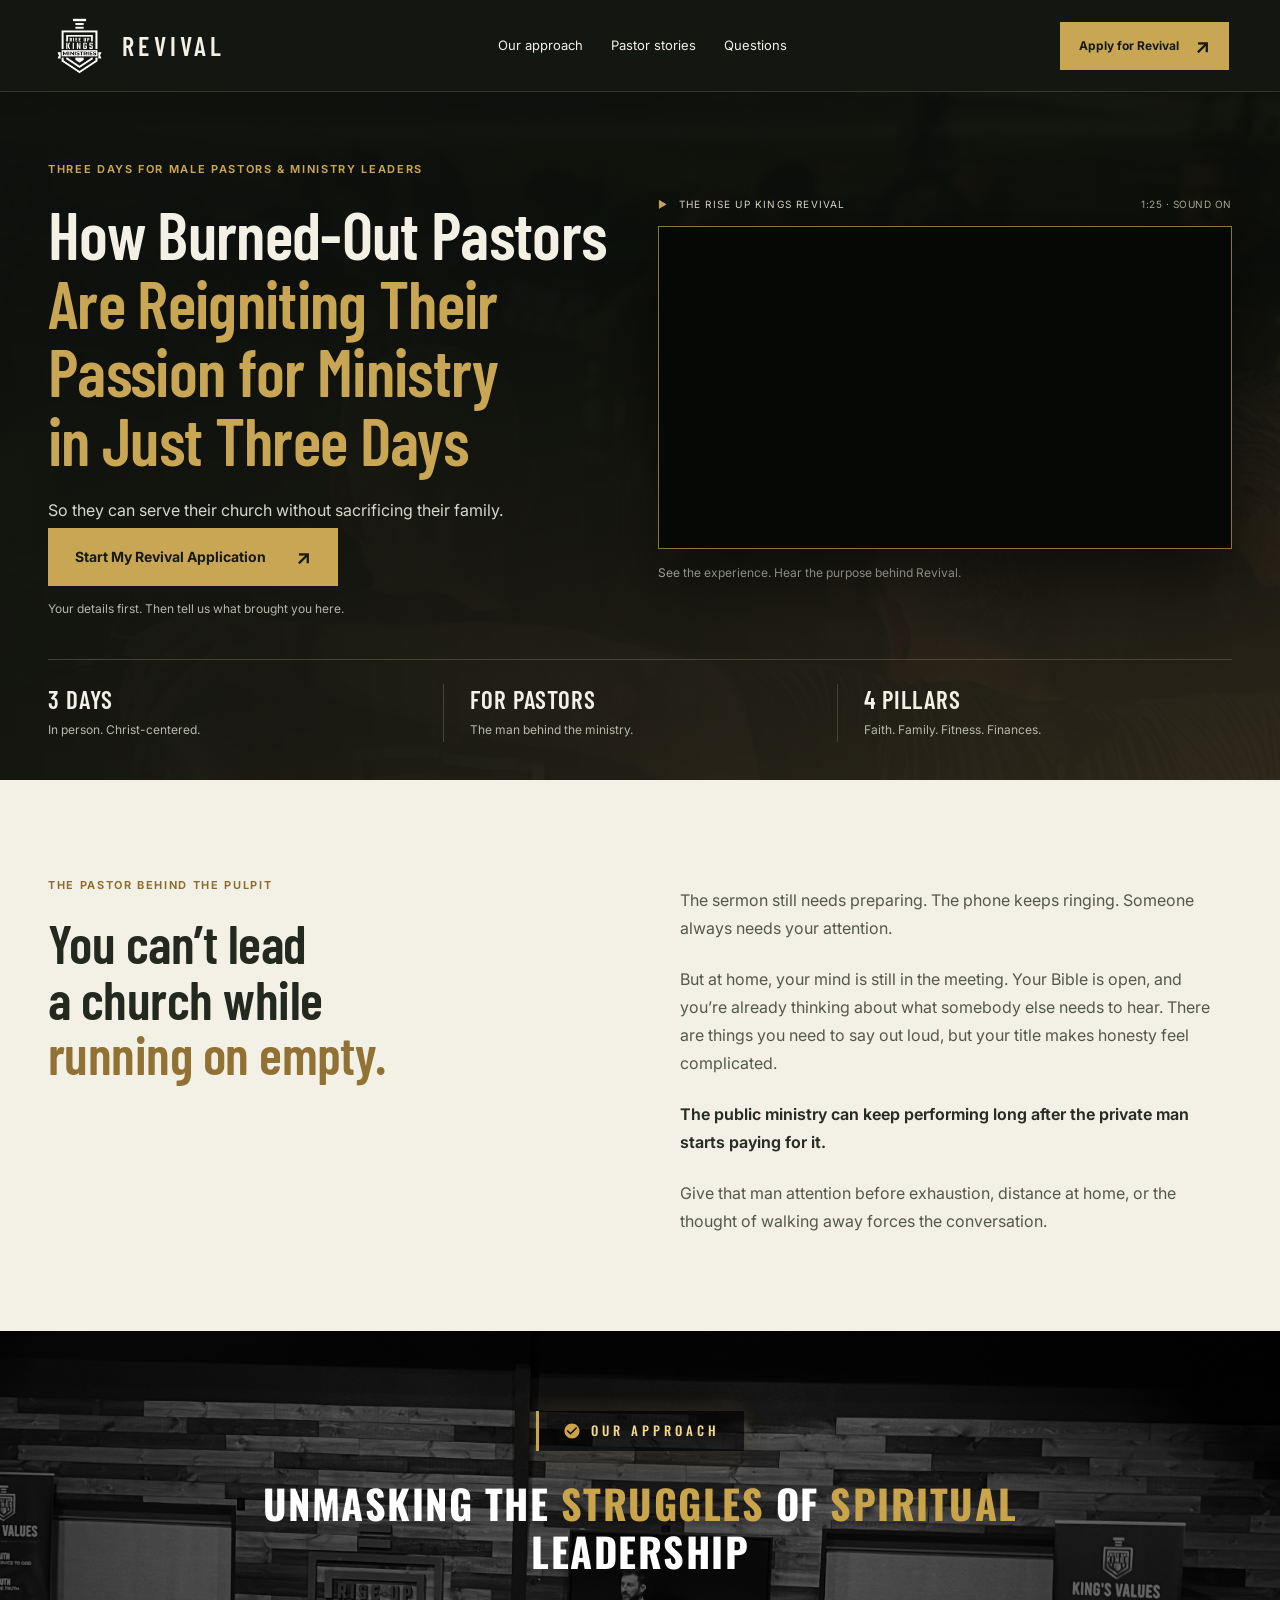
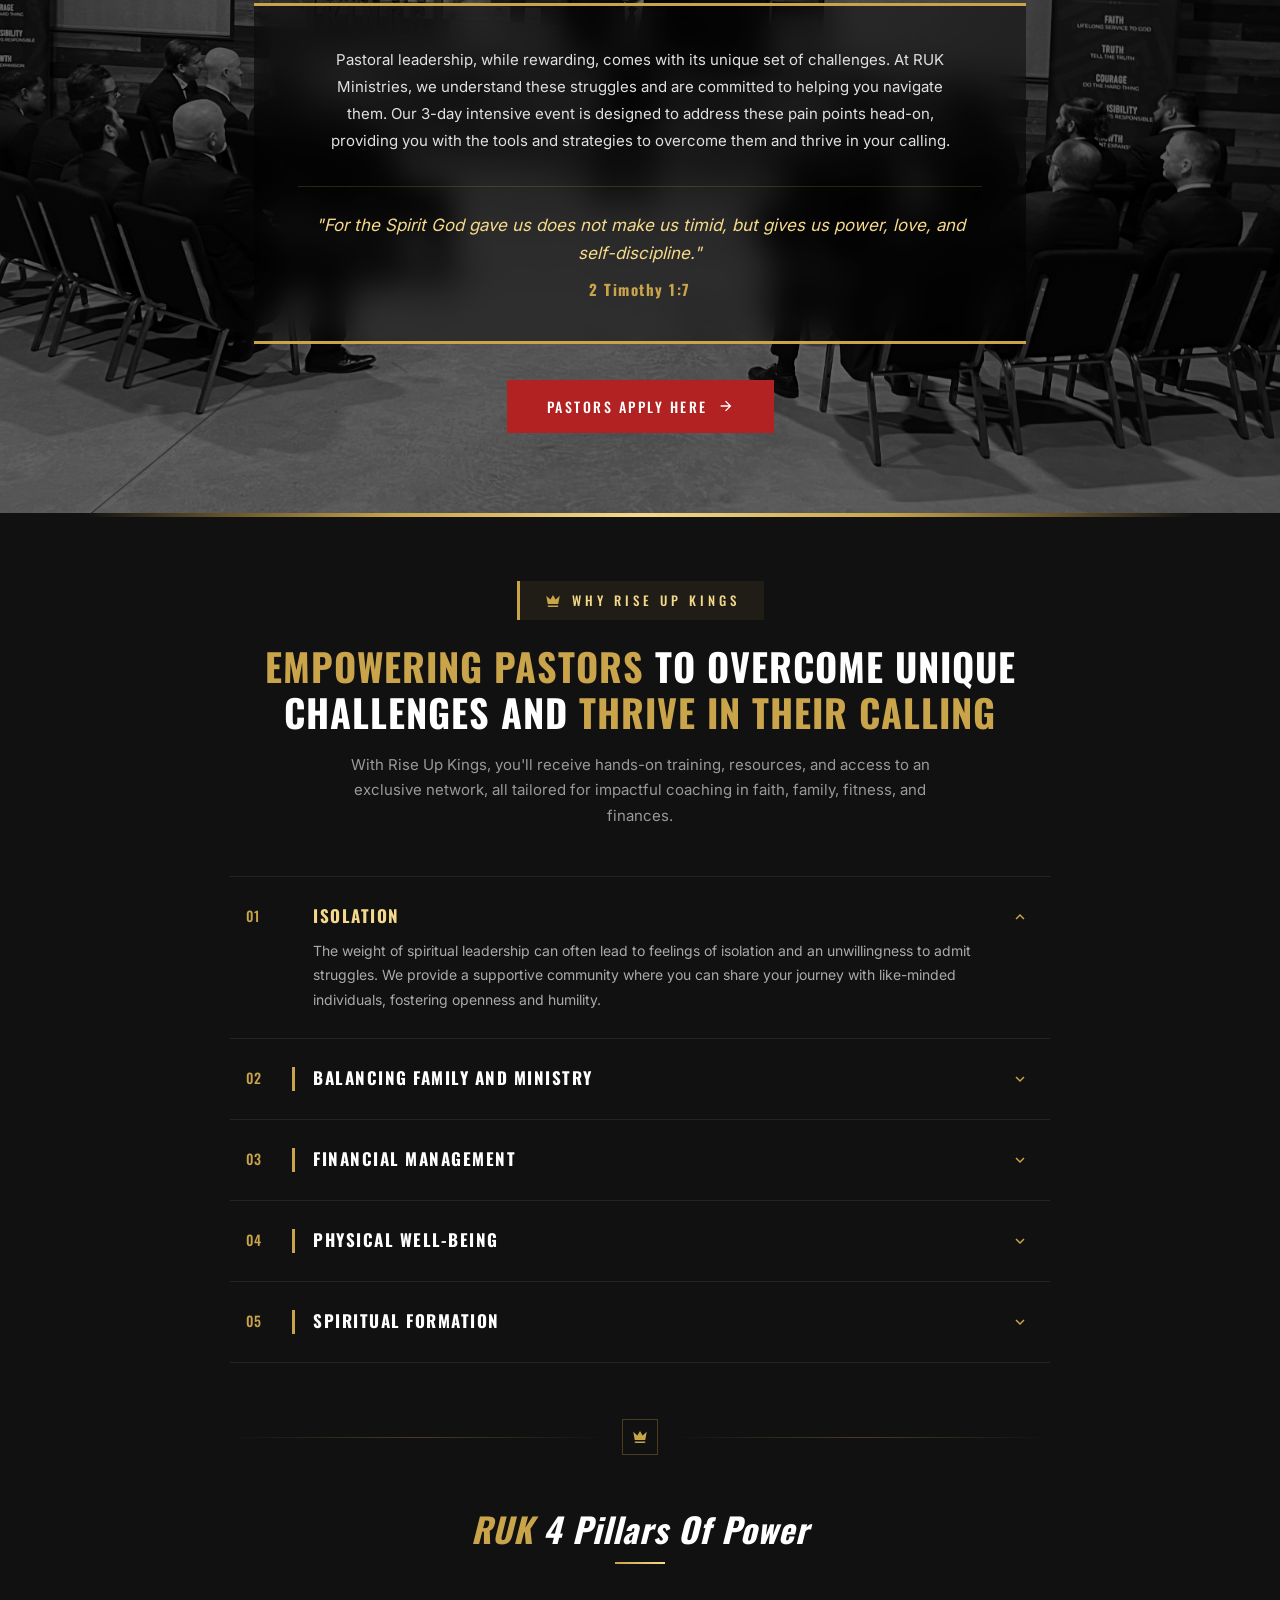
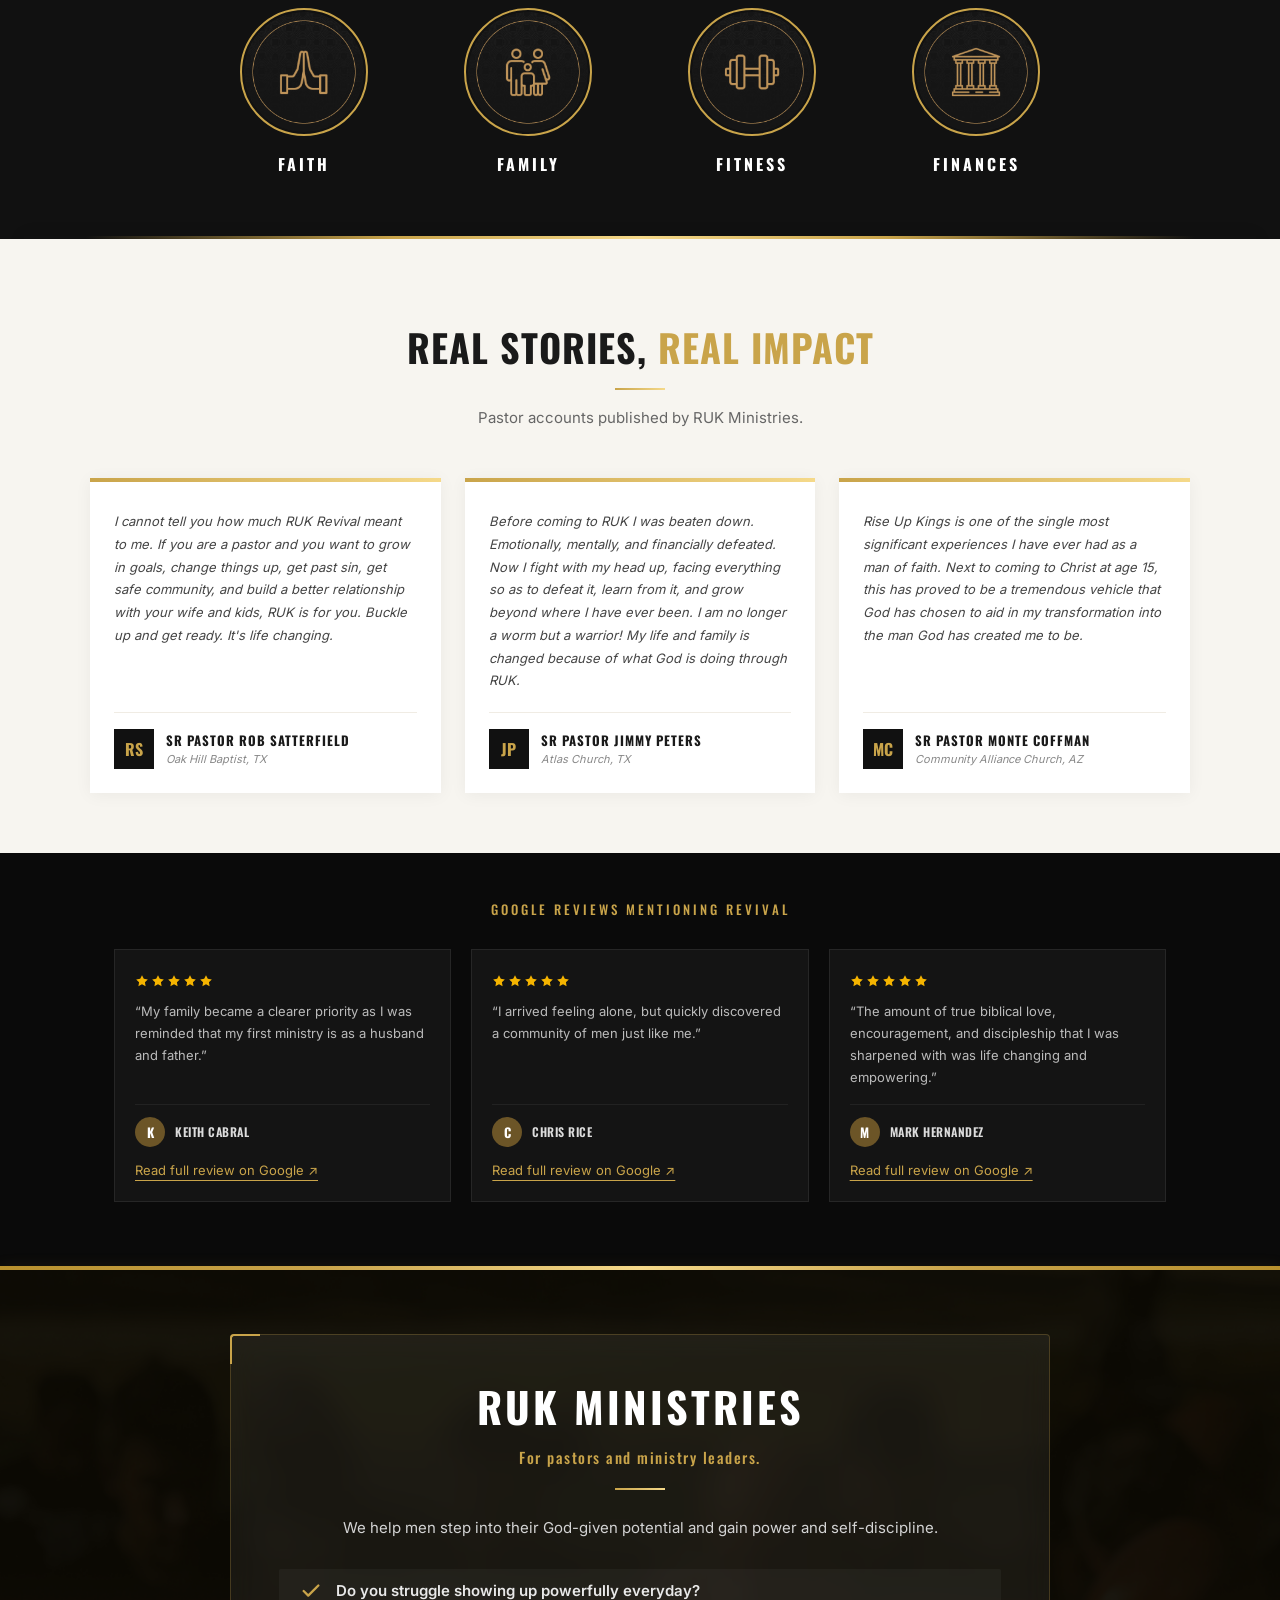
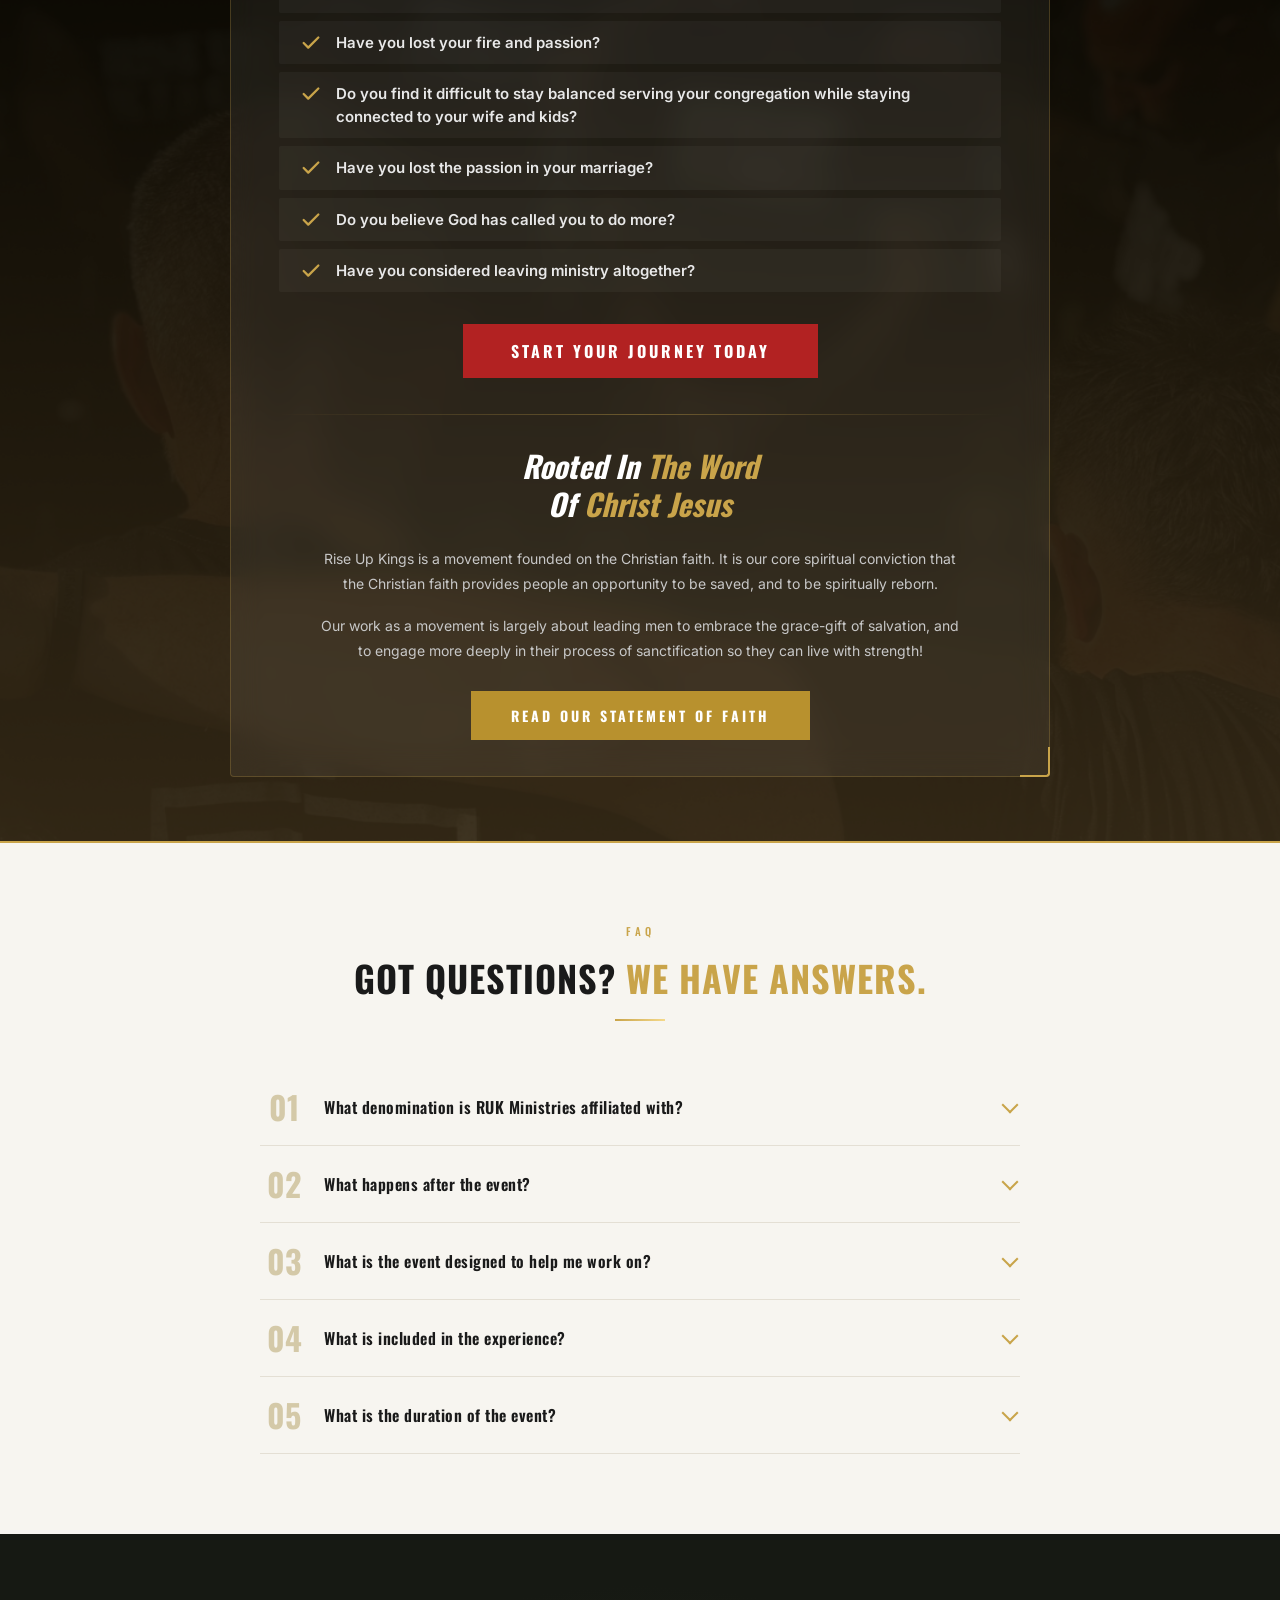
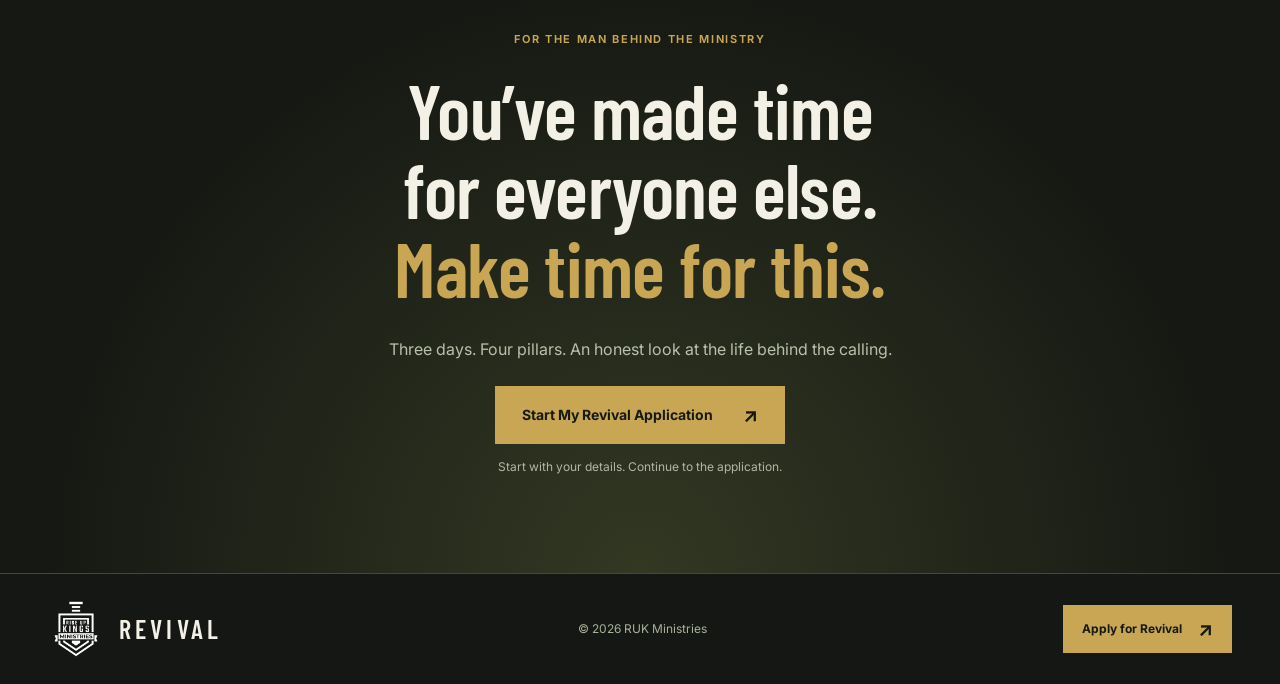
<file: docs/pastor-burnout.html>
<!doctype html><html lang="en"><head><meta charset="utf-8"><script src="funnel-config.js"></script>
<script>window.dataLayer=window.dataLayer||[];window.dataLayer.push({funnel_name:'revival',revival_environment:(window.REVIVAL_FUNNEL||{}).mode==='live'?'production':'approval'});</script>
<!-- Google Tag Manager -->
<script>(function(w,d,s,l,i){w[l]=w[l]||[];w[l].push({'gtm.start':
new Date().getTime(),event:'gtm.js'});var f=d.getElementsByTagName(s)[0],
j=d.createElement(s),dl=l!='dataLayer'?'&l='+l:'';j.async=true;j.src=
'https://www.googletagmanager.com/gtm.js?id='+i+dl;f.parentNode.insertBefore(j,f);
})(window,document,'script','dataLayer','GTM-WJW6VTZ');</script>
<!-- End Google Tag Manager -->
<meta name="viewport" content="width=device-width,initial-scale=1"><title>Revival | For Burned-Out Pastors | RUK Ministries</title><meta name="description" content="A three-day, Christ-centered intensive for male pastors and ministry leaders. Faith, Family, Fitness, and Finances."><meta name="robots" content="noindex,nofollow"><link rel="icon" href="images/ruk-logo.webp"><link rel="stylesheet" href="landing.css"><link rel="stylesheet" href="ministries.css"><link rel="stylesheet" href="ministries-integration.css"><script src="ministries.js" defer></script><script src="funnel-core.js" defer></script><script src="tracking.js" defer></script><script src="funnel.js" defer></script></head><body><!-- Google Tag Manager (noscript) -->
<noscript><iframe src="https://www.googletagmanager.com/ns.html?id=GTM-WJW6VTZ" height="0" width="0" style="display:none;visibility:hidden" title="Google Tag Manager"></iframe></noscript>
<!-- End Google Tag Manager (noscript) -->
<a class="skip" href="#main">Skip to content</a><header class="site-header"><a class="brand" href="#main"><img src="images/ruk-logo.webp" alt="RUK Ministries" width="64" height="64"><span>REVIVAL</span></a><nav aria-label="Main navigation"><a href="#approach">Our approach</a><a href="#stories">Pastor stories</a><a href="#questions">Questions</a></nav><button type="button" data-apply class="cta small">Apply for Revival<span aria-hidden="true">↗</span></button></header>
<main id="main"><section class="hero"><div class="hero-background"></div><div class="wrap hero-grid"><div class="hero-heading"><p class="eyebrow">THREE DAYS FOR MALE PASTORS &amp; MINISTRY LEADERS</p><h1>How Burned-Out Pastors<br><em>Are Reigniting Their Passion for Ministry<br>in Just Three Days</em></h1><p class="hero-copy">So they can serve their church without sacrificing their family.</p></div><div class="hero-video"><p class="video-label"><span aria-hidden="true">▶</span> THE RISE UP KINGS REVIVAL <span>1:25 · SOUND ON</span></p><div class="video-frame"><iframe src="https://fast.wistia.net/embed/iframe/5w5ll9rwvc?videoFoam=true&amp;autoPlay=false" title="The Rise Up Kings Revival introduction" allow="fullscreen; picture-in-picture" allowfullscreen></iframe></div><p class="video-caption">See the experience. Hear the purpose behind Revival.</p></div><div class="hero-action"><button type="button" data-apply class="cta">Start My Revival Application<span aria-hidden="true">↗</span></button><p class="micro">Your details first. Then tell us what brought you here.</p></div><div class="hero-facts"><div><strong>3 DAYS</strong><span>In person. Christ-centered.</span></div><div><strong>FOR PASTORS</strong><span>The man behind the ministry.</span></div><div><strong>4 PILLARS</strong><span>Faith. Family. Fitness. Finances.</span></div></div></div></section>
<section class="section cream reality"><div class="wrap two-col"><div><p class="eyebrow">THE PASTOR BEHIND THE PULPIT</p><h2>You can’t lead<br>a church while<br><em>running on empty.</em></h2></div><div class="body-copy"><p>The sermon still needs preparing. The phone keeps ringing. Someone always needs your attention.</p><p>But at home, your mind is still in the meeting. Your Bible is open, and you’re already thinking about what somebody else needs to hear. There are things you need to say out loud, but your title makes honesty feel complicated.</p><p class="heavy">The public ministry can keep performing long after the private man starts paying for it.</p><p>Give that man attention before exhaustion, distance at home, or the thought of walking away forces the conversation.</p></div></div></section>
<section class="rukm-approach-b3" id="approach">
<div class="rukm-approach-b3__bg"></div>
<div class="rukm-approach-b3__container">
<div class="rukm-approach-b3__label">
<svg class="rukm-approach-b3__label-icon" viewBox="0 0 24 24"><path d="M12 2C6.48 2 2 6.48 2 12s4.48 10 10 10 10-4.48 10-10S17.52 2 12 2zm-2 15l-5-5 1.41-1.41L10 14.17l7.59-7.59L19 8l-9 9z"></path></svg>
      Our Approach
    </div>
<h2 class="rukm-approach-b3__title">
      Unmasking the <span class="rukm-approach-b3__gold">Struggles</span> of <span class="rukm-approach-b3__gold">Spiritual</span> Leadership
    </h2>
<div class="rukm-approach-b3__glass">
<p class="rukm-approach-b3__desc">
        Pastoral leadership, while rewarding, comes with its unique set of challenges. At RUK Ministries, we understand these struggles and are committed to helping you navigate them. Our 3-day intensive event is designed to address these pain points head-on, providing you with the tools and strategies to overcome them and thrive in your calling.
      </p>
<div class="rukm-approach-b3__quote-wrap">
<p class="rukm-approach-b3__quote">
          "For the Spirit God gave us does not make us timid, but gives us power, love, and self-discipline."
        </p>
<p class="rukm-approach-b3__verse">2 Timothy 1:7</p>
</div>
</div>
<button class="rukm-approach-b3__cta" data-apply="" type="button">
      Pastors Apply Here
      <svg viewBox="0 0 24 24"><path d="M12 4l-1.41 1.41L16.17 11H4v2h12.17l-5.58 5.59L12 20l8-8z"></path></svg>
</button>
</div>
</section>
<section class="rukm-empower-b" id="why">
<!-- Gold transition strip from Approach section -->
<div class="rukm-empower-b__transition"></div>
<div class="rukm-empower-b__container">
<!-- Header -->
<div class="rukm-empower-b__header">
<div class="rukm-empower-b__label">
<svg viewBox="0 0 24 24"><path d="M5 16L3 5l5.5 5L12 4l3.5 6L21 5l-2 11H5zm14 3c0 .55-.45 1-1 1H6c-.55 0-1-.45-1-1v-1h14v1z"></path></svg>
        Why Rise Up Kings
      </div>
<h2 class="rukm-empower-b__title">
<span class="rukm-empower-b__gold">Empowering Pastors</span> to Overcome Unique Challenges and <span class="rukm-empower-b__gold">Thrive in Their Calling</span>
</h2>
<p class="rukm-empower-b__subtitle">
        With Rise Up Kings, you'll receive hands-on training, resources, and access to an exclusive network, all tailored for impactful coaching in faith, family, fitness, and finances.
      </p>
</div>
<!-- Accordion List -->
<div class="rukm-empower-b__list">
<div class="rukm-empower-b__row active">
<span class="rukm-empower-b__row-num">01</span>
<div class="rukm-empower-b__row-accent"></div>
<div class="rukm-empower-b__row-content">
<h3 class="rukm-empower-b__row-title">Isolation</h3>
<p class="rukm-empower-b__row-desc">The weight of spiritual leadership can often lead to feelings of isolation and an unwillingness to admit struggles. We provide a supportive community where you can share your journey with like-minded individuals, fostering openness and humility.</p>
</div>
<div class="rukm-empower-b__row-toggle">
<svg viewBox="0 0 24 24"><path d="M7.41 8.59L12 13.17l4.59-4.58L18 10l-6 6-6-6z"></path></svg>
</div>
</div>
<div class="rukm-empower-b__row">
<span class="rukm-empower-b__row-num">02</span>
<div class="rukm-empower-b__row-accent"></div>
<div class="rukm-empower-b__row-content">
<h3 class="rukm-empower-b__row-title">Balancing Family and Ministry</h3>
<p class="rukm-empower-b__row-desc">Striking a balance between family responsibilities and pastoral duties can be challenging. We offer practical strategies to ensure both aspects are healthy.</p>
</div>
<div class="rukm-empower-b__row-toggle">
<svg viewBox="0 0 24 24"><path d="M7.41 8.59L12 13.17l4.59-4.58L18 10l-6 6-6-6z"></path></svg>
</div>
</div>
<div class="rukm-empower-b__row">
<span class="rukm-empower-b__row-num">03</span>
<div class="rukm-empower-b__row-accent"></div>
<div class="rukm-empower-b__row-content">
<h3 class="rukm-empower-b__row-title">Financial Management</h3>
<p class="rukm-empower-b__row-desc">Ministers' finances are more complicated than the average person and financial management can be a daunting task. Our event includes deep dives into finance topics, equipping you with the knowledge to be a great steward.</p>
</div>
<div class="rukm-empower-b__row-toggle">
<svg viewBox="0 0 24 24"><path d="M7.41 8.59L12 13.17l4.59-4.58L18 10l-6 6-6-6z"></path></svg>
</div>
</div>
<div class="rukm-empower-b__row">
<span class="rukm-empower-b__row-num">04</span>
<div class="rukm-empower-b__row-accent"></div>
<div class="rukm-empower-b__row-content">
<h3 class="rukm-empower-b__row-title">Physical Well-being</h3>
<p class="rukm-empower-b__row-desc">Amidst the demands of pastoral duties, physical health often takes a back seat. We emphasize the importance of fitness and provide guidance on maintaining physical health.</p>
</div>
<div class="rukm-empower-b__row-toggle">
<svg viewBox="0 0 24 24"><path d="M7.41 8.59L12 13.17l4.59-4.58L18 10l-6 6-6-6z"></path></svg>
</div>
</div>
<div class="rukm-empower-b__row">
<span class="rukm-empower-b__row-num">05</span>
<div class="rukm-empower-b__row-accent"></div>
<div class="rukm-empower-b__row-content">
<h3 class="rukm-empower-b__row-title">Spiritual Formation</h3>
<p class="rukm-empower-b__row-desc">Even as spiritual leaders, maintaining a consistent and intimate relationship with God can be challenging. We provide tools to strengthen your spiritual formation and deepen your relationship with God.</p>
</div>
<div class="rukm-empower-b__row-toggle">
<svg viewBox="0 0 24 24"><path d="M7.41 8.59L12 13.17l4.59-4.58L18 10l-6 6-6-6z"></path></svg>
</div>
</div>
</div>
<!-- Separator -->
<div class="rukm-empower-b__sep">
<div class="rukm-empower-b__sep-line"></div>
<div class="rukm-empower-b__sep-icon">
<svg viewBox="0 0 24 24"><path d="M5 16L3 5l5.5 5L12 4l3.5 6L21 5l-2 11H5zm14 3c0 .55-.45 1-1 1H6c-.55 0-1-.45-1-1v-1h14v1z"></path></svg>
</div>
<div class="rukm-empower-b__sep-line"></div>
</div>
</div>
<!-- 4 Pillars of Power -->
<div class="rukm-empower-b__pillars-container">
<h2 class="rukm-empower-b__pillars-title">
<span class="rukm-empower-b__gold">RUK</span> 4 Pillars Of Power
    </h2>
<div class="rukm-empower-b__pillars-bar"></div>
<div class="rukm-empower-b__pillars-grid">
<div class="rukm-empower-b__pillar">
<div class="rukm-empower-b__pillar-circle">
<img alt="Faith" loading="lazy" src="images/pillar-faith.png"/>
</div>
<span class="rukm-empower-b__pillar-label">Faith</span>
</div>
<div class="rukm-empower-b__pillar">
<div class="rukm-empower-b__pillar-circle">
<img alt="Family" loading="lazy" src="images/pillar-family.png"/>
</div>
<span class="rukm-empower-b__pillar-label">Family</span>
</div>
<div class="rukm-empower-b__pillar">
<div class="rukm-empower-b__pillar-circle">
<img alt="Fitness" loading="lazy" src="images/pillar-fitness.png"/>
</div>
<span class="rukm-empower-b__pillar-label">Fitness</span>
</div>
<div class="rukm-empower-b__pillar">
<div class="rukm-empower-b__pillar-circle">
<img alt="Finances" loading="lazy" src="images/pillar-finances.png"/>
</div>
<span class="rukm-empower-b__pillar-label">Finances</span>
</div>
</div>
</div>
<!-- Bottom gold line + shadow into testimonials -->
<div class="rukm-empower-b__bottom-divider"></div>
</section>
<section class="rukm-test-c" id="stories">
<!-- PASTOR_TESTIMONIALS_START -->
<!-- ── Top: Cream zone with pastor quotes ── -->
<div class="rukm-test-c__top">
<div class="rukm-test-c__container">
<div class="rukm-test-c__heading">
<h2 class="rukm-test-c__title">Real Stories, <span class="rukm-test-c__gold">Real Impact</span></h2>
<div class="rukm-test-c__bar"></div>
<p class="rukm-test-c__subtitle">Pastor accounts published by RUK Ministries.</p>
</div>
<div class="rukm-test-c__pastors">
<div class="rukm-test-c__pastor-card">
<div class="rukm-test-c__pastor-accent"></div>
<div class="rukm-test-c__pastor-body">

<p class="rukm-test-c__pastor-text">I cannot tell you how much RUK Revival meant to me. If you are a pastor and you want to grow in goals, change things up, get past sin, get safe community, and build a better relationship with your wife and kids, RUK is for you. Buckle up and get ready. It's life changing.</p>
<div class="rukm-test-c__pastor-footer">
<div class="rukm-test-c__pastor-avatar"><span>RS</span></div>
<div class="rukm-test-c__pastor-info">
<p class="rukm-test-c__pastor-name">Sr Pastor Rob Satterfield</p>
<p class="rukm-test-c__pastor-church">Oak Hill Baptist, TX</p>
</div>
</div>
</div>
</div>
<div class="rukm-test-c__pastor-card">
<div class="rukm-test-c__pastor-accent"></div>
<div class="rukm-test-c__pastor-body">

<p class="rukm-test-c__pastor-text">Before coming to RUK I was beaten down. Emotionally, mentally, and financially defeated. Now I fight with my head up, facing everything so as to defeat it, learn from it, and grow beyond where I have ever been. I am no longer a worm but a warrior! My life and family is changed because of what God is doing through RUK.</p>
<div class="rukm-test-c__pastor-footer">
<div class="rukm-test-c__pastor-avatar"><span>JP</span></div>
<div class="rukm-test-c__pastor-info">
<p class="rukm-test-c__pastor-name">Sr Pastor Jimmy Peters</p>
<p class="rukm-test-c__pastor-church">Atlas Church, TX</p>
</div>
</div>
</div>
</div>
<div class="rukm-test-c__pastor-card">
<div class="rukm-test-c__pastor-accent"></div>
<div class="rukm-test-c__pastor-body">

<p class="rukm-test-c__pastor-text">Rise Up Kings is one of the single most significant experiences I have ever had as a man of faith. Next to coming to Christ at age 15, this has proved to be a tremendous vehicle that God has chosen to aid in my transformation into the man God has created me to be.</p>
<div class="rukm-test-c__pastor-footer">
<div class="rukm-test-c__pastor-avatar"><span>MC</span></div>
<div class="rukm-test-c__pastor-info">
<p class="rukm-test-c__pastor-name">Sr Pastor Monte Coffman</p>
<p class="rukm-test-c__pastor-church">Community Alliance Church, AZ</p>
</div>
</div>
</div>
</div>
</div>
</div>
</div>
<!-- PASTOR_TESTIMONIALS_END -->
<!-- ── Google Badge Bridge ── -->

<!-- ── Bottom: Dark zone with ticker ── -->
<div class="rukm-test-c__bottom" id="google-reviews"><div class="rukm-test-c__ticker-label"><span>Google reviews mentioning Revival</span></div><div class="rukm-test-c__container revival-review-grid"><article class="rukm-test-c__ticker-card" id="G01">
      <div class="rukm-test-c__review-stars" role="img" aria-label="5 out of 5 stars"><svg viewBox="0 0 24 24" aria-hidden="true"><path d="M12 2l3.09 6.26L22 9.27l-5 4.87 1.18 6.88L12 17.77l-6.18 3.25L7 14.14 2 9.27l6.91-1.01L12 2z"></path></svg><svg viewBox="0 0 24 24" aria-hidden="true"><path d="M12 2l3.09 6.26L22 9.27l-5 4.87 1.18 6.88L12 17.77l-6.18 3.25L7 14.14 2 9.27l6.91-1.01L12 2z"></path></svg><svg viewBox="0 0 24 24" aria-hidden="true"><path d="M12 2l3.09 6.26L22 9.27l-5 4.87 1.18 6.88L12 17.77l-6.18 3.25L7 14.14 2 9.27l6.91-1.01L12 2z"></path></svg><svg viewBox="0 0 24 24" aria-hidden="true"><path d="M12 2l3.09 6.26L22 9.27l-5 4.87 1.18 6.88L12 17.77l-6.18 3.25L7 14.14 2 9.27l6.91-1.01L12 2z"></path></svg><svg viewBox="0 0 24 24" aria-hidden="true"><path d="M12 2l3.09 6.26L22 9.27l-5 4.87 1.18 6.88L12 17.77l-6.18 3.25L7 14.14 2 9.27l6.91-1.01L12 2z"></path></svg></div>
      <p class="rukm-test-c__review-text">“My family became a clearer priority as I was reminded that my first ministry is as a husband and father.”</p>
      <div class="rukm-test-c__review-author"><span class="rukm-test-c__review-initial" aria-hidden="true">K</span><p class="rukm-test-c__review-name">Keith Cabral</p></div>
      <a class="revival-review-link" href="https://maps.app.goo.gl/41teFwh62Cu8rxkq7" target="_blank" rel="noopener">Read full review on Google ↗</a>
    </article><article class="rukm-test-c__ticker-card" id="G02">
      <div class="rukm-test-c__review-stars" role="img" aria-label="5 out of 5 stars"><svg viewBox="0 0 24 24" aria-hidden="true"><path d="M12 2l3.09 6.26L22 9.27l-5 4.87 1.18 6.88L12 17.77l-6.18 3.25L7 14.14 2 9.27l6.91-1.01L12 2z"></path></svg><svg viewBox="0 0 24 24" aria-hidden="true"><path d="M12 2l3.09 6.26L22 9.27l-5 4.87 1.18 6.88L12 17.77l-6.18 3.25L7 14.14 2 9.27l6.91-1.01L12 2z"></path></svg><svg viewBox="0 0 24 24" aria-hidden="true"><path d="M12 2l3.09 6.26L22 9.27l-5 4.87 1.18 6.88L12 17.77l-6.18 3.25L7 14.14 2 9.27l6.91-1.01L12 2z"></path></svg><svg viewBox="0 0 24 24" aria-hidden="true"><path d="M12 2l3.09 6.26L22 9.27l-5 4.87 1.18 6.88L12 17.77l-6.18 3.25L7 14.14 2 9.27l6.91-1.01L12 2z"></path></svg><svg viewBox="0 0 24 24" aria-hidden="true"><path d="M12 2l3.09 6.26L22 9.27l-5 4.87 1.18 6.88L12 17.77l-6.18 3.25L7 14.14 2 9.27l6.91-1.01L12 2z"></path></svg></div>
      <p class="rukm-test-c__review-text">“I arrived feeling alone, but quickly discovered a community of men just like me.”</p>
      <div class="rukm-test-c__review-author"><span class="rukm-test-c__review-initial" aria-hidden="true">C</span><p class="rukm-test-c__review-name">Chris Rice</p></div>
      <a class="revival-review-link" href="https://maps.app.goo.gl/EquGMLo1fD7CbnKe7" target="_blank" rel="noopener">Read full review on Google ↗</a>
    </article><article class="rukm-test-c__ticker-card" id="G03">
      <div class="rukm-test-c__review-stars" role="img" aria-label="5 out of 5 stars"><svg viewBox="0 0 24 24" aria-hidden="true"><path d="M12 2l3.09 6.26L22 9.27l-5 4.87 1.18 6.88L12 17.77l-6.18 3.25L7 14.14 2 9.27l6.91-1.01L12 2z"></path></svg><svg viewBox="0 0 24 24" aria-hidden="true"><path d="M12 2l3.09 6.26L22 9.27l-5 4.87 1.18 6.88L12 17.77l-6.18 3.25L7 14.14 2 9.27l6.91-1.01L12 2z"></path></svg><svg viewBox="0 0 24 24" aria-hidden="true"><path d="M12 2l3.09 6.26L22 9.27l-5 4.87 1.18 6.88L12 17.77l-6.18 3.25L7 14.14 2 9.27l6.91-1.01L12 2z"></path></svg><svg viewBox="0 0 24 24" aria-hidden="true"><path d="M12 2l3.09 6.26L22 9.27l-5 4.87 1.18 6.88L12 17.77l-6.18 3.25L7 14.14 2 9.27l6.91-1.01L12 2z"></path></svg><svg viewBox="0 0 24 24" aria-hidden="true"><path d="M12 2l3.09 6.26L22 9.27l-5 4.87 1.18 6.88L12 17.77l-6.18 3.25L7 14.14 2 9.27l6.91-1.01L12 2z"></path></svg></div>
      <p class="rukm-test-c__review-text">“The amount of true biblical love, encouragement, and discipleship that I was sharpened with was life changing and empowering.”</p>
      <div class="rukm-test-c__review-author"><span class="rukm-test-c__review-initial" aria-hidden="true">M</span><p class="rukm-test-c__review-name">Mark Hernandez</p></div>
      <a class="revival-review-link" href="https://maps.app.goo.gl/V4QcxFzMV3fCLi2D8" target="_blank" rel="noopener">Read full review on Google ↗</a>
    </article></div></div>
<!-- Bottom gold divider -->
<div class="rukm-test-c__divider"></div>
</section>
<section class="rukm-rukinfo" id="ministry">
<div class="rukm-rukinfo__container">
<div class="rukm-rukinfo__card">
<h2 class="rukm-rukinfo__title">RUK Ministries</h2>
<p class="rukm-rukinfo__subtitle">For pastors and ministry leaders.</p>
<hr class="rukm-rukinfo__divider"/>
<p class="rukm-rukinfo__desc">We help men step into their God-given potential and gain power and self-discipline.</p>
<ul class="rukm-rukinfo__list">
<li class="rukm-rukinfo__item">
<span class="rukm-rukinfo__check">
<svg fill="none" viewBox="0 0 24 24"><path d="M20 6L9 17L4 12" stroke="#c9a44a" stroke-linecap="round" stroke-linejoin="round" stroke-width="2.5"></path></svg>
</span>
<span class="rukm-rukinfo__question">Do you struggle showing up powerfully everyday?</span>
</li>
<li class="rukm-rukinfo__item">
<span class="rukm-rukinfo__check">
<svg fill="none" viewBox="0 0 24 24"><path d="M20 6L9 17L4 12" stroke="#c9a44a" stroke-linecap="round" stroke-linejoin="round" stroke-width="2.5"></path></svg>
</span>
<span class="rukm-rukinfo__question">Have you lost your fire and passion?</span>
</li>
<li class="rukm-rukinfo__item">
<span class="rukm-rukinfo__check">
<svg fill="none" viewBox="0 0 24 24"><path d="M20 6L9 17L4 12" stroke="#c9a44a" stroke-linecap="round" stroke-linejoin="round" stroke-width="2.5"></path></svg>
</span>
<span class="rukm-rukinfo__question">Do you find it difficult to stay balanced serving your congregation while staying connected to your wife and kids?</span>
</li>
<li class="rukm-rukinfo__item">
<span class="rukm-rukinfo__check">
<svg fill="none" viewBox="0 0 24 24"><path d="M20 6L9 17L4 12" stroke="#c9a44a" stroke-linecap="round" stroke-linejoin="round" stroke-width="2.5"></path></svg>
</span>
<span class="rukm-rukinfo__question">Have you lost the passion in your marriage?</span>
</li>
<li class="rukm-rukinfo__item">
<span class="rukm-rukinfo__check">
<svg fill="none" viewBox="0 0 24 24"><path d="M20 6L9 17L4 12" stroke="#c9a44a" stroke-linecap="round" stroke-linejoin="round" stroke-width="2.5"></path></svg>
</span>
<span class="rukm-rukinfo__question">Do you believe God has called you to do more?</span>
</li>
<li class="rukm-rukinfo__item">
<span class="rukm-rukinfo__check">
<svg fill="none" viewBox="0 0 24 24"><path d="M20 6L9 17L4 12" stroke="#c9a44a" stroke-linecap="round" stroke-linejoin="round" stroke-width="2.5"></path></svg>
</span>
<span class="rukm-rukinfo__question">Have you considered leaving ministry altogether?</span>
</li>
</ul>
<div class="rukm-rukinfo__cta-wrap">
<button class="rukm-rukinfo__cta" data-apply="" type="button">Start Your Journey Today</button>
</div>
<!-- Rooted In The Word -->
<hr class="rukm-rukinfo__rooted-divider"/>
<h3 class="rukm-rukinfo__rooted-title">
        Rooted In <span class="rukm-rukinfo__rooted-gold">The Word</span><br/>
        Of <span class="rukm-rukinfo__rooted-gold">Christ Jesus</span>
</h3>
<p class="rukm-rukinfo__rooted-text">Rise Up Kings is a movement founded on the Christian faith. It is our core spiritual conviction that the Christian faith provides people an opportunity to be saved, and to be spiritually reborn.</p>
<p class="rukm-rukinfo__rooted-text">Our work as a movement is largely about leading men to embrace the grace-gift of salvation, and to engage more deeply in their process of sanctification so they can live with strength!</p>
<div class="rukm-rukinfo__rooted-cta-wrap">
<a class="rukm-rukinfo__rooted-cta" href="https://rukministries.com/faith-statement">Read Our Statement of Faith</a>
</div>
</div>
</div>
</section>
<section class="rukm-faq-c" id="questions">
<div class="rukm-faq-c__container">
<div class="rukm-faq-c__heading">
<p class="rukm-faq-c__label">FAQ</p>
<h2 class="rukm-faq-c__title">Got Questions? <span class="rukm-faq-c__gold">We Have Answers.</span></h2>
<div class="rukm-faq-c__bar"></div>
</div>
<div class="rukm-faq-c__list">
<div class="rukm-faq-c__item">
<button aria-controls="faq-answer-1" aria-expanded="false" class="rukm-faq-c__question" type="button">
<span class="rukm-faq-c__number">01</span>
<span class="rukm-faq-c__q-content">
<span class="rukm-faq-c__question-text">What denomination is RUK Ministries affiliated with?</span>
<span class="rukm-faq-c__arrow"></span>
</span>
</button>
<div class="rukm-faq-c__answer" hidden="" id="faq-answer-1">
<p class="rukm-faq-c__answer-text">RUK Ministries is a non-denominational Christian organization. We welcome pastors and spiritual leaders from all biblical-based faiths. Our teachings and programs are based on biblical principles with Jesus Christ at the core.</p>
</div>
</div>
<div class="rukm-faq-c__item">
<button aria-controls="faq-answer-2" aria-expanded="false" class="rukm-faq-c__question" type="button">
<span class="rukm-faq-c__number">02</span>
<span class="rukm-faq-c__q-content">
<span class="rukm-faq-c__question-text">What happens after the event?</span>
<span class="rukm-faq-c__arrow"></span>
</span>
</button>
<div class="rukm-faq-c__answer" hidden="" id="faq-answer-2">
<p class="rukm-faq-c__answer-text">After the event, you will have the opportunity to join the RUK Ministries community, a brotherhood of Christian leaders committed to supporting each other in their journey of faith and leadership. We offer ongoing training, seminars, and webinars to support your continued growth.</p>
</div>
</div>
<div class="rukm-faq-c__item">
<button aria-controls="faq-answer-3" aria-expanded="false" class="rukm-faq-c__question" type="button">
<span class="rukm-faq-c__number">03</span>
<span class="rukm-faq-c__q-content">
<span class="rukm-faq-c__question-text">What is the event designed to help me work on?</span>
<span class="rukm-faq-c__arrow"></span>
</span>
</button>
<div class="rukm-faq-c__answer" hidden="" id="faq-answer-3">
<p class="rukm-faq-c__answer-text">The event focuses on pastoral duties, personal life, and spiritual growth, with strategies around leadership, finance, and personal development. It aims to reignite your passion for your calling and equip you with tools to live a balanced and fulfilling life.</p>
</div>
</div>
<div class="rukm-faq-c__item">
<button aria-controls="faq-answer-4" aria-expanded="false" class="rukm-faq-c__question" type="button">
<span class="rukm-faq-c__number">04</span>
<span class="rukm-faq-c__q-content">
<span class="rukm-faq-c__question-text">What is included in the experience?</span>
<span class="rukm-faq-c__arrow"></span>
</span>
</button>
<div class="rukm-faq-c__answer" hidden="" id="faq-answer-4">
<p class="rukm-faq-c__answer-text">Lunch and dinner for all three days, along with additional gear provided at the event. Accommodation is separate. The team can talk through the practical details with you during the application process.</p>
</div>
</div>
<div class="rukm-faq-c__item">
<button aria-controls="faq-answer-5" aria-expanded="false" class="rukm-faq-c__question" type="button">
<span class="rukm-faq-c__number">05</span>
<span class="rukm-faq-c__q-content">
<span class="rukm-faq-c__question-text">What is the duration of the event?</span>
<span class="rukm-faq-c__arrow"></span>
</span>
</button>
<div class="rukm-faq-c__answer" hidden="" id="faq-answer-5">
<p class="rukm-faq-c__answer-text">Revival is a three-day, in-person intensive for male pastors and ministry leaders.</p>
</div>
</div>
</div>
</div>
</section>

<section class="section final-cta" id="apply"><div class="wrap"><p class="eyebrow">FOR THE MAN BEHIND THE MINISTRY</p><h2>You’ve made time<br>for everyone else.<br><em>Make time for this.</em></h2><p>Three days. Four pillars. An honest look at the life behind the calling.</p><button type="button" data-apply class="cta">Start My Revival Application<span aria-hidden="true">↗</span></button><p class="micro">Start with your details. Continue to the application.</p></div></section></main>
<footer class="site-footer"><div class="wrap"><a class="brand" href="#main"><img src="images/ruk-logo.webp" alt="RUK Ministries" width="60" height="60"><span>REVIVAL</span></a><p>© 2026 RUK Ministries</p><button type="button" data-apply class="cta small">Apply for Revival<span aria-hidden="true">↗</span></button></div></footer>
<dialog id="lead-modal" aria-labelledby="lead-title" aria-describedby="lead-subtitle"><button type="button" class="modal-close" aria-label="Close opt-in form">×</button><div class="modal-body"><p class="eyebrow">REVIVAL / YOUR NEXT STEP</p><h2 id="lead-title">Start your<br><em>Revival application.</em></h2><p id="lead-subtitle">Enter your details, then continue to tell us about your ministry.</p><p id="preview-notice" class="preview-notice">Approval preview. Use sample details; they are not sent or saved. Continue opens the live Revival application.</p><form id="lead-form" novalidate><label for="lead-name">Full name</label><input id="lead-name" type="text" name="name" autocomplete="name" maxlength="120" required><label for="lead-email">Email address</label><input id="lead-email" type="email" name="email" autocomplete="email" maxlength="254" required><label for="lead-phone">Phone number</label><input id="lead-phone" type="tel" name="phone" autocomplete="tel" maxlength="30" required><p class="consent">By continuing, you agree to receive event updates and marketing messages from Rise Up Kings. Unsubscribe at any time.</p><p id="lead-error" class="form-error" role="alert" hidden></p><button type="submit" class="cta">Continue to Application <span aria-hidden="true">→</span></button></form><p class="micro">Step 1 of 2 · Your details</p></div></dialog><noscript><p class="no-script">Please enable JavaScript to open the application form.</p></noscript></body></html>
</file>
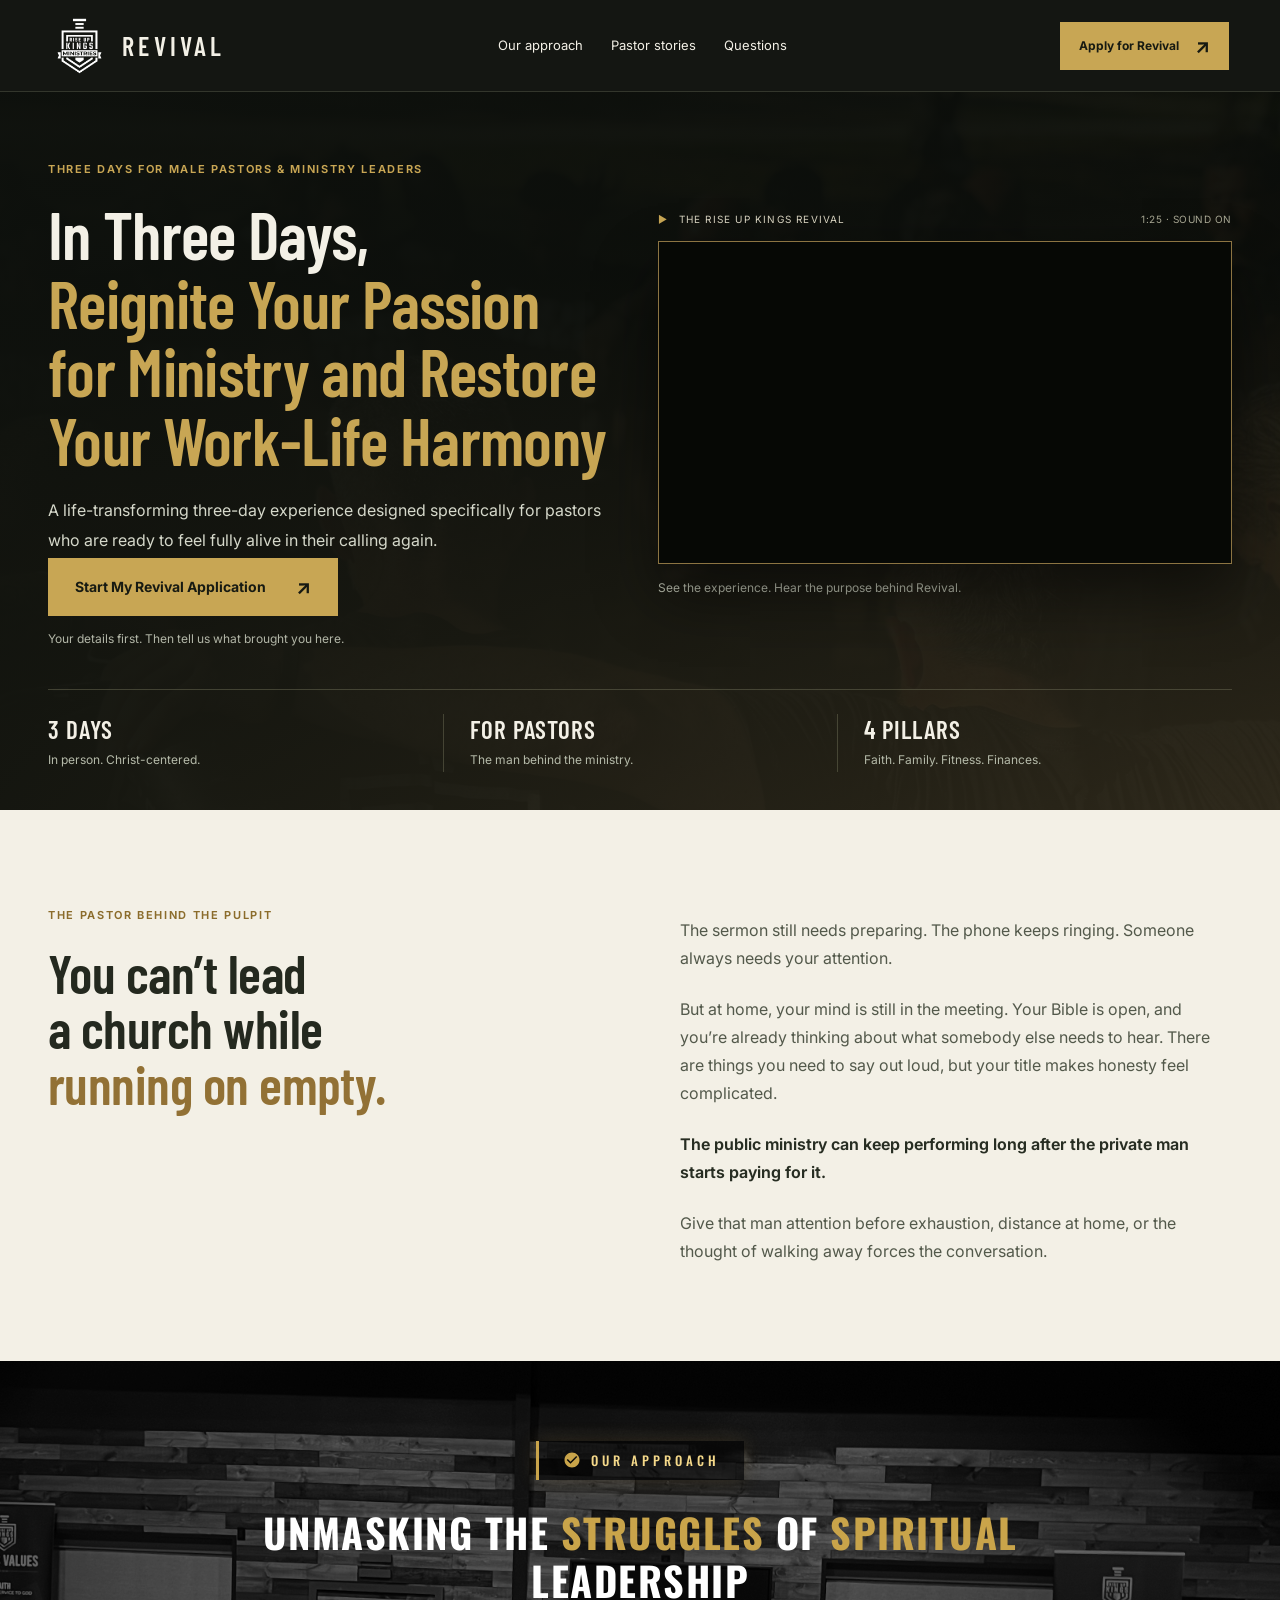
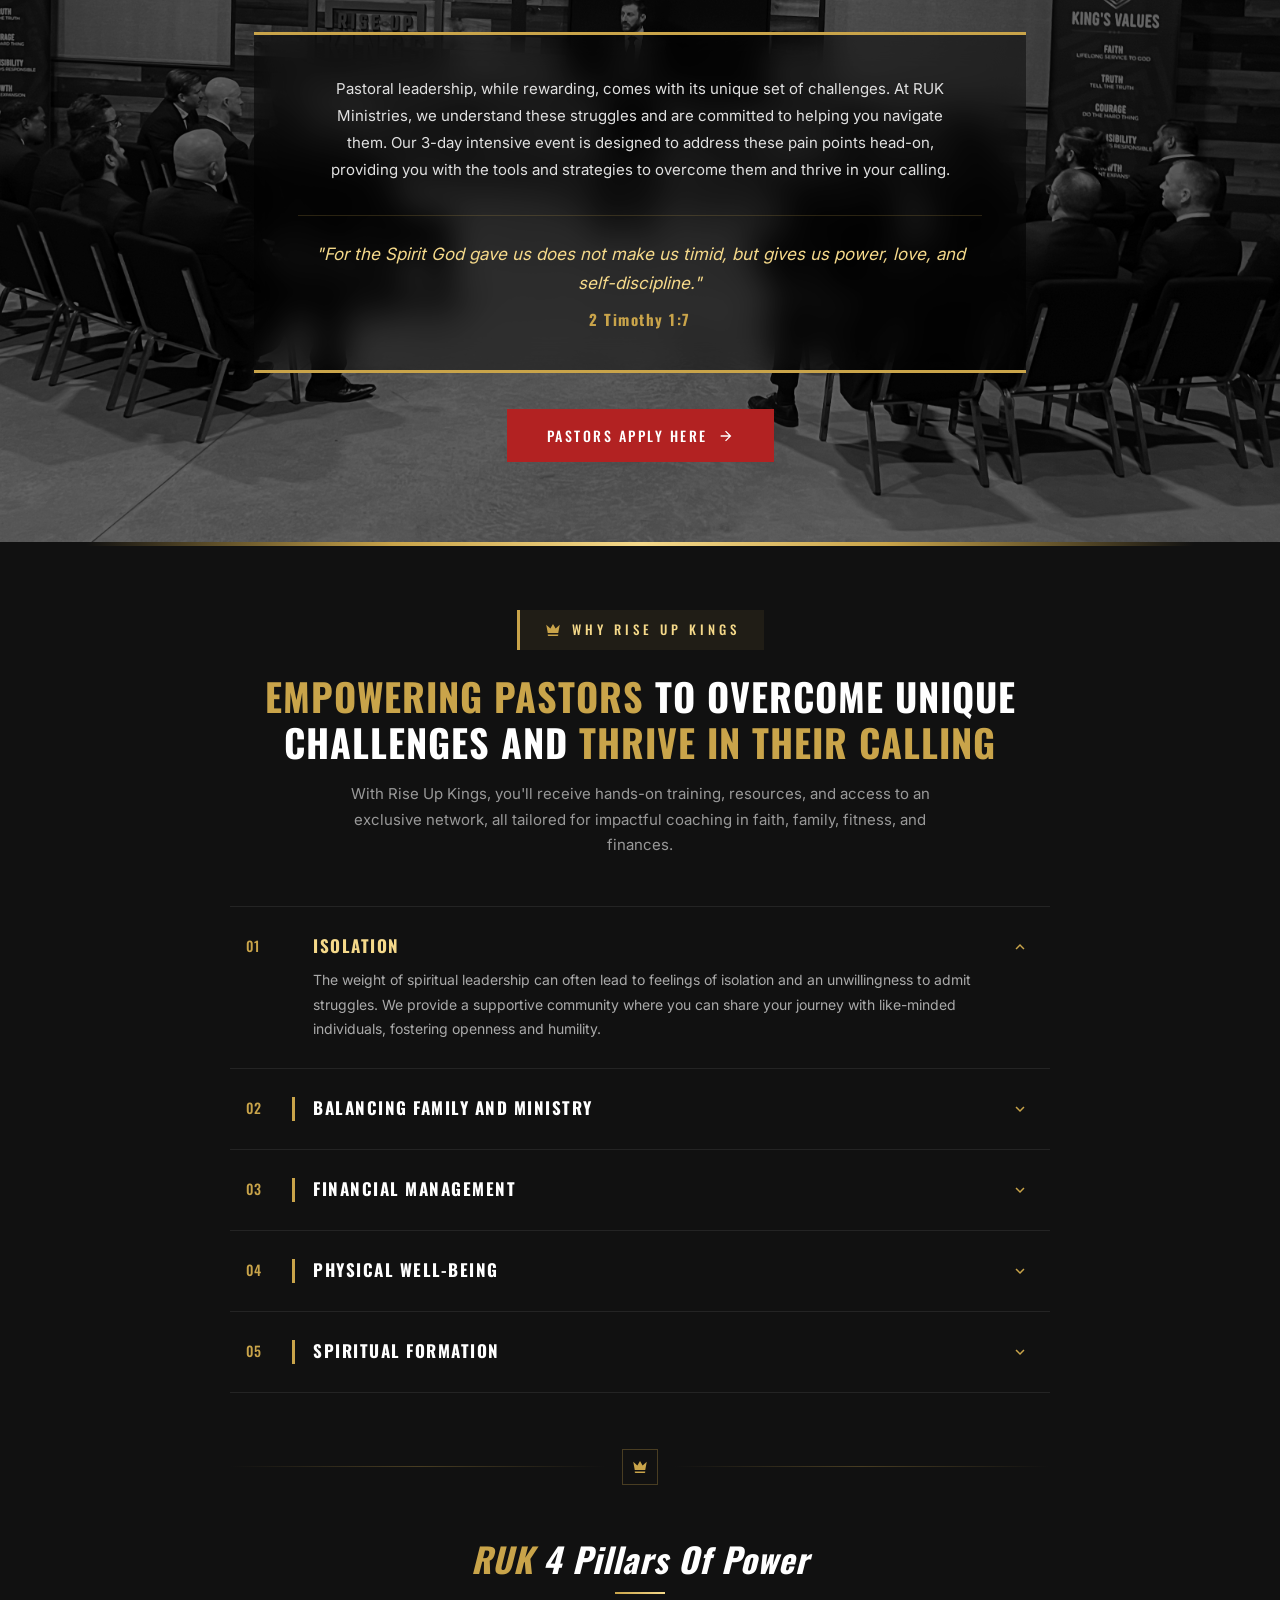
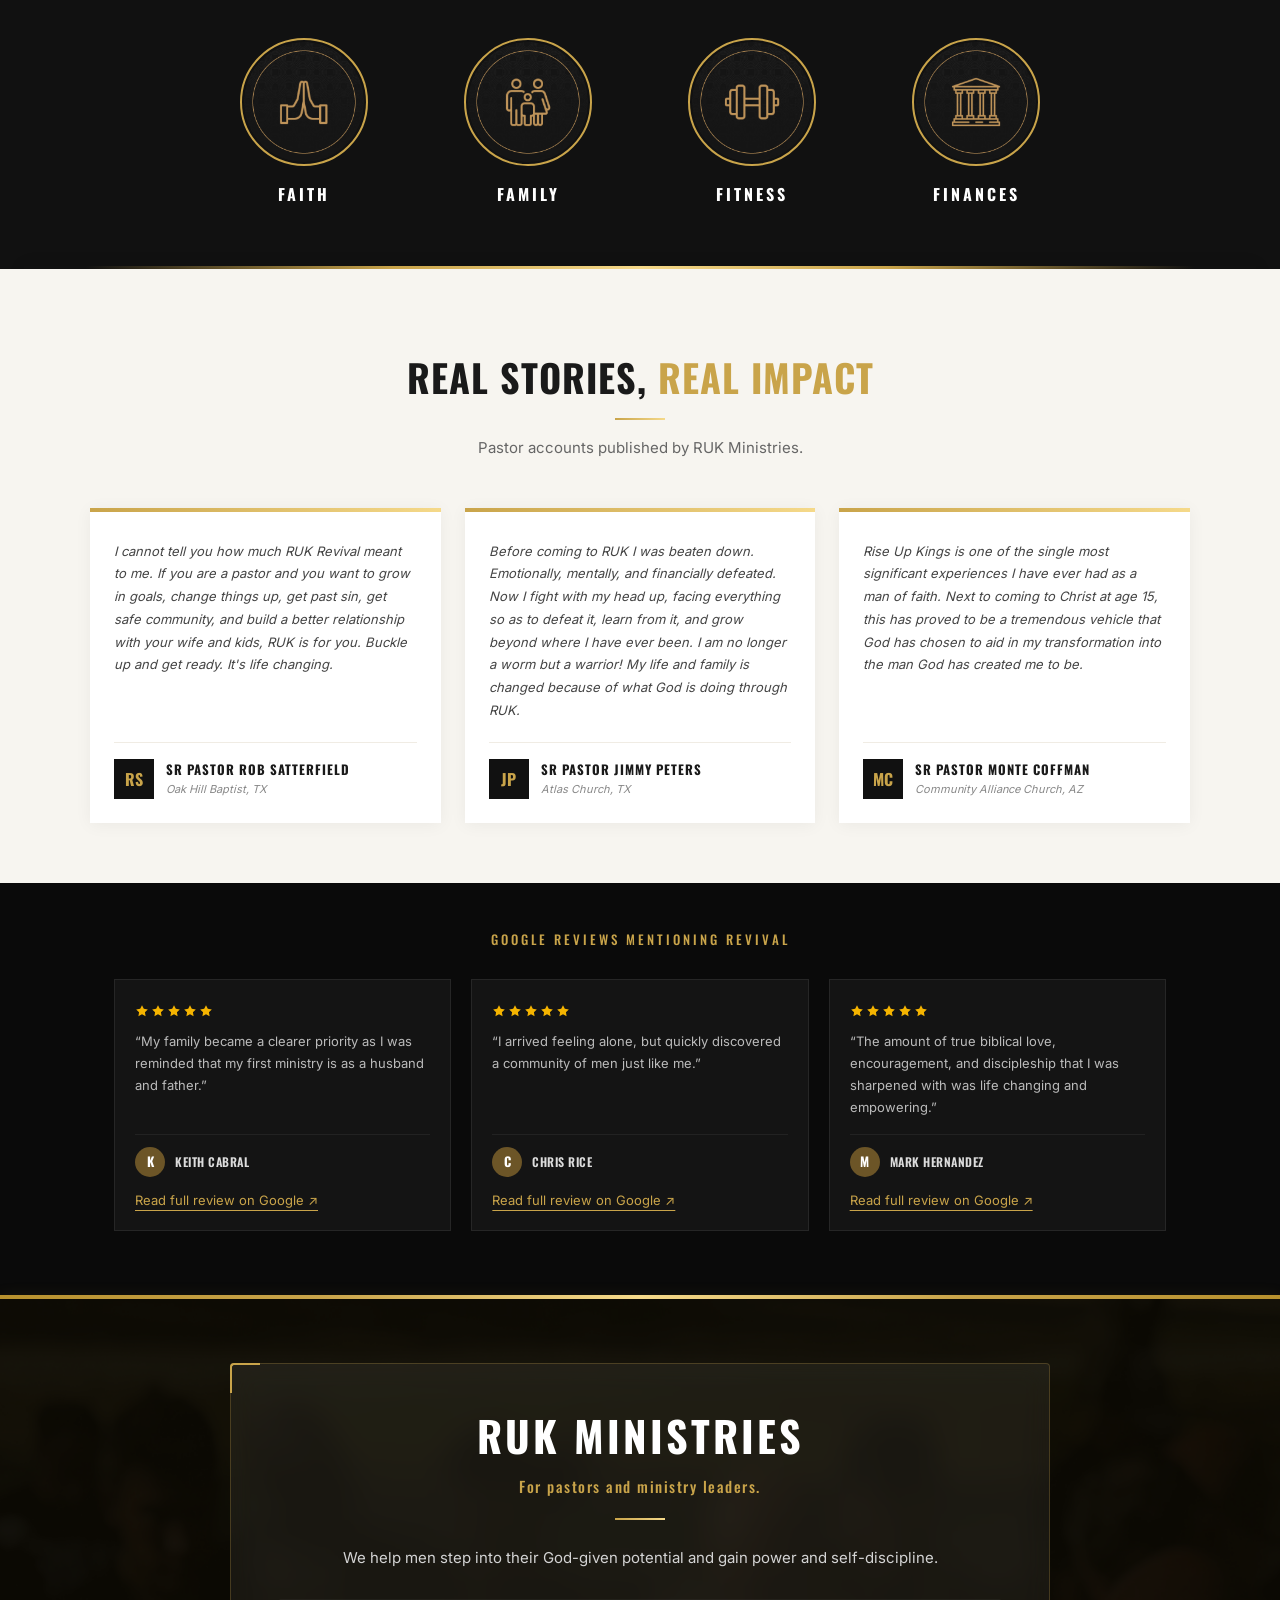
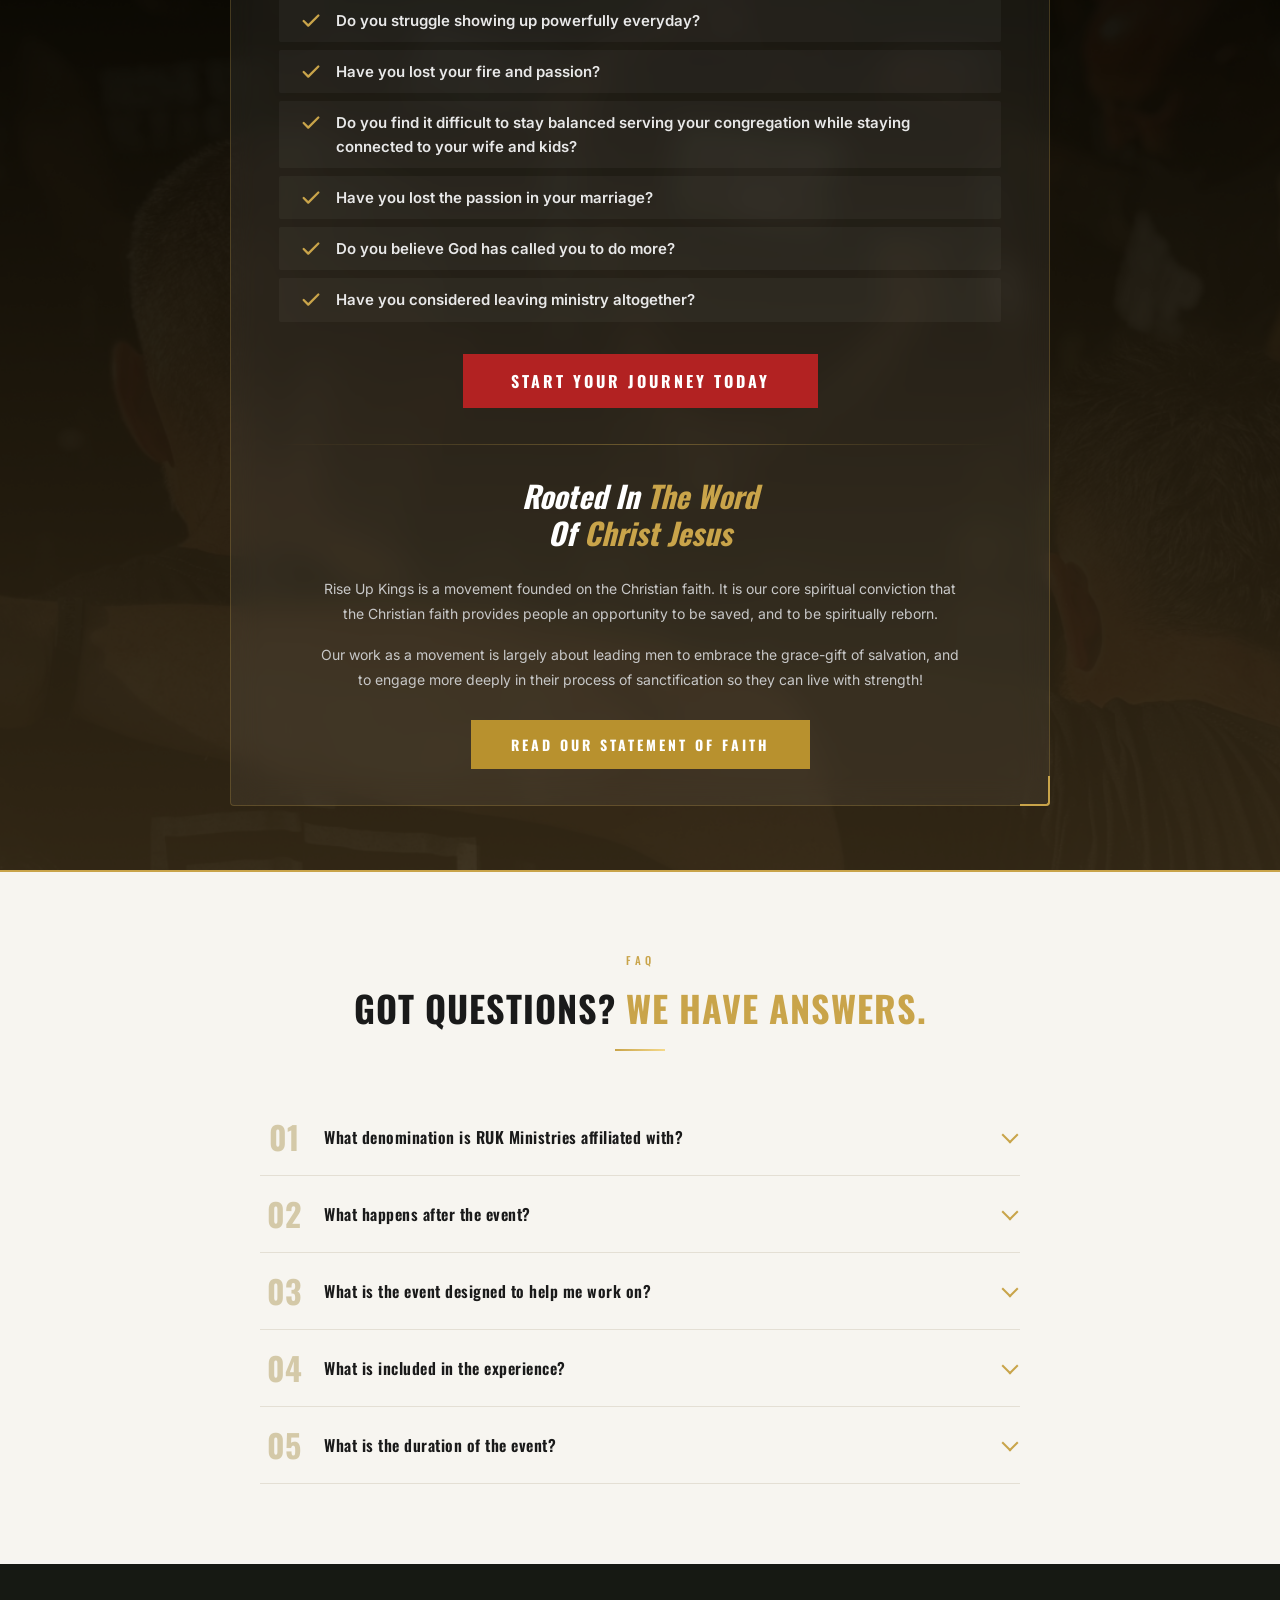
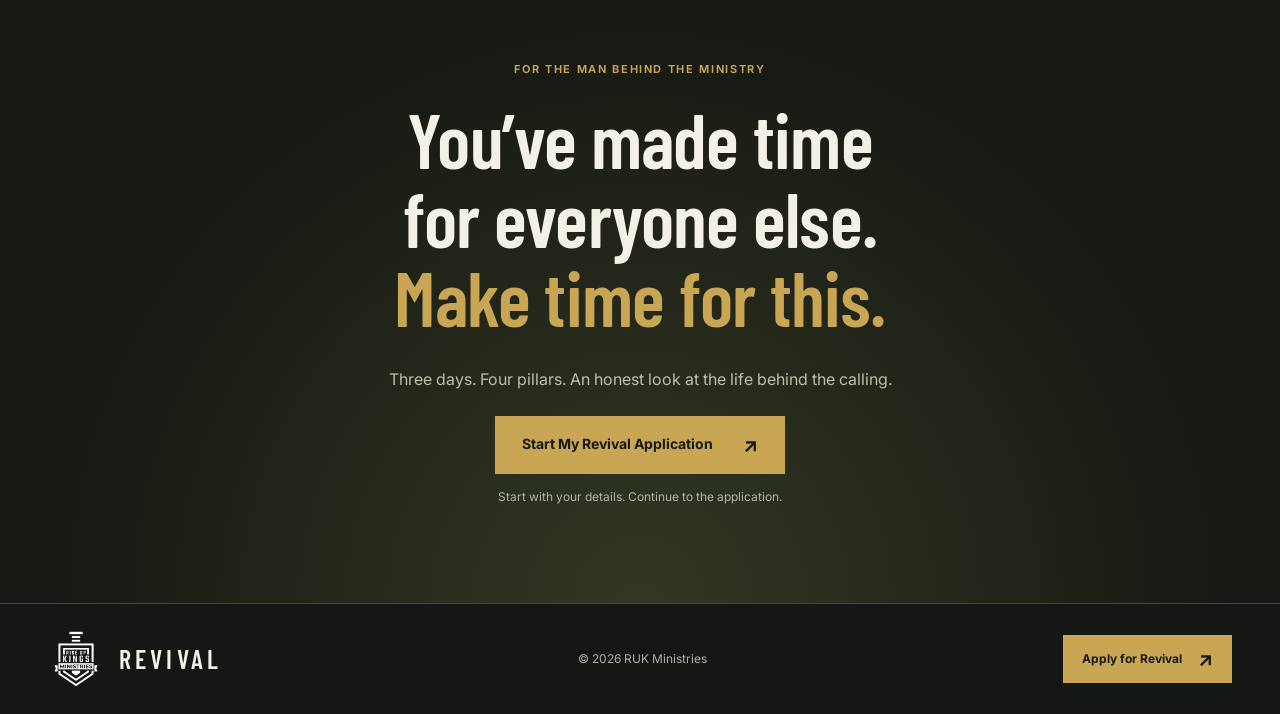
<file: docs/pastor-reignite.html>
<!doctype html><html lang="en"><head><meta charset="utf-8"><script src="funnel-config.js"></script>
<script>window.dataLayer=window.dataLayer||[];window.dataLayer.push({funnel_name:'revival',revival_environment:(window.REVIVAL_FUNNEL||{}).mode==='live'?'production':'approval'});</script>
<!-- Google Tag Manager -->
<script>(function(w,d,s,l,i){w[l]=w[l]||[];w[l].push({'gtm.start':
new Date().getTime(),event:'gtm.js'});var f=d.getElementsByTagName(s)[0],
j=d.createElement(s),dl=l!='dataLayer'?'&l='+l:'';j.async=true;j.src=
'https://www.googletagmanager.com/gtm.js?id='+i+dl;f.parentNode.insertBefore(j,f);
})(window,document,'script','dataLayer','GTM-WJW6VTZ');</script>
<!-- End Google Tag Manager -->
<meta name="viewport" content="width=device-width,initial-scale=1"><title>Revival | Reignite Your Passion for Ministry | RUK Ministries</title><meta name="description" content="A three-day, Christ-centered intensive for male pastors and ministry leaders. Faith, Family, Fitness, and Finances."><meta name="robots" content="noindex,nofollow"><link rel="icon" href="images/ruk-logo.webp"><link rel="stylesheet" href="landing.css"><link rel="stylesheet" href="ministries.css"><link rel="stylesheet" href="ministries-integration.css"><script src="ministries.js" defer></script><script src="funnel-core.js" defer></script><script src="tracking.js" defer></script><script src="funnel.js" defer></script></head><body><!-- Google Tag Manager (noscript) -->
<noscript><iframe src="https://www.googletagmanager.com/ns.html?id=GTM-WJW6VTZ" height="0" width="0" style="display:none;visibility:hidden" title="Google Tag Manager"></iframe></noscript>
<!-- End Google Tag Manager (noscript) -->
<a class="skip" href="#main">Skip to content</a><header class="site-header"><a class="brand" href="#main"><img src="images/ruk-logo.webp" alt="RUK Ministries" width="64" height="64"><span>REVIVAL</span></a><nav aria-label="Main navigation"><a href="#approach">Our approach</a><a href="#stories">Pastor stories</a><a href="#questions">Questions</a></nav><button type="button" data-apply class="cta small">Apply for Revival<span aria-hidden="true">↗</span></button></header>
<main id="main"><section class="hero"><div class="hero-background"></div><div class="wrap hero-grid"><div class="hero-heading"><p class="eyebrow">THREE DAYS FOR MALE PASTORS &amp; MINISTRY LEADERS</p><h1>In Three Days,<br><em>Reignite Your Passion<br>for Ministry and Restore<br>Your Work‑Life Harmony</em></h1><p class="hero-copy">A life-transforming three-day experience designed specifically for pastors who are ready to feel fully alive in their calling again.</p></div><div class="hero-video"><p class="video-label"><span aria-hidden="true">▶</span> THE RISE UP KINGS REVIVAL <span>1:25 · SOUND ON</span></p><div class="video-frame"><iframe src="https://fast.wistia.net/embed/iframe/5w5ll9rwvc?videoFoam=true&amp;autoPlay=false" title="The Rise Up Kings Revival introduction" allow="fullscreen; picture-in-picture" allowfullscreen></iframe></div><p class="video-caption">See the experience. Hear the purpose behind Revival.</p></div><div class="hero-action"><button type="button" data-apply class="cta">Start My Revival Application<span aria-hidden="true">↗</span></button><p class="micro">Your details first. Then tell us what brought you here.</p></div><div class="hero-facts"><div><strong>3 DAYS</strong><span>In person. Christ-centered.</span></div><div><strong>FOR PASTORS</strong><span>The man behind the ministry.</span></div><div><strong>4 PILLARS</strong><span>Faith. Family. Fitness. Finances.</span></div></div></div></section>
<section class="section cream reality"><div class="wrap two-col"><div><p class="eyebrow">THE PASTOR BEHIND THE PULPIT</p><h2>You can’t lead<br>a church while<br><em>running on empty.</em></h2></div><div class="body-copy"><p>The sermon still needs preparing. The phone keeps ringing. Someone always needs your attention.</p><p>But at home, your mind is still in the meeting. Your Bible is open, and you’re already thinking about what somebody else needs to hear. There are things you need to say out loud, but your title makes honesty feel complicated.</p><p class="heavy">The public ministry can keep performing long after the private man starts paying for it.</p><p>Give that man attention before exhaustion, distance at home, or the thought of walking away forces the conversation.</p></div></div></section>
<section class="rukm-approach-b3" id="approach">
<div class="rukm-approach-b3__bg"></div>
<div class="rukm-approach-b3__container">
<div class="rukm-approach-b3__label">
<svg class="rukm-approach-b3__label-icon" viewBox="0 0 24 24"><path d="M12 2C6.48 2 2 6.48 2 12s4.48 10 10 10 10-4.48 10-10S17.52 2 12 2zm-2 15l-5-5 1.41-1.41L10 14.17l7.59-7.59L19 8l-9 9z"></path></svg>
      Our Approach
    </div>
<h2 class="rukm-approach-b3__title">
      Unmasking the <span class="rukm-approach-b3__gold">Struggles</span> of <span class="rukm-approach-b3__gold">Spiritual</span> Leadership
    </h2>
<div class="rukm-approach-b3__glass">
<p class="rukm-approach-b3__desc">
        Pastoral leadership, while rewarding, comes with its unique set of challenges. At RUK Ministries, we understand these struggles and are committed to helping you navigate them. Our 3-day intensive event is designed to address these pain points head-on, providing you with the tools and strategies to overcome them and thrive in your calling.
      </p>
<div class="rukm-approach-b3__quote-wrap">
<p class="rukm-approach-b3__quote">
          "For the Spirit God gave us does not make us timid, but gives us power, love, and self-discipline."
        </p>
<p class="rukm-approach-b3__verse">2 Timothy 1:7</p>
</div>
</div>
<button class="rukm-approach-b3__cta" data-apply="" type="button">
      Pastors Apply Here
      <svg viewBox="0 0 24 24"><path d="M12 4l-1.41 1.41L16.17 11H4v2h12.17l-5.58 5.59L12 20l8-8z"></path></svg>
</button>
</div>
</section>
<section class="rukm-empower-b" id="why">
<!-- Gold transition strip from Approach section -->
<div class="rukm-empower-b__transition"></div>
<div class="rukm-empower-b__container">
<!-- Header -->
<div class="rukm-empower-b__header">
<div class="rukm-empower-b__label">
<svg viewBox="0 0 24 24"><path d="M5 16L3 5l5.5 5L12 4l3.5 6L21 5l-2 11H5zm14 3c0 .55-.45 1-1 1H6c-.55 0-1-.45-1-1v-1h14v1z"></path></svg>
        Why Rise Up Kings
      </div>
<h2 class="rukm-empower-b__title">
<span class="rukm-empower-b__gold">Empowering Pastors</span> to Overcome Unique Challenges and <span class="rukm-empower-b__gold">Thrive in Their Calling</span>
</h2>
<p class="rukm-empower-b__subtitle">
        With Rise Up Kings, you'll receive hands-on training, resources, and access to an exclusive network, all tailored for impactful coaching in faith, family, fitness, and finances.
      </p>
</div>
<!-- Accordion List -->
<div class="rukm-empower-b__list">
<div class="rukm-empower-b__row active">
<span class="rukm-empower-b__row-num">01</span>
<div class="rukm-empower-b__row-accent"></div>
<div class="rukm-empower-b__row-content">
<h3 class="rukm-empower-b__row-title">Isolation</h3>
<p class="rukm-empower-b__row-desc">The weight of spiritual leadership can often lead to feelings of isolation and an unwillingness to admit struggles. We provide a supportive community where you can share your journey with like-minded individuals, fostering openness and humility.</p>
</div>
<div class="rukm-empower-b__row-toggle">
<svg viewBox="0 0 24 24"><path d="M7.41 8.59L12 13.17l4.59-4.58L18 10l-6 6-6-6z"></path></svg>
</div>
</div>
<div class="rukm-empower-b__row">
<span class="rukm-empower-b__row-num">02</span>
<div class="rukm-empower-b__row-accent"></div>
<div class="rukm-empower-b__row-content">
<h3 class="rukm-empower-b__row-title">Balancing Family and Ministry</h3>
<p class="rukm-empower-b__row-desc">Striking a balance between family responsibilities and pastoral duties can be challenging. We offer practical strategies to ensure both aspects are healthy.</p>
</div>
<div class="rukm-empower-b__row-toggle">
<svg viewBox="0 0 24 24"><path d="M7.41 8.59L12 13.17l4.59-4.58L18 10l-6 6-6-6z"></path></svg>
</div>
</div>
<div class="rukm-empower-b__row">
<span class="rukm-empower-b__row-num">03</span>
<div class="rukm-empower-b__row-accent"></div>
<div class="rukm-empower-b__row-content">
<h3 class="rukm-empower-b__row-title">Financial Management</h3>
<p class="rukm-empower-b__row-desc">Ministers' finances are more complicated than the average person and financial management can be a daunting task. Our event includes deep dives into finance topics, equipping you with the knowledge to be a great steward.</p>
</div>
<div class="rukm-empower-b__row-toggle">
<svg viewBox="0 0 24 24"><path d="M7.41 8.59L12 13.17l4.59-4.58L18 10l-6 6-6-6z"></path></svg>
</div>
</div>
<div class="rukm-empower-b__row">
<span class="rukm-empower-b__row-num">04</span>
<div class="rukm-empower-b__row-accent"></div>
<div class="rukm-empower-b__row-content">
<h3 class="rukm-empower-b__row-title">Physical Well-being</h3>
<p class="rukm-empower-b__row-desc">Amidst the demands of pastoral duties, physical health often takes a back seat. We emphasize the importance of fitness and provide guidance on maintaining physical health.</p>
</div>
<div class="rukm-empower-b__row-toggle">
<svg viewBox="0 0 24 24"><path d="M7.41 8.59L12 13.17l4.59-4.58L18 10l-6 6-6-6z"></path></svg>
</div>
</div>
<div class="rukm-empower-b__row">
<span class="rukm-empower-b__row-num">05</span>
<div class="rukm-empower-b__row-accent"></div>
<div class="rukm-empower-b__row-content">
<h3 class="rukm-empower-b__row-title">Spiritual Formation</h3>
<p class="rukm-empower-b__row-desc">Even as spiritual leaders, maintaining a consistent and intimate relationship with God can be challenging. We provide tools to strengthen your spiritual formation and deepen your relationship with God.</p>
</div>
<div class="rukm-empower-b__row-toggle">
<svg viewBox="0 0 24 24"><path d="M7.41 8.59L12 13.17l4.59-4.58L18 10l-6 6-6-6z"></path></svg>
</div>
</div>
</div>
<!-- Separator -->
<div class="rukm-empower-b__sep">
<div class="rukm-empower-b__sep-line"></div>
<div class="rukm-empower-b__sep-icon">
<svg viewBox="0 0 24 24"><path d="M5 16L3 5l5.5 5L12 4l3.5 6L21 5l-2 11H5zm14 3c0 .55-.45 1-1 1H6c-.55 0-1-.45-1-1v-1h14v1z"></path></svg>
</div>
<div class="rukm-empower-b__sep-line"></div>
</div>
</div>
<!-- 4 Pillars of Power -->
<div class="rukm-empower-b__pillars-container">
<h2 class="rukm-empower-b__pillars-title">
<span class="rukm-empower-b__gold">RUK</span> 4 Pillars Of Power
    </h2>
<div class="rukm-empower-b__pillars-bar"></div>
<div class="rukm-empower-b__pillars-grid">
<div class="rukm-empower-b__pillar">
<div class="rukm-empower-b__pillar-circle">
<img alt="Faith" loading="lazy" src="images/pillar-faith.png"/>
</div>
<span class="rukm-empower-b__pillar-label">Faith</span>
</div>
<div class="rukm-empower-b__pillar">
<div class="rukm-empower-b__pillar-circle">
<img alt="Family" loading="lazy" src="images/pillar-family.png"/>
</div>
<span class="rukm-empower-b__pillar-label">Family</span>
</div>
<div class="rukm-empower-b__pillar">
<div class="rukm-empower-b__pillar-circle">
<img alt="Fitness" loading="lazy" src="images/pillar-fitness.png"/>
</div>
<span class="rukm-empower-b__pillar-label">Fitness</span>
</div>
<div class="rukm-empower-b__pillar">
<div class="rukm-empower-b__pillar-circle">
<img alt="Finances" loading="lazy" src="images/pillar-finances.png"/>
</div>
<span class="rukm-empower-b__pillar-label">Finances</span>
</div>
</div>
</div>
<!-- Bottom gold line + shadow into testimonials -->
<div class="rukm-empower-b__bottom-divider"></div>
</section>
<section class="rukm-test-c" id="stories">
<!-- PASTOR_TESTIMONIALS_START -->
<!-- ── Top: Cream zone with pastor quotes ── -->
<div class="rukm-test-c__top">
<div class="rukm-test-c__container">
<div class="rukm-test-c__heading">
<h2 class="rukm-test-c__title">Real Stories, <span class="rukm-test-c__gold">Real Impact</span></h2>
<div class="rukm-test-c__bar"></div>
<p class="rukm-test-c__subtitle">Pastor accounts published by RUK Ministries.</p>
</div>
<div class="rukm-test-c__pastors">
<div class="rukm-test-c__pastor-card">
<div class="rukm-test-c__pastor-accent"></div>
<div class="rukm-test-c__pastor-body">

<p class="rukm-test-c__pastor-text">I cannot tell you how much RUK Revival meant to me. If you are a pastor and you want to grow in goals, change things up, get past sin, get safe community, and build a better relationship with your wife and kids, RUK is for you. Buckle up and get ready. It's life changing.</p>
<div class="rukm-test-c__pastor-footer">
<div class="rukm-test-c__pastor-avatar"><span>RS</span></div>
<div class="rukm-test-c__pastor-info">
<p class="rukm-test-c__pastor-name">Sr Pastor Rob Satterfield</p>
<p class="rukm-test-c__pastor-church">Oak Hill Baptist, TX</p>
</div>
</div>
</div>
</div>
<div class="rukm-test-c__pastor-card">
<div class="rukm-test-c__pastor-accent"></div>
<div class="rukm-test-c__pastor-body">

<p class="rukm-test-c__pastor-text">Before coming to RUK I was beaten down. Emotionally, mentally, and financially defeated. Now I fight with my head up, facing everything so as to defeat it, learn from it, and grow beyond where I have ever been. I am no longer a worm but a warrior! My life and family is changed because of what God is doing through RUK.</p>
<div class="rukm-test-c__pastor-footer">
<div class="rukm-test-c__pastor-avatar"><span>JP</span></div>
<div class="rukm-test-c__pastor-info">
<p class="rukm-test-c__pastor-name">Sr Pastor Jimmy Peters</p>
<p class="rukm-test-c__pastor-church">Atlas Church, TX</p>
</div>
</div>
</div>
</div>
<div class="rukm-test-c__pastor-card">
<div class="rukm-test-c__pastor-accent"></div>
<div class="rukm-test-c__pastor-body">

<p class="rukm-test-c__pastor-text">Rise Up Kings is one of the single most significant experiences I have ever had as a man of faith. Next to coming to Christ at age 15, this has proved to be a tremendous vehicle that God has chosen to aid in my transformation into the man God has created me to be.</p>
<div class="rukm-test-c__pastor-footer">
<div class="rukm-test-c__pastor-avatar"><span>MC</span></div>
<div class="rukm-test-c__pastor-info">
<p class="rukm-test-c__pastor-name">Sr Pastor Monte Coffman</p>
<p class="rukm-test-c__pastor-church">Community Alliance Church, AZ</p>
</div>
</div>
</div>
</div>
</div>
</div>
</div>
<!-- PASTOR_TESTIMONIALS_END -->
<!-- ── Google Badge Bridge ── -->

<!-- ── Bottom: Dark zone with ticker ── -->
<div class="rukm-test-c__bottom" id="google-reviews"><div class="rukm-test-c__ticker-label"><span>Google reviews mentioning Revival</span></div><div class="rukm-test-c__container revival-review-grid"><article class="rukm-test-c__ticker-card" id="G01">
      <div class="rukm-test-c__review-stars" role="img" aria-label="5 out of 5 stars"><svg viewBox="0 0 24 24" aria-hidden="true"><path d="M12 2l3.09 6.26L22 9.27l-5 4.87 1.18 6.88L12 17.77l-6.18 3.25L7 14.14 2 9.27l6.91-1.01L12 2z"></path></svg><svg viewBox="0 0 24 24" aria-hidden="true"><path d="M12 2l3.09 6.26L22 9.27l-5 4.87 1.18 6.88L12 17.77l-6.18 3.25L7 14.14 2 9.27l6.91-1.01L12 2z"></path></svg><svg viewBox="0 0 24 24" aria-hidden="true"><path d="M12 2l3.09 6.26L22 9.27l-5 4.87 1.18 6.88L12 17.77l-6.18 3.25L7 14.14 2 9.27l6.91-1.01L12 2z"></path></svg><svg viewBox="0 0 24 24" aria-hidden="true"><path d="M12 2l3.09 6.26L22 9.27l-5 4.87 1.18 6.88L12 17.77l-6.18 3.25L7 14.14 2 9.27l6.91-1.01L12 2z"></path></svg><svg viewBox="0 0 24 24" aria-hidden="true"><path d="M12 2l3.09 6.26L22 9.27l-5 4.87 1.18 6.88L12 17.77l-6.18 3.25L7 14.14 2 9.27l6.91-1.01L12 2z"></path></svg></div>
      <p class="rukm-test-c__review-text">“My family became a clearer priority as I was reminded that my first ministry is as a husband and father.”</p>
      <div class="rukm-test-c__review-author"><span class="rukm-test-c__review-initial" aria-hidden="true">K</span><p class="rukm-test-c__review-name">Keith Cabral</p></div>
      <a class="revival-review-link" href="https://maps.app.goo.gl/41teFwh62Cu8rxkq7" target="_blank" rel="noopener">Read full review on Google ↗</a>
    </article><article class="rukm-test-c__ticker-card" id="G02">
      <div class="rukm-test-c__review-stars" role="img" aria-label="5 out of 5 stars"><svg viewBox="0 0 24 24" aria-hidden="true"><path d="M12 2l3.09 6.26L22 9.27l-5 4.87 1.18 6.88L12 17.77l-6.18 3.25L7 14.14 2 9.27l6.91-1.01L12 2z"></path></svg><svg viewBox="0 0 24 24" aria-hidden="true"><path d="M12 2l3.09 6.26L22 9.27l-5 4.87 1.18 6.88L12 17.77l-6.18 3.25L7 14.14 2 9.27l6.91-1.01L12 2z"></path></svg><svg viewBox="0 0 24 24" aria-hidden="true"><path d="M12 2l3.09 6.26L22 9.27l-5 4.87 1.18 6.88L12 17.77l-6.18 3.25L7 14.14 2 9.27l6.91-1.01L12 2z"></path></svg><svg viewBox="0 0 24 24" aria-hidden="true"><path d="M12 2l3.09 6.26L22 9.27l-5 4.87 1.18 6.88L12 17.77l-6.18 3.25L7 14.14 2 9.27l6.91-1.01L12 2z"></path></svg><svg viewBox="0 0 24 24" aria-hidden="true"><path d="M12 2l3.09 6.26L22 9.27l-5 4.87 1.18 6.88L12 17.77l-6.18 3.25L7 14.14 2 9.27l6.91-1.01L12 2z"></path></svg></div>
      <p class="rukm-test-c__review-text">“I arrived feeling alone, but quickly discovered a community of men just like me.”</p>
      <div class="rukm-test-c__review-author"><span class="rukm-test-c__review-initial" aria-hidden="true">C</span><p class="rukm-test-c__review-name">Chris Rice</p></div>
      <a class="revival-review-link" href="https://maps.app.goo.gl/EquGMLo1fD7CbnKe7" target="_blank" rel="noopener">Read full review on Google ↗</a>
    </article><article class="rukm-test-c__ticker-card" id="G03">
      <div class="rukm-test-c__review-stars" role="img" aria-label="5 out of 5 stars"><svg viewBox="0 0 24 24" aria-hidden="true"><path d="M12 2l3.09 6.26L22 9.27l-5 4.87 1.18 6.88L12 17.77l-6.18 3.25L7 14.14 2 9.27l6.91-1.01L12 2z"></path></svg><svg viewBox="0 0 24 24" aria-hidden="true"><path d="M12 2l3.09 6.26L22 9.27l-5 4.87 1.18 6.88L12 17.77l-6.18 3.25L7 14.14 2 9.27l6.91-1.01L12 2z"></path></svg><svg viewBox="0 0 24 24" aria-hidden="true"><path d="M12 2l3.09 6.26L22 9.27l-5 4.87 1.18 6.88L12 17.77l-6.18 3.25L7 14.14 2 9.27l6.91-1.01L12 2z"></path></svg><svg viewBox="0 0 24 24" aria-hidden="true"><path d="M12 2l3.09 6.26L22 9.27l-5 4.87 1.18 6.88L12 17.77l-6.18 3.25L7 14.14 2 9.27l6.91-1.01L12 2z"></path></svg><svg viewBox="0 0 24 24" aria-hidden="true"><path d="M12 2l3.09 6.26L22 9.27l-5 4.87 1.18 6.88L12 17.77l-6.18 3.25L7 14.14 2 9.27l6.91-1.01L12 2z"></path></svg></div>
      <p class="rukm-test-c__review-text">“The amount of true biblical love, encouragement, and discipleship that I was sharpened with was life changing and empowering.”</p>
      <div class="rukm-test-c__review-author"><span class="rukm-test-c__review-initial" aria-hidden="true">M</span><p class="rukm-test-c__review-name">Mark Hernandez</p></div>
      <a class="revival-review-link" href="https://maps.app.goo.gl/V4QcxFzMV3fCLi2D8" target="_blank" rel="noopener">Read full review on Google ↗</a>
    </article></div></div>
<!-- Bottom gold divider -->
<div class="rukm-test-c__divider"></div>
</section>
<section class="rukm-rukinfo" id="ministry">
<div class="rukm-rukinfo__container">
<div class="rukm-rukinfo__card">
<h2 class="rukm-rukinfo__title">RUK Ministries</h2>
<p class="rukm-rukinfo__subtitle">For pastors and ministry leaders.</p>
<hr class="rukm-rukinfo__divider"/>
<p class="rukm-rukinfo__desc">We help men step into their God-given potential and gain power and self-discipline.</p>
<ul class="rukm-rukinfo__list">
<li class="rukm-rukinfo__item">
<span class="rukm-rukinfo__check">
<svg fill="none" viewBox="0 0 24 24"><path d="M20 6L9 17L4 12" stroke="#c9a44a" stroke-linecap="round" stroke-linejoin="round" stroke-width="2.5"></path></svg>
</span>
<span class="rukm-rukinfo__question">Do you struggle showing up powerfully everyday?</span>
</li>
<li class="rukm-rukinfo__item">
<span class="rukm-rukinfo__check">
<svg fill="none" viewBox="0 0 24 24"><path d="M20 6L9 17L4 12" stroke="#c9a44a" stroke-linecap="round" stroke-linejoin="round" stroke-width="2.5"></path></svg>
</span>
<span class="rukm-rukinfo__question">Have you lost your fire and passion?</span>
</li>
<li class="rukm-rukinfo__item">
<span class="rukm-rukinfo__check">
<svg fill="none" viewBox="0 0 24 24"><path d="M20 6L9 17L4 12" stroke="#c9a44a" stroke-linecap="round" stroke-linejoin="round" stroke-width="2.5"></path></svg>
</span>
<span class="rukm-rukinfo__question">Do you find it difficult to stay balanced serving your congregation while staying connected to your wife and kids?</span>
</li>
<li class="rukm-rukinfo__item">
<span class="rukm-rukinfo__check">
<svg fill="none" viewBox="0 0 24 24"><path d="M20 6L9 17L4 12" stroke="#c9a44a" stroke-linecap="round" stroke-linejoin="round" stroke-width="2.5"></path></svg>
</span>
<span class="rukm-rukinfo__question">Have you lost the passion in your marriage?</span>
</li>
<li class="rukm-rukinfo__item">
<span class="rukm-rukinfo__check">
<svg fill="none" viewBox="0 0 24 24"><path d="M20 6L9 17L4 12" stroke="#c9a44a" stroke-linecap="round" stroke-linejoin="round" stroke-width="2.5"></path></svg>
</span>
<span class="rukm-rukinfo__question">Do you believe God has called you to do more?</span>
</li>
<li class="rukm-rukinfo__item">
<span class="rukm-rukinfo__check">
<svg fill="none" viewBox="0 0 24 24"><path d="M20 6L9 17L4 12" stroke="#c9a44a" stroke-linecap="round" stroke-linejoin="round" stroke-width="2.5"></path></svg>
</span>
<span class="rukm-rukinfo__question">Have you considered leaving ministry altogether?</span>
</li>
</ul>
<div class="rukm-rukinfo__cta-wrap">
<button class="rukm-rukinfo__cta" data-apply="" type="button">Start Your Journey Today</button>
</div>
<!-- Rooted In The Word -->
<hr class="rukm-rukinfo__rooted-divider"/>
<h3 class="rukm-rukinfo__rooted-title">
        Rooted In <span class="rukm-rukinfo__rooted-gold">The Word</span><br/>
        Of <span class="rukm-rukinfo__rooted-gold">Christ Jesus</span>
</h3>
<p class="rukm-rukinfo__rooted-text">Rise Up Kings is a movement founded on the Christian faith. It is our core spiritual conviction that the Christian faith provides people an opportunity to be saved, and to be spiritually reborn.</p>
<p class="rukm-rukinfo__rooted-text">Our work as a movement is largely about leading men to embrace the grace-gift of salvation, and to engage more deeply in their process of sanctification so they can live with strength!</p>
<div class="rukm-rukinfo__rooted-cta-wrap">
<a class="rukm-rukinfo__rooted-cta" href="https://rukministries.com/faith-statement">Read Our Statement of Faith</a>
</div>
</div>
</div>
</section>
<section class="rukm-faq-c" id="questions">
<div class="rukm-faq-c__container">
<div class="rukm-faq-c__heading">
<p class="rukm-faq-c__label">FAQ</p>
<h2 class="rukm-faq-c__title">Got Questions? <span class="rukm-faq-c__gold">We Have Answers.</span></h2>
<div class="rukm-faq-c__bar"></div>
</div>
<div class="rukm-faq-c__list">
<div class="rukm-faq-c__item">
<button aria-controls="faq-answer-1" aria-expanded="false" class="rukm-faq-c__question" type="button">
<span class="rukm-faq-c__number">01</span>
<span class="rukm-faq-c__q-content">
<span class="rukm-faq-c__question-text">What denomination is RUK Ministries affiliated with?</span>
<span class="rukm-faq-c__arrow"></span>
</span>
</button>
<div class="rukm-faq-c__answer" hidden="" id="faq-answer-1">
<p class="rukm-faq-c__answer-text">RUK Ministries is a non-denominational Christian organization. We welcome pastors and spiritual leaders from all biblical-based faiths. Our teachings and programs are based on biblical principles with Jesus Christ at the core.</p>
</div>
</div>
<div class="rukm-faq-c__item">
<button aria-controls="faq-answer-2" aria-expanded="false" class="rukm-faq-c__question" type="button">
<span class="rukm-faq-c__number">02</span>
<span class="rukm-faq-c__q-content">
<span class="rukm-faq-c__question-text">What happens after the event?</span>
<span class="rukm-faq-c__arrow"></span>
</span>
</button>
<div class="rukm-faq-c__answer" hidden="" id="faq-answer-2">
<p class="rukm-faq-c__answer-text">After the event, you will have the opportunity to join the RUK Ministries community, a brotherhood of Christian leaders committed to supporting each other in their journey of faith and leadership. We offer ongoing training, seminars, and webinars to support your continued growth.</p>
</div>
</div>
<div class="rukm-faq-c__item">
<button aria-controls="faq-answer-3" aria-expanded="false" class="rukm-faq-c__question" type="button">
<span class="rukm-faq-c__number">03</span>
<span class="rukm-faq-c__q-content">
<span class="rukm-faq-c__question-text">What is the event designed to help me work on?</span>
<span class="rukm-faq-c__arrow"></span>
</span>
</button>
<div class="rukm-faq-c__answer" hidden="" id="faq-answer-3">
<p class="rukm-faq-c__answer-text">The event focuses on pastoral duties, personal life, and spiritual growth, with strategies around leadership, finance, and personal development. It aims to reignite your passion for your calling and equip you with tools to live a balanced and fulfilling life.</p>
</div>
</div>
<div class="rukm-faq-c__item">
<button aria-controls="faq-answer-4" aria-expanded="false" class="rukm-faq-c__question" type="button">
<span class="rukm-faq-c__number">04</span>
<span class="rukm-faq-c__q-content">
<span class="rukm-faq-c__question-text">What is included in the experience?</span>
<span class="rukm-faq-c__arrow"></span>
</span>
</button>
<div class="rukm-faq-c__answer" hidden="" id="faq-answer-4">
<p class="rukm-faq-c__answer-text">Lunch and dinner for all three days, along with additional gear provided at the event. Accommodation is separate. The team can talk through the practical details with you during the application process.</p>
</div>
</div>
<div class="rukm-faq-c__item">
<button aria-controls="faq-answer-5" aria-expanded="false" class="rukm-faq-c__question" type="button">
<span class="rukm-faq-c__number">05</span>
<span class="rukm-faq-c__q-content">
<span class="rukm-faq-c__question-text">What is the duration of the event?</span>
<span class="rukm-faq-c__arrow"></span>
</span>
</button>
<div class="rukm-faq-c__answer" hidden="" id="faq-answer-5">
<p class="rukm-faq-c__answer-text">Revival is a three-day, in-person intensive for male pastors and ministry leaders.</p>
</div>
</div>
</div>
</div>
</section>

<section class="section final-cta" id="apply"><div class="wrap"><p class="eyebrow">FOR THE MAN BEHIND THE MINISTRY</p><h2>You’ve made time<br>for everyone else.<br><em>Make time for this.</em></h2><p>Three days. Four pillars. An honest look at the life behind the calling.</p><button type="button" data-apply class="cta">Start My Revival Application<span aria-hidden="true">↗</span></button><p class="micro">Start with your details. Continue to the application.</p></div></section></main>
<footer class="site-footer"><div class="wrap"><a class="brand" href="#main"><img src="images/ruk-logo.webp" alt="RUK Ministries" width="60" height="60"><span>REVIVAL</span></a><p>© 2026 RUK Ministries</p><button type="button" data-apply class="cta small">Apply for Revival<span aria-hidden="true">↗</span></button></div></footer>
<dialog id="lead-modal" aria-labelledby="lead-title" aria-describedby="lead-subtitle"><button type="button" class="modal-close" aria-label="Close opt-in form">×</button><div class="modal-body"><p class="eyebrow">REVIVAL / YOUR NEXT STEP</p><h2 id="lead-title">Start your<br><em>Revival application.</em></h2><p id="lead-subtitle">Enter your details, then continue to tell us about your ministry.</p><p id="preview-notice" class="preview-notice">Approval preview. Use sample details; they are not sent or saved. Continue opens the live Revival application.</p><form id="lead-form" novalidate><label for="lead-name">Full name</label><input id="lead-name" type="text" name="name" autocomplete="name" maxlength="120" required><label for="lead-email">Email address</label><input id="lead-email" type="email" name="email" autocomplete="email" maxlength="254" required><label for="lead-phone">Phone number</label><input id="lead-phone" type="tel" name="phone" autocomplete="tel" maxlength="30" required><p class="consent">By continuing, you agree to receive event updates and marketing messages from Rise Up Kings. Unsubscribe at any time.</p><p id="lead-error" class="form-error" role="alert" hidden></p><button type="submit" class="cta">Continue to Application <span aria-hidden="true">→</span></button></form><p class="micro">Step 1 of 2 · Your details</p></div></dialog><noscript><p class="no-script">Please enable JavaScript to open the application form.</p></noscript></body></html>
</file>
<file: docs/landing.css>
@font-face{font-family:Inter;src:url('fonts/InterVF.ttf') format('truetype');font-display:swap}@font-face{font-family:Barlow;src:url('fonts/BarlowCondensed-SemiBold.ttf') format('truetype');font-display:swap}
:root{--black:#151714;--cream:#f3f0e6;--gold:#c8a654;--muted:#b8bbae;--line:#3c4035}*{box-sizing:border-box}html{scroll-behavior:smooth;scroll-padding-top:90px}body{margin:0;background:var(--black);color:var(--cream);font:16px/1.75 Inter,Arial,sans-serif}body.modal-open{overflow:hidden}a{color:inherit;text-underline-offset:5px}a:hover{color:var(--gold)}button,input{font:inherit}button,summary{cursor:pointer}img{max-width:100%;display:block}a:focus-visible,button:focus-visible,summary:focus-visible{outline:3px solid var(--gold);outline-offset:5px}input:focus{outline:2px solid var(--gold);outline-offset:2px}.skip{position:fixed;top:-100px;left:10px;background:white;color:black;padding:12px;z-index:100}.skip:focus{top:8px}.wrap{width:min(1220px,calc(100% - 96px));margin:auto}.site-header{display:flex;align-items:center;justify-content:space-between;gap:25px;min-height:92px;padding:14px 4%;border-bottom:1px solid #33362c;background:#141612}.brand{display:flex;align-items:center;gap:15px;text-decoration:none}.brand img{width:56px;height:56px;object-fit:contain}.brand span{font:26px/1 Barlow,sans-serif;letter-spacing:.16em}.site-header nav{display:flex;gap:28px;font-size:13px}.site-header nav a{text-decoration:none}.cta{display:inline-flex;justify-content:center;align-items:center;gap:30px;background:var(--gold);color:#171a12;border:1px solid var(--gold);padding:18px 26px;font-size:14px;font-weight:700;line-height:1.3;text-decoration:none;transition:background .15s}.cta:hover{background:#dfc47e;color:#171a12}.cta.small{padding:13px 18px;font-size:12px;gap:16px}.cta span{font-size:20px;line-height:1}.eyebrow{font-size:11px;font-weight:650;letter-spacing:.15em;text-transform:uppercase;color:var(--gold);margin:0 0 20px}h1,h2,h3,p,figure,blockquote{margin-top:0}h1,h2{font-family:Barlow,Impact,sans-serif;font-weight:600;line-height:1.03;letter-spacing:-.01em}h1{font-size:clamp(56px,5.2vw,78px);margin-bottom:23px}h2{font-size:clamp(40px,4.2vw,62px);margin-bottom:28px}h3{font-size:20px;line-height:1.3;margin-bottom:12px}em{font-style:normal;color:var(--gold)}p{margin-bottom:23px}p:last-child{margin-bottom:0}.hero{position:relative;overflow:hidden;padding:68px 0 38px}.hero-background{position:absolute;inset:0;background:linear-gradient(90deg,rgba(14,17,13,.95),rgba(14,17,13,.78)),url('images/revival-room.jpg') center/cover;opacity:1}.hero-grid{position:relative;display:grid;grid-template-columns:1fr 1.02fr;grid-template-areas:'heading video' 'action video' 'facts facts';gap:0 48px;align-items:center}.hero-heading{grid-area:heading}.hero-copy{font-size:16px;color:#d5d8ca;max-width:570px;line-height:1.85}.hero-video{grid-area:video;align-self:center}.video-label{font-size:10px;display:flex;align-items:center;gap:10px;letter-spacing:.12em;margin-bottom:13px;color:#dbd6c3}.video-label>span:first-child{color:var(--gold)}.video-label>span:last-child{margin-left:auto;letter-spacing:.05em;color:#aaa995}.video-frame{position:relative;aspect-ratio:16/9;border:1px solid #8c7442;background:#060805;box-shadow:0 30px 60px #0007}.video-frame iframe{position:absolute;width:100%;height:100%;inset:0;border:0}.video-caption{font-size:12px;color:#b9bdad;margin-top:13px}.hero-action{grid-area:action;margin-top:2px}.micro{font-size:12px;color:#b2b6a7;margin-top:12px}.hero-facts{grid-area:facts;display:grid;grid-template-columns:repeat(3,1fr);border-top:1px solid #68685188;margin-top:40px;padding-top:24px}.hero-facts>div{padding-left:26px;border-left:1px solid #68685188}.hero-facts>div:first-child{padding-left:0;border-left:0}.hero-facts strong{display:block;font:25px Barlow,sans-serif;letter-spacing:.04em}.hero-facts span{font-size:12px;color:#b5baa9}.section{padding:96px 0}.cream{background:var(--cream);color:#24291f}.cream .eyebrow{color:#8b6c2b}.cream em{color:#927135}.two-col{display:grid;grid-template-columns:1fr 1fr;gap:80px;align-items:start}.body-copy{padding-top:10px}.body-copy p{font-size:16px}.heavy{font-weight:650}.cream .body-copy p{color:#53594b}.cream .body-copy .heavy{color:#272d22}.scripture{border-left:2px solid var(--gold);margin:27px 0;padding:2px 0 2px 23px;color:#e3d6b4;font-size:18px;line-height:1.6}.scripture cite{display:block;font-style:normal;font-size:12px;margin-top:12px;letter-spacing:.08em;color:#aeb4a3}.training{margin:55px 0 0;border:1px solid #444b3b}.training img{width:100%;height:auto;object-fit:contain}.training figcaption{display:flex;justify-content:space-between;padding:14px 20px;font-size:10px;font-weight:600;letter-spacing:.12em}.training figcaption span{color:#b5baa9}.section-intro p{color:#596050}.section-intro .subheading{font-size:21px;font-weight:600;color:#323a2b;margin-top:-10px}.challenge{display:flex;gap:24px;padding:25px 0;border-bottom:1px solid #d1d3c5}.challenge:first-child{padding-top:0}.challenge:last-child{border:0;padding-bottom:0}.number{font:35px/1 Barlow,sans-serif;color:#aa8d4d;min-width:31px}.challenge h3{font-size:19px;margin-bottom:9px}.challenge p{font-size:14px;line-height:1.85;color:#555e4b}.pillars{text-align:center}.pillar-grid{display:grid;grid-template-columns:repeat(4,1fr);gap:30px;margin-top:42px}.pillar{border-left:1px solid var(--line)}.pillar:first-child{border-left:0}.pillar img{width:94px;height:94px;object-fit:contain;margin:0 auto 20px}.pillar h3{font:30px/1 Barlow,sans-serif;text-transform:uppercase;letter-spacing:.04em}.section-heading{text-align:center;margin:0 auto 42px}.section-heading h2{margin-bottom:17px}.section-heading p:last-child{font-size:14px;color:#68705e}.testimonial-grid{display:grid;grid-template-columns:repeat(3,1fr);gap:24px}.testimonial{margin:0;padding:28px;background:#fffdf8;border-top:3px solid var(--gold);display:flex;flex-direction:column}.quote-mark{font:72px/.8 Georgia,serif;color:#b69b63;height:49px}.testimonial blockquote{font-size:15px;line-height:1.9;margin:7px 0 30px}.testimonial figcaption{margin-top:auto;padding-top:18px;border-top:1px solid #e2e3d8;line-height:1.65}.testimonial strong{display:block;font-size:13px}.testimonial figcaption span{font-size:12px;color:#6d7562}.center-cta{text-align:center;margin-top:38px}.ministry .two-col{gap:90px}.question-list{list-style:none;padding:0;margin:26px 0 35px}.question-list li{position:relative;padding:12px 0 12px 25px;border-bottom:1px solid #343c2c;font-size:14px;color:#ccd3bf}.question-list li:before{content:'↗';position:absolute;left:0;color:var(--gold)}.rooted{border-left:1px solid #4a523d;padding:0 0 0 46px}.rooted h2{font-size:48px}.rooted p{color:#bac4ad}.rooted>a{font-size:13px;color:#dccb9b}.faq details{border-bottom:1px solid #cccfbf}.faq summary{display:flex;gap:25px;align-items:center;justify-content:space-between;padding:22px 0;list-style:none;font-weight:600;font-size:15px;line-height:1.6}.faq summary::-webkit-details-marker{display:none}.faq summary span{font-size:26px;line-height:1;color:#9a814b;flex-shrink:0}.faq details[open] summary span{transform:rotate(45deg)}.faq details p{font-size:14px;color:#59634d;padding:0 30px 20px 0}.final-cta{text-align:center;background:radial-gradient(ellipse at 50% 100%,#333823 0,#161913 65%)}.final-cta h2{font-size:clamp(56px,6vw,88px)}.final-cta>div>p:not(.eyebrow):not(.micro){color:#b8c1ab}.site-footer{border-top:1px solid #424a35;padding:27px 0}.site-footer .wrap{display:flex;align-items:center;justify-content:space-between;gap:24px}.site-footer p{font-size:12px;color:#a8b29a;margin:0}dialog{border:1px solid #776940;background:#1a1d16;color:var(--cream);padding:0;width:calc(100% - 32px);max-width:490px;max-height:calc(100dvh - 32px);overflow:auto;box-shadow:0 30px 100px #0008}dialog::backdrop{background:#000c}.modal-close{position:absolute;right:13px;top:8px;color:var(--gold);font-size:31px;background:transparent;border:0;padding:5px 10px}.modal-body{padding:36px}.modal-body h2{font-size:43px;margin-bottom:16px}.modal-body>.eyebrow{font-size:10px;padding-right:15px}.modal-body>p:not(.eyebrow):not(.micro){font-size:14px;color:#bec8b1;line-height:1.65}.modal-body .preview-notice{font-size:11px!important;border:1px solid #736840;padding:9px 12px;background:#3b3625;color:#e0d3ad!important}.modal-body form{display:flex;flex-direction:column}.modal-body label{font-size:12px;font-weight:550;margin-bottom:6px}.modal-body input{padding:11px 13px;background:#10120d;color:white;border:1px solid #4d5640;width:100%;margin-bottom:15px;font-size:16px;border-radius:0}.modal-body .consent{font-size:11px;color:#afb8a2;line-height:1.6;margin:0 0 20px}.modal-body .form-error{font-size:13px;color:#ffbdab;line-height:1.5;margin-bottom:20px}.modal-body .cta{width:100%}.modal-body .micro{text-align:center}button:disabled{cursor:wait;opacity:.65}[hidden]{display:none!important}.no-script{padding:20px;text-align:center;background:#564623}.preview-page{min-height:100vh;display:grid;place-content:center;padding:40px 24px}.preview-card{max-width:650px;border:1px solid #565c46;padding:clamp(25px,5vw,60px);background:#20251b}.preview-card h1{font-size:56px}.preview-card p{color:#c3cbb7}.preview-card .cta{margin-top:8px}.preview-links{display:flex;gap:20px;flex-wrap:wrap;margin-top:25px;font-size:13px}
@media(max-width:1100px){.wrap{width:calc(100% - 64px)}.hero-grid{gap:0 30px}.two-col{gap:42px}.site-header nav{gap:18px}.testimonial{padding:24px}.hero{padding-top:55px}.rooted{padding-left:28px}.ministry .two-col{gap:42px}.video-label{font-size:9px;letter-spacing:.03em}.hero-facts span{font-size:11px}}
@media(max-width:800px){html{scroll-padding-top:20px}.site-header{min-height:76px;padding:10px 23px;gap:15px}.site-header nav{display:none}.brand img{width:45px;height:45px}.brand span{font-size:22px}.cta.small{font-size:11px;padding:11px 12px;gap:10px}.wrap{width:calc(100% - 44px)}.hero{padding:40px 0 26px}.hero-grid{grid-template-columns:1fr;grid-template-areas:'heading' 'video' 'action' 'facts';gap:0}.hero h1{font-size:clamp(52px,9vw,78px)}.hero-copy{max-width:650px;font-size:15px;line-height:1.8;margin-bottom:30px}.hero-video{margin:0 0 26px}.hero-action .cta{width:100%}.hero-action .micro{text-align:center}.video-label{font-size:10px}.hero-facts{margin-top:25px;padding-top:20px;gap:12px}.hero-facts>div{padding-left:12px}.hero-facts strong{font-size:22px}.hero-facts span{font-size:10px;display:block;line-height:1.5}.section{padding:62px 0}.two-col{grid-template-columns:1fr;gap:25px}h2{font-size:47px;margin-bottom:22px}.body-copy{padding:0}.eyebrow{font-size:10px;margin-bottom:17px}.training{margin-top:32px}.training figcaption{padding:10px 12px;font-size:8px;gap:16px;flex-wrap:wrap}.challenge{gap:20px}.challenge h3{font-size:19px}.pillar-grid{grid-template-columns:repeat(2,1fr);gap:30px 0}.pillar:nth-child(3){border-left:0}.pillar img{width:76px;height:76px}.pillar h3{font-size:27px}.testimonial-grid{grid-template-columns:1fr;gap:18px}.testimonial blockquote{font-size:15px;margin-bottom:24px}.testimonial{padding:25px}.rooted{padding:32px 0 0;border-left:0;border-top:1px solid #4a523d}.rooted h2{font-size:44px}.ministry .two-col{gap:35px}.faq summary{font-size:15px}.site-footer .wrap{flex-wrap:wrap}.site-footer .cta{display:none}.site-footer p{font-size:11px}.modal-body{padding:29px 23px}.modal-body h2{font-size:39px}.preview-card h1{font-size:45px}}@media(prefers-reduced-motion:reduce){html{scroll-behavior:auto}.cta{transition:none}}

.google-reviews{margin-bottom:42px;scroll-margin-top:100px}.review-group-title{font-size:18px;margin:0 0 22px}.google-review-meta{display:flex;align-items:center;justify-content:space-between;gap:12px;font-size:12px;color:#69715f;margin-bottom:13px}.review-stars{color:#8c6d2a;letter-spacing:.1em;font-size:14px}.google-review blockquote{font-size:17px;line-height:1.8}.google-review figcaption a{display:block;font-size:12px;font-weight:550;color:#7b622a;margin-top:13px}.google-review{scroll-margin-top:100px}@media(max-width:800px){.google-reviews{scroll-margin-top:20px}.google-review blockquote{font-size:16px}}
</file>
<file: docs/ministries.css>
/* Original rukministries.com section styles, retrieved 10 September 2026. Only asset URLs localized. */

  .rukm-approach-b3 * { margin: 0; padding: 0; box-sizing: border-box; }

  .rukm-approach-b3 {
    width: 100%;
    position: relative;
    font-family: 'Inter', sans-serif;
    overflow: hidden;
  }

  .rukm-approach-b3__bg {
    position: absolute;
    inset: 0;
    background: url('images/revival-training-full.png') center center / cover no-repeat;
  }

  .rukm-approach-b3__bg::after {
    content: '';
    position: absolute;
    inset: 0;
    background: rgba(0, 0, 0, 0.6);
  }

  .rukm-approach-b3__container {
    position: relative;
    z-index: 2;
    max-width: 820px;
    margin: 0 auto;
    padding: 80px 24px;
    text-align: center;
  }

  /* ── Label ── */
  .rukm-approach-b3__label {
    display: inline-flex;
    align-items: center;
    gap: 10px;
    font-family: 'Oswald', sans-serif;
    font-size: 13px;
    font-weight: 500;
    letter-spacing: 4px;
    text-transform: uppercase;
    color: #f5d98a;
    background: rgba(0, 0, 0, 0.6);
    border-left: 3px solid #c9a44a;
    padding: 10px 24px;
    margin-bottom: 28px;
    box-shadow: 0 0 20px rgba(201, 164, 74, 0.15);
  }

  .rukm-approach-b3__label-icon {
    width: 18px;
    height: 18px;
    fill: #c9a44a;
  }

  /* ── Title (outside card) ── */
  .rukm-approach-b3__title {
    font-family: 'Oswald', sans-serif;
    font-size: 40px;
    font-weight: 700;
    line-height: 1.2;
    color: #ffffff;
    margin-bottom: 28px;
    text-transform: uppercase;
    letter-spacing: 1.5px;
  }

  .rukm-approach-b3__gold { color: #c9a44a; }

  /* ── Glass Card (desc + scripture) ── */
  .rukm-approach-b3__glass {
    background: rgba(0, 0, 0, 0.45);
    backdrop-filter: blur(16px);
    -webkit-backdrop-filter: blur(16px);
    border-top: 3px solid #c9a44a;
    border-bottom: 3px solid #c9a44a;
    padding: 40px 44px;
    margin-bottom: 36px;
  }

  /* ── Description ── */
  .rukm-approach-b3__desc {
    font-size: 15px;
    line-height: 1.8;
    color: #e0e0e0;
    margin-bottom: 32px;
    max-width: 620px;
    margin-left: auto;
    margin-right: auto;
  }

  /* ── Scripture ── */
  .rukm-approach-b3__quote-wrap {
    border-top: 1px solid rgba(201, 164, 74, 0.2);
    padding-top: 24px;
  }

  .rukm-approach-b3__quote {
    font-size: 17px;
    font-style: italic;
    line-height: 1.7;
    color: #f5d98a;
    margin-bottom: 10px;
  }

  .rukm-approach-b3__verse {
    font-family: 'Oswald', sans-serif;
    font-size: 15px;
    font-weight: 700;
    color: #c9a44a;
    letter-spacing: 1.5px;
  }

  /* ── CTA (outside card) ── */
  .rukm-approach-b3__cta {
    display: inline-flex;
    align-items: center;
    gap: 10px;
    font-family: 'Oswald', sans-serif;
    font-size: 14px;
    font-weight: 500;
    text-transform: uppercase;
    letter-spacing: 2.5px;
    color: #ffffff;
    background: #b22222;
    padding: 16px 40px;
    text-decoration: none;
    transition: background 0.3s ease, transform 0.3s ease, box-shadow 0.3s ease;
  }

  .rukm-approach-b3__cta svg {
    width: 16px;
    height: 16px;
    fill: #ffffff;
    transition: transform 0.3s ease;
  }

  .rukm-approach-b3__cta:hover {
    background: #d42b2b;
    transform: translateY(-2px);
    box-shadow: 0 6px 20px rgba(178, 34, 34, 0.35);
  }

  .rukm-approach-b3__cta:hover svg { transform: translateX(3px); }

  /* ── Mobile ── */
  @media (max-width: 768px) {
    .rukm-approach-b3__container { padding: 44px 16px; }

    .rukm-approach-b3__label {
      font-size: 11px;
      letter-spacing: 3px;
      padding: 8px 18px;
      margin-bottom: 20px;
    }

    .rukm-approach-b3__label-icon { width: 15px; height: 15px; }

    .rukm-approach-b3__title { font-size: 28px; margin-bottom: 20px; }
    .rukm-approach-b3__glass { padding: 28px 20px; margin-bottom: 28px; }
    .rukm-approach-b3__desc { font-size: 14px; line-height: 1.7; margin-bottom: 24px; }

    .rukm-approach-b3__quote-wrap { padding-top: 18px; }
    .rukm-approach-b3__quote { font-size: 15px; }
    .rukm-approach-b3__verse { font-size: 13px; }

    .rukm-approach-b3__cta { font-size: 12px; padding: 12px 28px; }
  }


  .rukm-empower-b * { margin: 0; padding: 0; box-sizing: border-box; }

  .rukm-empower-b {
    width: 100%;
    background: #111111;
    font-family: 'Inter', sans-serif;
    padding: 0 24px 0;
    position: relative;
  }

  /* ── Gold transition strip from approach section ── */
  .rukm-empower-b__transition {
    width: 100%;
    height: 4px;
    background: linear-gradient(90deg, transparent 5%, #c9a44a 30%, #f5d98a 50%, #c9a44a 70%, transparent 95%);
    margin-bottom: 64px;
  }

  /* ── Option B: Gold line + shadow divider ── */
  .rukm-empower-b__bottom-divider {
    width: 100%;
    height: 3px;
    position: relative;
    background: linear-gradient(90deg, transparent 5%, #c9a44a 30%, #f5d98a 50%, #c9a44a 70%, transparent 95%);
    box-shadow: 0 6px 20px rgba(0, 0, 0, 0.3);
  }

  .rukm-empower-b__container {
    max-width: 820px;
    margin: 0 auto;
  }

  /* ── Header ── */
  .rukm-empower-b__header {
    text-align: center;
    margin-bottom: 48px;
  }

  .rukm-empower-b__label {
    display: inline-flex;
    align-items: center;
    gap: 10px;
    font-family: 'Oswald', sans-serif;
    font-size: 13px;
    font-weight: 500;
    letter-spacing: 4px;
    text-transform: uppercase;
    color: #f5d98a;
    background: rgba(201, 164, 74, 0.08);
    border-left: 3px solid #c9a44a;
    padding: 10px 24px;
    margin-bottom: 24px;
  }

  .rukm-empower-b__label svg {
    width: 18px;
    height: 18px;
    fill: #c9a44a;
  }

  .rukm-empower-b__title {
    font-family: 'Oswald', sans-serif;
    font-size: 38px;
    font-weight: 700;
    line-height: 1.2;
    color: #ffffff;
    text-transform: uppercase;
    letter-spacing: 1px;
    margin-bottom: 16px;
  }

  .rukm-empower-b__gold { color: #c9a44a; }

  .rukm-empower-b__subtitle {
    font-size: 15px;
    line-height: 1.7;
    color: #999999;
    max-width: 600px;
    margin: 0 auto;
  }

  /* ── Accordion Rows ── */
  .rukm-empower-b__list {
    display: flex;
    flex-direction: column;
  }

  .rukm-empower-b__row {
    border-bottom: 1px solid rgba(255, 255, 255, 0.08);
    padding: 26px 16px;
    display: flex;
    align-items: flex-start;
    gap: 18px;
    cursor: pointer;
    transition: background 0.3s ease;
  }

  .rukm-empower-b__row:first-child {
    border-top: 1px solid rgba(255, 255, 255, 0.08);
  }

  .rukm-empower-b__row:hover {
    background: rgba(201, 164, 74, 0.04);
  }

  .rukm-empower-b__row-num {
    font-family: 'Oswald', sans-serif;
    font-size: 14px;
    font-weight: 500;
    color: #c9a44a;
    letter-spacing: 1px;
    flex-shrink: 0;
    width: 28px;
    padding-top: 2px;
  }

  .rukm-empower-b__row-accent {
    width: 3px;
    height: 24px;
    background: #c9a44a;
    flex-shrink: 0;
    margin-top: 2px;
    transition: height 0.3s ease;
  }

  .rukm-empower-b__row.active .rukm-empower-b__row-accent {
    height: 100%;
  }

  .rukm-empower-b__row-content { flex: 1; }

  .rukm-empower-b__row-title {
    font-family: 'Oswald', sans-serif;
    font-size: 17px;
    font-weight: 700;
    color: #ffffff;
    text-transform: uppercase;
    letter-spacing: 1.5px;
    margin-bottom: 0;
    transition: color 0.3s ease;
  }

  .rukm-empower-b__row:hover .rukm-empower-b__row-title,
  .rukm-empower-b__row.active .rukm-empower-b__row-title {
    color: #f5d98a;
  }

  .rukm-empower-b__row-desc {
    font-size: 14px;
    line-height: 1.75;
    color: #aaaaaa;
    max-height: 0;
    overflow: hidden;
    transition: max-height 0.4s ease, margin-top 0.3s ease, opacity 0.3s ease;
    margin-top: 0;
    opacity: 0;
  }

  .rukm-empower-b__row.active .rukm-empower-b__row-desc {
    max-height: 200px;
    margin-top: 10px;
    opacity: 1;
  }

  .rukm-empower-b__row-toggle {
    flex-shrink: 0;
    width: 28px;
    height: 28px;
    display: flex;
    align-items: center;
    justify-content: center;
  }

  .rukm-empower-b__row-toggle svg {
    width: 18px;
    height: 18px;
    fill: #c9a44a;
    transition: transform 0.3s ease;
  }

  .rukm-empower-b__row.active .rukm-empower-b__row-toggle svg {
    transform: rotate(180deg);
  }

  /* ── Separator between Empower and Pillars ── */
  .rukm-empower-b__sep {
    display: flex;
    align-items: center;
    gap: 16px;
    margin: 56px 0 48px;
  }

  .rukm-empower-b__sep-line {
    flex: 1;
    height: 1px;
    background: linear-gradient(90deg, transparent, rgba(201, 164, 74, 0.3), transparent);
  }

  .rukm-empower-b__sep-icon {
    width: 36px;
    height: 36px;
    display: flex;
    align-items: center;
    justify-content: center;
    border: 1px solid rgba(201, 164, 74, 0.3);
  }

  .rukm-empower-b__sep-icon svg {
    width: 18px;
    height: 18px;
    fill: #c9a44a;
  }

  /* ── Pillars Section ── */
  .rukm-empower-b__pillars-container {
    max-width: 900px;
    margin: 0 auto;
    text-align: center;
    padding-bottom: 60px;
  }

  .rukm-empower-b__pillars-title {
    font-family: 'Oswald', sans-serif;
    font-size: 34px;
    font-weight: 700;
    color: #ffffff;
    font-style: italic;
    letter-spacing: 1px;
    margin-bottom: 8px;
  }

  .rukm-empower-b__pillars-bar {
    width: 50px;
    height: 2px;
    background: linear-gradient(90deg, #c9a44a, #f5d98a);
    margin: 0 auto 48px;
  }

  .rukm-empower-b__pillars-grid {
    display: flex;
    justify-content: center;
    gap: 44px;
  }

  .rukm-empower-b__pillar {
    display: flex;
    flex-direction: column;
    align-items: center;
    flex: 1;
    max-width: 180px;
  }

  .rukm-empower-b__pillar-circle {
    width: 120px;
    height: 120px;
    border-radius: 50%;
    position: relative;
    margin-bottom: 20px;
    transition: transform 0.4s ease;
  }

  .rukm-empower-b__pillar-circle::before {
    content: '';
    position: absolute;
    inset: -4px;
    border-radius: 50%;
    border: 2px solid #c9a44a;
    transition: all 0.4s ease;
  }

  .rukm-empower-b__pillar:hover .rukm-empower-b__pillar-circle {
    transform: translateY(-5px);
  }

  .rukm-empower-b__pillar:hover .rukm-empower-b__pillar-circle::before {
    border-color: #f5d98a;
    box-shadow: 0 0 20px rgba(201, 164, 74, 0.2);
  }

  .rukm-empower-b__pillar-circle img {
    width: 100%;
    height: 100%;
    border-radius: 50%;
    object-fit: cover;
    display: block;
  }

  .rukm-empower-b__pillar-label {
    font-family: 'Oswald', sans-serif;
    font-size: 16px;
    font-weight: 700;
    color: #ffffff;
    text-transform: uppercase;
    letter-spacing: 3px;
    transition: color 0.3s ease;
  }

  .rukm-empower-b__pillar:hover .rukm-empower-b__pillar-label {
    color: #c9a44a;
  }

  /* ── Mobile ── */
  @media (max-width: 768px) {
    .rukm-empower-b { padding: 0 16px 0; }
    .rukm-empower-b__transition { margin-bottom: 40px; }
    .rukm-empower-b__header { margin-bottom: 32px; }

    .rukm-empower-b__label { font-size: 11px; letter-spacing: 3px; padding: 8px 18px; margin-bottom: 18px; }
    .rukm-empower-b__label svg { width: 15px; height: 15px; }
    .rukm-empower-b__title { font-size: 26px; margin-bottom: 12px; }
    .rukm-empower-b__subtitle { font-size: 13px; }

    .rukm-empower-b__row { padding: 20px 8px; gap: 12px; }
    .rukm-empower-b__row-num { font-size: 12px; width: 22px; }
    .rukm-empower-b__row-accent { height: 18px; }
    .rukm-empower-b__row-title { font-size: 14px; letter-spacing: 1px; }
    .rukm-empower-b__row-desc { font-size: 13px; line-height: 1.7; }
    .rukm-empower-b__row-toggle { width: 24px; height: 24px; }
    .rukm-empower-b__row-toggle svg { width: 14px; height: 14px; }

    .rukm-empower-b__sep { margin: 36px 0 32px; }
    .rukm-empower-b__sep-icon { width: 30px; height: 30px; }
    .rukm-empower-b__sep-icon svg { width: 14px; height: 14px; }

    .rukm-empower-b__pillars-title { font-size: 24px; }
    .rukm-empower-b__pillars-bar { margin-bottom: 32px; }

    .rukm-empower-b__pillars-grid {
      display: grid;
      grid-template-columns: 1fr 1fr;
      gap: 28px 20px;
      max-width: 300px;
      margin: 0 auto;
    }

    .rukm-empower-b__pillar { max-width: none; }
    .rukm-empower-b__pillar-circle { width: 100px; height: 100px; margin-bottom: 14px; }
    .rukm-empower-b__pillar-label { font-size: 13px; letter-spacing: 2px; }

    .rukm-empower-b__bottom-divider { height: 3px; }
  }


  .rukm-test-c * { margin: 0; padding: 0; box-sizing: border-box; }

  .rukm-test-c {
    width: 100%;
    font-family: 'Inter', sans-serif;
    position: relative;
  }

  /* ── Top Zone: Cream ── */
  .rukm-test-c__top {
    background: #f7f5f0;
    padding: 80px 24px 60px;
  }

  .rukm-test-c__container {
    max-width: 1100px;
    margin: 0 auto;
  }

  /* ── Heading ── */
  .rukm-test-c__heading {
    text-align: center;
    margin-bottom: 48px;
  }

  .rukm-test-c__title {
    font-family: 'Oswald', sans-serif;
    font-size: 38px;
    font-weight: 700;
    color: #1a1a1a;
    text-transform: uppercase;
    letter-spacing: 1px;
    margin-bottom: 12px;
  }

  .rukm-test-c__gold { color: #c9a44a; }

  .rukm-test-c__bar {
    width: 50px;
    height: 2px;
    background: linear-gradient(90deg, #c9a44a, #f5d98a);
    margin: 0 auto 16px;
  }

  .rukm-test-c__subtitle {
    font-size: 15px;
    color: #666666;
    line-height: 1.6;
  }

  /* ── Pastor Cards (3 across) ── */
  .rukm-test-c__pastors {
    display: flex;
    gap: 24px;
  }

  .rukm-test-c__pastor-card {
    flex: 1;
    background: #ffffff;
    padding: 0;
    display: flex;
    flex-direction: column;
    box-shadow: 0 2px 16px rgba(0, 0, 0, 0.05);
    overflow: hidden;
    transition: all 0.3s ease;
  }

  .rukm-test-c__pastor-card:hover {
    box-shadow: 0 8px 32px rgba(0, 0, 0, 0.1);
    transform: translateY(-3px);
  }

  .rukm-test-c__pastor-accent {
    height: 4px;
    background: linear-gradient(90deg, #c9a44a, #f5d98a);
  }

  .rukm-test-c__pastor-body { padding: 28px 24px 24px; display: flex; flex-direction: column; flex-grow: 1; }

  .rukm-test-c__pastor-stars {
    display: flex;
    gap: 3px;
    margin-bottom: 16px;
  }

  .rukm-test-c__pastor-stars svg { width: 16px; height: 16px; fill: #f5b400; }

  .rukm-test-c__pastor-text {
    font-size: 13px;
    line-height: 1.75;
    color: #444444;
    font-style: italic;
    flex-grow: 1;
    margin-bottom: 20px;
  }

  .rukm-test-c__pastor-footer {
    display: flex;
    align-items: center;
    gap: 12px;
    border-top: 1px solid #f0ece4;
    padding-top: 16px;
  }

  .rukm-test-c__pastor-avatar {
    width: 40px;
    height: 40px;
    background: #111111;
    display: flex;
    align-items: center;
    justify-content: center;
    flex-shrink: 0;
  }

  .rukm-test-c__pastor-avatar span {
    font-family: 'Oswald', sans-serif;
    font-size: 16px;
    font-weight: 700;
    color: #c9a44a;
  }

  .rukm-test-c__pastor-info {}

  .rukm-test-c__pastor-name {
    font-family: 'Oswald', sans-serif;
    font-size: 13px;
    font-weight: 700;
    color: #1a1a1a;
    text-transform: uppercase;
    letter-spacing: 1px;
    margin-bottom: 1px;
  }

  .rukm-test-c__pastor-church {
    font-size: 11px;
    color: #888888;
    font-style: italic;
  }

  /* ── Google Badge (bridge between zones) ── */
  .rukm-test-c__badge-zone {
    background: linear-gradient(to bottom, #f7f5f0 50%, #0a0a0a 50%);
    padding: 0 24px;
  }

  .rukm-test-c__google-badge {
    display: flex;
    align-items: center;
    justify-content: center;
    gap: 14px;
    max-width: 440px;
    margin: 0 auto;
    padding: 18px 32px;
    background: #111111;
    border: 1px solid rgba(201, 164, 74, 0.2);
    box-shadow: 0 4px 20px rgba(0, 0, 0, 0.15);
    position: relative;
    z-index: 2;
  }

  .rukm-test-c__google-g { width: 28px; height: 28px; flex-shrink: 0; }

  .rukm-test-c__google-info { display: flex; flex-direction: column; gap: 2px; }

  .rukm-test-c__google-label {
    font-size: 14px;
    font-weight: 600;
    color: #ffffff;
  }

  .rukm-test-c__google-row {
    display: flex;
    align-items: center;
    gap: 6px;
  }

  .rukm-test-c__google-rating {
    font-family: 'Oswald', sans-serif;
    font-size: 15px;
    font-weight: 700;
    color: #ffffff;
  }

  .rukm-test-c__stars { display: flex; gap: 2px; }
  .rukm-test-c__stars svg { width: 16px; height: 16px; fill: #f5b400; }

  .rukm-test-c__google-count { font-size: 13px; color: #888888; }

  /* ── Bottom Zone: Dark ── */
  .rukm-test-c__bottom {
    background: #0a0a0a;
    padding: 44px 0 64px;
    overflow: hidden;
  }

  .rukm-test-c__ticker-label {
    text-align: center;
    margin-bottom: 28px;
    padding: 0 24px;
  }

  .rukm-test-c__ticker-label span {
    font-family: 'Oswald', sans-serif;
    font-size: 13px;
    font-weight: 500;
    letter-spacing: 3px;
    text-transform: uppercase;
    color: #c9a44a;
  }

  /* ── Auto-scrolling Ticker ── */
  .rukm-test-c__ticker {
    display: flex;
    width: max-content;
    animation: rukmTicker 40s linear infinite;
  }

  .rukm-test-c__ticker:hover { animation-play-state: paused; }

  @keyframes rukmTicker {
    0% { transform: translateX(0); }
    100% { transform: translateX(-50%); }
  }

  .rukm-test-c__ticker-card {
    min-width: 280px;
    max-width: 280px;
    background: rgba(255, 255, 255, 0.04);
    border: 1px solid rgba(255, 255, 255, 0.08);
    padding: 24px 20px 20px;
    margin: 0 10px;
    display: flex;
    flex-direction: column;
    flex-shrink: 0;
    transition: all 0.3s ease;
  }

  .rukm-test-c__ticker-card:hover {
    background: rgba(201, 164, 74, 0.06);
    border-color: rgba(201, 164, 74, 0.2);
  }

  .rukm-test-c__review-stars {
    display: flex;
    gap: 2px;
    margin-bottom: 12px;
  }

  .rukm-test-c__review-stars svg { width: 14px; height: 14px; fill: #f5b400; }

  .rukm-test-c__review-text {
    font-size: 13px;
    line-height: 1.7;
    color: #bbbbbb;
    flex-grow: 1;
    margin-bottom: 16px;
  }

  .rukm-test-c__review-author {
    display: flex;
    align-items: center;
    gap: 10px;
    border-top: 1px solid rgba(255, 255, 255, 0.06);
    padding-top: 12px;
  }

  .rukm-test-c__review-initial {
    width: 30px;
    height: 30px;
    border-radius: 50%;
    display: flex;
    align-items: center;
    justify-content: center;
    font-family: 'Oswald', sans-serif;
    font-size: 13px;
    font-weight: 700;
    color: #ffffff;
    flex-shrink: 0;
  }

  .rukm-test-c__review-name {
    font-family: 'Oswald', sans-serif;
    font-size: 12px;
    font-weight: 600;
    color: #dddddd;
    text-transform: uppercase;
    letter-spacing: 0.5px;
  }

  /* ── CTA ── */
  .rukm-test-c__cta-wrap {
    text-align: center;
    margin-top: 44px;
    padding: 0 24px;
  }

  .rukm-test-c__cta {
    display: inline-flex;
    align-items: center;
    gap: 8px;
    background: #b22222;
    color: #ffffff;
    font-family: 'Oswald', sans-serif;
    font-size: 15px;
    font-weight: 700;
    letter-spacing: 3px;
    text-transform: uppercase;
    text-decoration: none;
    padding: 15px 44px;
    transition: all 0.3s ease;
  }

  .rukm-test-c__cta:hover {
    background: #d42b2b;
    box-shadow: 0 0 24px rgba(212, 43, 43, 0.45);
  }

  .rukm-test-c__cta svg { width: 18px; height: 18px; fill: #ffffff; }

  /* ── Bottom Divider ── */
  .rukm-test-c__divider {
    height: 4px;
    background: linear-gradient(90deg, #b8912e, #c9a44a, #f5d98a, #c9a44a, #b8912e);
    box-shadow: 0 4px 16px rgba(201, 164, 74, 0.25);
  }

  /* ── Mobile ── */
  @media (max-width: 768px) {
    .rukm-test-c__top { padding: 50px 16px 44px; }
    .rukm-test-c__title { font-size: 26px; }
    .rukm-test-c__subtitle { font-size: 13px; }
    .rukm-test-c__pastors { flex-direction: column; gap: 16px; }
    .rukm-test-c__pastor-body { padding: 22px 18px 20px; }
    .rukm-test-c__pastor-text { font-size: 12px; }
    .rukm-test-c__pastor-name { font-size: 12px; }
    .rukm-test-c__pastor-avatar { width: 34px; height: 34px; }
    .rukm-test-c__pastor-avatar span { font-size: 14px; }
    .rukm-test-c__badge-zone { padding: 0 16px; }
    .rukm-test-c__google-badge { padding: 14px 22px; gap: 10px; }
    .rukm-test-c__bottom { padding: 36px 0 48px; }
    .rukm-test-c__ticker-card { min-width: 240px; max-width: 240px; }
    .rukm-test-c__review-text { font-size: 12px; }
    .rukm-test-c__cta { font-size: 13px; padding: 13px 32px; letter-spacing: 2px; }
  }


  .rukm-rukinfo {
    width: 100%;
    font-family: 'Inter', 'Helvetica Neue', Arial, sans-serif;
    position: relative;
    padding: 64px 40px;
    background: url('images/ministries-background.jpg') center center / cover no-repeat;
    overflow: hidden;
  }

  /* Dark overlay */
  .rukm-rukinfo::before {
    content: '';
    position: absolute;
    inset: 0;
    background: rgba(15, 12, 5, 0.75);
    z-index: 1;
  }

  .rukm-rukinfo__container {
    position: relative;
    z-index: 2;
    max-width: 820px;
    margin: 0 auto;
  }

  /* Frosted glass card */
  .rukm-rukinfo__card {
    background: rgba(255, 255, 255, 0.06);
    backdrop-filter: blur(14px);
    -webkit-backdrop-filter: blur(14px);
    border: 1px solid rgba(201, 164, 74, 0.25);
    border-radius: 4px;
    padding: 40px 48px 36px;
    position: relative;
  }

  /* Gold corner accents */
  .rukm-rukinfo__card::before,
  .rukm-rukinfo__card::after {
    content: '';
    position: absolute;
    width: 28px;
    height: 28px;
    border-color: #c9a44a;
    border-style: solid;
    transition: all 0.4s ease;
  }

  .rukm-rukinfo__card::before {
    top: -1px;
    left: -1px;
    border-width: 2px 0 0 2px;
    border-radius: 4px 0 0 0;
  }

  .rukm-rukinfo__card::after {
    bottom: -1px;
    right: -1px;
    border-width: 0 2px 2px 0;
    border-radius: 0 0 4px 0;
  }

  .rukm-rukinfo__card:hover::before,
  .rukm-rukinfo__card:hover::after {
    width: 40px;
    height: 40px;
  }

  /* Title */
  .rukm-rukinfo__title {
    font-family: 'Oswald', sans-serif;
    font-size: 42px;
    font-weight: 700;
    color: #ffffff;
    text-transform: uppercase;
    letter-spacing: 3px;
    text-align: center;
    margin-bottom: 8px;
  }

  /* Subtitle (501c3) */
  .rukm-rukinfo__subtitle {
    font-family: 'Oswald', sans-serif;
    font-size: 15px;
    font-weight: 500;
    color: #c9a44a;
    text-align: center;
    letter-spacing: 1.5px;
    margin-bottom: 20px;
  }

  /* Divider */
  .rukm-rukinfo__divider {
    width: 50px;
    height: 2px;
    background: linear-gradient(90deg, #c9a44a, #f5d98a);
    border: none;
    margin: 0 auto 24px;
  }

  /* Description */
  .rukm-rukinfo__desc {
    color: #d4d4d4;
    font-size: 15px;
    line-height: 1.8;
    text-align: center;
    max-width: 680px;
    margin: 0 auto 28px;
  }

  /* Checklist */
  .rukm-rukinfo__list {
    list-style: none;
    padding: 0;
    margin: 0 0 32px;
    display: flex;
    flex-direction: column;
    gap: 8px;
  }

  .rukm-rukinfo__item {
    display: flex;
    align-items: flex-start;
    gap: 14px;
    padding: 10px 18px;
    background: rgba(255, 255, 255, 0.04);
    border-left: 3px solid transparent;
    border-radius: 2px;
    transition: all 0.3s ease;
  }

  .rukm-rukinfo__item:hover {
    background: rgba(201, 164, 74, 0.08);
    border-left-color: #c9a44a;
    transform: translateX(4px);
  }

  /* Gold check icon */
  .rukm-rukinfo__check {
    flex-shrink: 0;
    width: 22px;
    height: 22px;
    margin-top: 1px;
  }

  .rukm-rukinfo__check svg {
    width: 22px;
    height: 22px;
  }

  .rukm-rukinfo__question {
    color: #e8e8e8;
    font-size: 15px;
    font-weight: 600;
    line-height: 1.55;
  }

  /* CTA */
  .rukm-rukinfo__cta-wrap {
    text-align: center;
  }

  .rukm-rukinfo__cta {
    display: inline-block;
    background-color: #b22222;
    color: #ffffff;
    font-family: 'Oswald', sans-serif;
    font-size: 16px;
    font-weight: 700;
    letter-spacing: 3px;
    text-transform: uppercase;
    text-decoration: none;
    padding: 15px 48px;
    border: none;
    cursor: pointer;
    transition: all 0.3s ease;
  }

  .rukm-rukinfo__cta:hover {
    background-color: #d42b2b;
    box-shadow: 0 0 24px rgba(212, 43, 43, 0.45), 0 0 60px rgba(212, 43, 43, 0.15);
  }

  /* ── Rooted Section ── */
  .rukm-rukinfo__rooted-divider {
    width: 100%;
    height: 1px;
    background: linear-gradient(90deg, transparent, rgba(201, 164, 74, 0.4), transparent);
    border: none;
    margin: 36px 0 32px;
  }

  .rukm-rukinfo__rooted-title {
    font-family: 'Oswald', sans-serif;
    font-size: 30px;
    font-weight: 700;
    color: #ffffff;
    font-style: italic;
    line-height: 1.25;
    text-align: center;
    margin-bottom: 24px;
  }

  .rukm-rukinfo__rooted-gold {
    color: #c9a44a;
  }

  .rukm-rukinfo__rooted-text {
    color: #c8c8c8;
    font-size: 14px;
    line-height: 1.8;
    text-align: center;
    max-width: 640px;
    margin: 0 auto 16px;
  }

  .rukm-rukinfo__rooted-text:last-of-type {
    margin-bottom: 28px;
  }

  .rukm-rukinfo__rooted-cta-wrap {
    text-align: center;
  }

  .rukm-rukinfo__rooted-cta {
    display: inline-block;
    background-color: #b8912e;
    color: #ffffff;
    font-family: 'Oswald', sans-serif;
    font-size: 14px;
    font-weight: 700;
    letter-spacing: 3px;
    text-transform: uppercase;
    text-decoration: none;
    padding: 14px 40px;
    border: none;
    cursor: pointer;
    transition: all 0.3s ease;
  }

  .rukm-rukinfo__rooted-cta:hover {
    background-color: #a07c26;
    box-shadow: 0 0 20px rgba(184, 145, 46, 0.35);
  }

  /* ===== MOBILE ===== */
  @media (max-width: 768px) {
    .rukm-rukinfo {
      padding: 44px 16px;
    }

    .rukm-rukinfo__card {
      padding: 28px 20px 24px;
    }

    .rukm-rukinfo__card::before,
    .rukm-rukinfo__card::after {
      width: 20px;
      height: 20px;
    }

    .rukm-rukinfo__title {
      font-size: 28px;
      letter-spacing: 2px;
    }

    .rukm-rukinfo__subtitle {
      font-size: 13px;
      margin-bottom: 20px;
    }

    .rukm-rukinfo__divider {
      margin-bottom: 24px;
    }

    .rukm-rukinfo__desc {
      font-size: 13px;
      line-height: 1.7;
      margin-bottom: 28px;
    }

    .rukm-rukinfo__list {
      gap: 10px;
      margin-bottom: 32px;
    }

    .rukm-rukinfo__item {
      padding: 12px 14px;
      gap: 10px;
    }

    .rukm-rukinfo__check {
      width: 18px;
      height: 18px;
    }

    .rukm-rukinfo__check svg {
      width: 18px;
      height: 18px;
    }

    .rukm-rukinfo__question {
      font-size: 13px;
    }

    .rukm-rukinfo__cta {
      font-size: 14px;
      padding: 15px 36px;
      letter-spacing: 2px;
    }

    .rukm-rukinfo__rooted-divider {
      margin: 28px 0 24px;
    }

    .rukm-rukinfo__rooted-title {
      font-size: 22px;
      margin-bottom: 18px;
    }

    .rukm-rukinfo__rooted-text {
      font-size: 13px;
      line-height: 1.7;
      margin-bottom: 14px;
    }

    .rukm-rukinfo__rooted-text:last-of-type {
      margin-bottom: 24px;
    }

    .rukm-rukinfo__rooted-cta {
      font-size: 13px;
      padding: 13px 32px;
      letter-spacing: 2px;
    }
  }


  .rukm-faq-c * { margin: 0; padding: 0; box-sizing: border-box; }

  .rukm-faq-c {
    width: 100%;
    background: #f7f5f0;
    font-family: 'Inter', sans-serif;
    padding: 80px 24px;
    border-top: 2px solid #c9a44a;
  }

  .rukm-faq-c__container {
    max-width: 760px;
    margin: 0 auto;
  }

  /* ── Heading ── */
  .rukm-faq-c__heading {
    text-align: center;
    margin-bottom: 48px;
  }

  .rukm-faq-c__label {
    font-family: 'Oswald', sans-serif;
    font-size: 11px;
    font-weight: 500;
    letter-spacing: 4px;
    text-transform: uppercase;
    color: #c9a44a;
    margin-bottom: 12px;
  }

  .rukm-faq-c__title {
    font-family: 'Oswald', sans-serif;
    font-size: 36px;
    font-weight: 700;
    color: #1a1a1a;
    text-transform: uppercase;
    letter-spacing: 1px;
    margin-bottom: 14px;
  }

  .rukm-faq-c__gold { color: #c9a44a; }

  .rukm-faq-c__bar {
    width: 50px;
    height: 2px;
    background: linear-gradient(90deg, #c9a44a, #f5d98a);
    margin: 0 auto;
  }

  /* ── Accordion ── */
  .rukm-faq-c__list {
    display: flex;
    flex-direction: column;
  }

  .rukm-faq-c__item {
    border-bottom: 1px solid #e4dfd4;
    overflow: hidden;
  }

  .rukm-faq-c__question {
    width: 100%;
    background: none;
    border: none;
    cursor: pointer;
    display: flex;
    align-items: center;
    gap: 20px;
    padding: 22px 4px;
    text-align: left;
    transition: all 0.3s ease;
  }

  .rukm-faq-c__question:hover .rukm-faq-c__number {
    color: #c9a44a;
  }

  /* Large gold number */
  .rukm-faq-c__number {
    flex-shrink: 0;
    font-family: 'Oswald', sans-serif;
    font-size: 32px;
    font-weight: 700;
    color: #d4c9a8;
    line-height: 1;
    min-width: 40px;
    text-align: center;
    transition: color 0.3s ease;
  }

  .rukm-faq-c__item.active .rukm-faq-c__number {
    color: #c9a44a;
  }

  .rukm-faq-c__q-content {
    flex: 1;
    display: flex;
    align-items: center;
    justify-content: space-between;
    gap: 16px;
  }

  .rukm-faq-c__question-text {
    font-family: 'Oswald', sans-serif;
    font-size: 16px;
    font-weight: 600;
    color: #1a1a1a;
    letter-spacing: 0.5px;
    transition: color 0.3s ease;
  }

  .rukm-faq-c__item.active .rukm-faq-c__question-text {
    color: #b8912e;
  }

  /* Arrow icon */
  .rukm-faq-c__arrow {
    flex-shrink: 0;
    width: 12px;
    height: 12px;
    border-right: 2px solid #c9a44a;
    border-bottom: 2px solid #c9a44a;
    transform: rotate(45deg);
    transition: transform 0.35s ease;
    margin-bottom: 4px;
  }

  .rukm-faq-c__item.active .rukm-faq-c__arrow {
    transform: rotate(-135deg);
    margin-bottom: 0;
    margin-top: 4px;
  }

  /* Answer panel */
  .rukm-faq-c__answer {
    max-height: 0;
    overflow: hidden;
    transition: max-height 0.4s ease, padding 0.4s ease;
    padding: 0 4px 0 64px;
  }

  .rukm-faq-c__item.active .rukm-faq-c__answer {
    max-height: 300px;
    padding: 0 4px 22px 64px;
  }

  .rukm-faq-c__answer-text {
    color: #555555;
    font-size: 14px;
    line-height: 1.8;
    border-left: 2px solid #e4dfd4;
    padding-left: 16px;
  }

  /* ── Mobile ── */
  @media (max-width: 768px) {
    .rukm-faq-c { padding: 50px 16px; }
    .rukm-faq-c__heading { margin-bottom: 32px; }
    .rukm-faq-c__title { font-size: 26px; }
    .rukm-faq-c__question { padding: 18px 2px; gap: 14px; }
    .rukm-faq-c__number { font-size: 24px; min-width: 30px; }
    .rukm-faq-c__question-text { font-size: 14px; }
    .rukm-faq-c__answer { padding-left: 48px; }
    .rukm-faq-c__item.active .rukm-faq-c__answer { padding: 0 2px 18px 48px; }
    .rukm-faq-c__answer-text { font-size: 13px; line-height: 1.7; padding-left: 12px; }
    .rukm-faq-c__arrow { width: 10px; height: 10px; }
  }
</file>
<file: docs/ministries-integration.css>
/* Integration only. Original section styles live in ministries.css. */
@font-face{font-family:Oswald;font-style:normal;font-weight:400;src:url('fonts/Oswald-400.ttf') format('truetype');font-display:swap}
@font-face{font-family:Oswald;font-style:normal;font-weight:500;src:url('fonts/Oswald-500.ttf') format('truetype');font-display:swap}
@font-face{font-family:Oswald;font-style:normal;font-weight:600;src:url('fonts/Oswald-600.ttf') format('truetype');font-display:swap}
@font-face{font-family:Oswald;font-style:normal;font-weight:700;src:url('fonts/Oswald-700.ttf') format('truetype');font-display:swap}
/* Original page base line height, where section styles inherit it. */
section[class^="rukm-"]{line-height:1.5}
section[class^="rukm-"] h2,section[class^="rukm-"] h3{line-height:1.5}
.rukm-approach-b3 .rukm-approach-b3__title,.rukm-empower-b .rukm-empower-b__title{line-height:1.2}
.rukm-rukinfo .rukm-rukinfo__rooted-title{line-height:1.25}
/* Source anchors become buttons that open the existing opt-in. */
section[class^="rukm-"] button[data-apply]{border:0;cursor:pointer;line-height:1.5}
.rukm-rukinfo button[data-apply]{display:inline-block}
/* Retain the source dark cards for the three sourced Revival reviews. */
.revival-review-grid{display:grid;grid-template-columns:repeat(3,minmax(0,1fr));gap:20px;padding:0 24px}
.revival-review-grid .rukm-test-c__ticker-card{min-width:0;max-width:none;margin:0}
.rukm-test-c .revival-review-link{display:block;color:#c9a44a;font-size:13px;margin-top:14px;text-decoration:underline}
.rukm-test-c__review-initial{background:#6c5527}
/* Answers stay readable at narrow sizes and expose their expanded state. */
.rukm-faq-c__item.active .rukm-faq-c__answer{max-height:none}
#google-reviews{scroll-margin-top:24px}
@media(max-width:768px){.revival-review-grid{grid-template-columns:1fr;padding:0 16px;gap:16px}}
@media(prefers-reduced-motion:reduce){section[class^="rukm-"] *,section[class^="rukm-"] *::before,section[class^="rukm-"] *::after{animation:none!important;transition:none!important}}
</file>
<file: docs/review/review.css>
@font-face{font-family:Inter;src:url('../fonts/InterVF.ttf') format('truetype');font-display:swap}@font-face{font-family:Barlow;src:url('../fonts/BarlowCondensed-SemiBold.ttf') format('truetype');font-display:swap}
:root{--ink:#20211f;--muted:#64665e;--gold:#b28e43;--paper:#f5f4ef;--border:#dedfd6;--rail:244px}*{box-sizing:border-box}html{scroll-behavior:smooth;scroll-padding-top:30px}body{margin:0;background:var(--paper);color:var(--ink);font:16px/1.6 Inter,Arial,sans-serif}a{color:inherit;text-underline-offset:4px}a:hover{color:#876317}button,a,summary{-webkit-tap-highlight-color:transparent}a:focus-visible,summary:focus-visible{outline:3px solid var(--gold);outline-offset:5px}.skip{position:fixed;left:10px;top:-100px;background:white;padding:12px;z-index:10}.skip:focus{top:10px}.sidebar{position:fixed;inset:0 auto 0 0;width:var(--rail);background:#1c201d;color:#f7f5e9;padding:36px 25px;display:flex;flex-direction:column;overflow-y:auto}.brand{text-decoration:none;display:flex;flex-direction:column;align-items:flex-start;gap:9px}.brand img{width:139px;height:65px;object-fit:contain;object-position:left center}.brand>span{font-size:11px;letter-spacing:.16em;color:#b9bcae}.sidebar-title{font:44px/1 Barlow,sans-serif;letter-spacing:.02em;margin:34px 0 30px}.sidebar-title span{display:block;font:14px/1.6 Inter,sans-serif;color:#b9bcae;letter-spacing:0;margin-top:8px}nav{display:flex;flex-direction:column;gap:5px}nav a{display:flex;align-items:center;gap:12px;text-decoration:none;font-size:12px;color:#c1c3b7;padding:12px 0;border-bottom:1px solid #343a32}nav a span:first-child{font-size:14px;flex:1;color:#f5f4ed}nav a:hover{color:#e0bd72}nav a:hover span{color:#e0bd72}.sidebar-download{display:block;margin-top:38px;padding:15px 12px;border:1px solid #67634b;color:#ebd7a5;text-decoration:none;font-size:14px;font-weight:600}.sidebar-download small{display:block;font-size:11px;font-weight:400;color:#b9bcae;margin-top:4px}.sidebar-note{font-size:11px;color:#a1a698;margin-top:auto;padding-top:40px}main{margin-left:var(--rail);padding:48px clamp(24px,4.5vw,76px) 0;max-width:1800px}header{padding-bottom:30px;border-bottom:1px solid var(--border)}.eyebrow{font-size:11px;letter-spacing:.14em;font-weight:650;color:#73613c}.header-line{display:flex;align-items:center;gap:25px;flex-wrap:wrap}h1,h2,h3,p{margin-top:0}h1{font:64px/1.1 Barlow,sans-serif;margin:12px 0}h2{font:42px/1.15 Barlow,sans-serif;margin:8px 0 0}h3{font-size:20px;line-height:1.3}.status{font-size:11px;letter-spacing:.08em;border:1px solid #d5c59f;color:#79602c;display:flex;gap:7px;align-items:center;padding:7px 11px;background:#f6eedc}.status i{height:6px;width:6px;background:#ad883a;border-radius:50%}.intro{color:var(--muted);margin:6px 0 20px}.review-note{font-size:14px;color:#56594f}.review-note a{font-weight:600}section{padding:42px 0;border-bottom:1px solid var(--border);scroll-margin-top:20px}.section-heading{display:flex;align-items:center;justify-content:space-between;gap:20px;margin-bottom:22px}.button{display:inline-flex;background:#252a23;color:white;text-decoration:none;padding:12px 20px;font-size:14px;font-weight:600}.button:hover{background:#3b4535;color:white}.landing-card{display:grid;grid-template-columns:1.1fr 1fr;background:#eae7dd;min-height:290px;overflow:hidden}.landing-text{padding:35px}.landing-text h3{font:46px/1 Barlow,sans-serif;margin:20px 0 16px;text-transform:uppercase}.landing-text p{font-size:14px;max-width:340px;color:#55584c}.landing-text>a{font-size:14px;font-weight:650}.landing-card>img{width:100%;height:100%;min-height:290px;object-fit:cover}.page-preview{background:#ecebe5;margin-top:12px}.page-preview>summary{padding:15px 20px;display:flex;justify-content:space-between;cursor:pointer;font-size:14px;font-weight:600}.page-preview iframe{border:0;width:100%;height:750px;display:block;background:white}.small-note{font-size:13px;color:var(--muted);margin:14px 0 0;max-width:870px}.count{font:14px Inter,sans-serif;color:#6d7166;vertical-align:middle;margin-left:9px;padding:4px 9px;border:1px solid #d7d9ce;border-radius:30px}.section-detail,.section-intro{font-size:14px;color:var(--muted)}.section-intro{margin-bottom:24px;max-width:800px}.group-heading{display:flex;gap:20px;align-items:baseline;justify-content:space-between;margin-top:28px}.group-heading h3{margin-bottom:6px}.group-heading>span{font-size:12px;color:var(--muted)}.second-group{margin-top:40px}.ad-grid{display:grid;grid-template-columns:repeat(3,minmax(0,1fr));gap:22px 18px}.ad{min-width:0;scroll-margin-top:20px}.art{display:block;background:#e5e3da;overflow:hidden}.art img{width:100%;height:auto;display:block;transition:transform .18s}.art:hover img{transform:scale(1.015)}.ad-caption{display:flex;align-items:center;gap:9px;margin-top:10px;font-size:10px;flex-wrap:wrap;color:#6f7468}.ad-caption a:last-child{margin-left:auto;font-size:11px}.ref{font-size:12px;font-weight:700;color:#676049;background:#e9e5d9;padding:3px 8px;text-decoration:none;white-space:nowrap}.text-link{font-size:14px;font-weight:550;white-space:nowrap}.sequence{display:flex;gap:10px;align-items:center;flex-wrap:wrap;margin-bottom:24px;font-size:12px;color:#5c6056}.sequence span{background:#eaece3;padding:5px 9px}.sequence b{font-weight:400;color:#9a9e92}.copy-item{background:#fff;border:1px solid var(--border);margin:10px 0;scroll-margin-top:25px}.copy-item>summary{display:flex;align-items:center;gap:16px;padding:21px 24px;cursor:pointer;list-style:none}.copy-item>summary::-webkit-details-marker,.page-preview>summary::-webkit-details-marker{display:none}.summary-title{font-size:17px;font-weight:600;flex:1;line-height:1.4}.summary-title small{font-size:12px;display:block;color:var(--muted);font-weight:400;margin-top:5px}.toggle{font:26px/1 Inter,sans-serif;color:#898f7e}.copy-item[open] .toggle{transform:rotate(45deg)}.copy-item[open]>summary{border-bottom:1px solid #e7e9df}.copy-inner{padding:30px clamp(22px,4vw,64px) 28px}.prose{max-width:720px;font-size:16px;line-height:1.8}.prose p{margin:0 0 20px}.prose p:last-child{margin-bottom:0}.prose ol,.prose ul{padding-left:24px;margin:0 0 22px}.prose li{padding-left:5px;margin-bottom:11px}.prose strong{font-weight:650}.email-meta{display:grid;grid-template-columns:96px 1fr;gap:9px 14px;max-width:750px;background:#f5f6f1;padding:18px 22px;margin:0 0 27px;font-size:13px}.email-meta dt{color:var(--muted)}.email-meta dd{margin:0}.email-cta{font-weight:650;color:#756026}.permalink{display:inline-block;font-size:12px;color:#7b806f;margin-top:25px}.source-grid{display:grid;grid-template-columns:1fr 1fr;gap:28px 40px}.source-grid h3{font-size:17px;margin-bottom:10px}.source-grid p{font-size:14px;color:#5f6558;margin:0;line-height:1.8}footer{padding:30px 0 40px;display:flex;justify-content:space-between;align-items:center;gap:25px;font-size:12px;color:#676f5d}footer small{font-size:11px;color:#8a8f82}footer>span{font-size:12px;font-weight:550;line-height:1.8}footer a{font-size:12px}
@media(min-width:1600px){.ad-grid{grid-template-columns:repeat(4,minmax(0,1fr))}}@media(max-width:1150px){:root{--rail:215px}.sidebar{padding:28px 19px}.ad-grid{grid-template-columns:repeat(2,minmax(0,1fr))}main{padding-left:30px;padding-right:30px}.landing-text{padding:28px}.landing-text h3{font-size:40px}}
@media(max-width:760px){html{scroll-padding-top:14px}.sidebar{position:static;width:auto;padding:20px 22px;display:block}.brand{flex-direction:row;align-items:center;gap:18px}.brand img{width:94px;height:42px}.sidebar-title{display:none}nav{flex-direction:row;overflow-x:auto;gap:21px;margin-top:13px;padding-bottom:2px}nav a{white-space:nowrap;font-size:0;gap:0;border:0;padding:8px 0}nav a span:first-child{font-size:13px}nav a span:last-child{display:none}.sidebar-download,.sidebar-note{display:none}main{margin:0;padding:28px 22px 0}h1{font-size:48px}.header-line{gap:6px 18px}.status{font-size:9px}.intro{font-size:14px;margin-top:12px}.eyebrow{font-size:10px}.review-note{font-size:12px}h2{font-size:34px}.section-heading{align-items:flex-start;flex-wrap:wrap;gap:15px}.button{font-size:12px;padding:10px 14px}.landing-card{grid-template-columns:1fr}.landing-text{padding:27px}.landing-card>img{height:200px;min-height:0}.landing-text h3{font-size:42px}.landing-text p{max-width:none}.section-detail{font-size:12px}.group-heading{flex-wrap:wrap;gap:0 15px}.group-heading h3{font-size:18px}.ad-grid{gap:20px 12px}.ad-caption{gap:5px;font-size:9px}.ad-caption .ref{font-size:10px}.ad-caption a:last-child{margin-left:0;font-size:10px;flex-basis:100%}.copy-item>summary{padding:17px 14px;gap:10px}.summary-title{font-size:15px}.summary-title small{font-size:11px}.copy-inner{padding:23px 20px}.email-meta{display:block;padding:15px}.email-meta dt{font-size:11px;margin-bottom:3px}.email-meta dd{margin-bottom:12px}.email-meta dd:last-child{margin-bottom:0}.prose{font-size:16px}.prose a{overflow-wrap:anywhere}.source-grid{grid-template-columns:1fr;gap:25px}.text-link{font-size:12px}footer{flex-direction:column;align-items:flex-start;gap:18px}.page-preview iframe{height:660px}.small-note{font-size:12px}.sequence{gap:6px;font-size:10px}}
@media(prefers-reduced-motion:reduce){html{scroll-behavior:auto}.art img{transition:none}}@media print{.sidebar,.button,.art,.page-preview,.skip{display:none}main{margin:0;padding:0}details>summary{break-after:avoid}details .copy-inner{display:block}.ad-grid{display:block}.ad-caption{font-size:12px}.source-grid{display:block}section{break-before:auto}a{color:inherit}footer{display:none}}
.landing-variants{display:grid;grid-template-columns:1fr;gap:30px}
.headline-tests{display:grid;gap:6px;margin-top:22px;padding-top:18px;border-top:1px solid #ccc8bc}.headline-tests strong{font-size:11px;letter-spacing:.1em;text-transform:uppercase;color:#73613c}.headline-tests a{font-size:13px;font-weight:600}
.archived-ads{margin-top:36px;padding:22px;border:1px solid #d9ddcf;background:#eceee5}.archived-ads>summary{cursor:pointer;display:flex;justify-content:space-between;align-items:center;gap:15px;font-size:15px;font-weight:600}.archived-ads>summary>span{font-size:12px;font-weight:400;color:#68705e}.archived-ads[open]>summary{margin-bottom:22px}.archived-ads .ad-grid{margin-top:22px}.status{white-space:nowrap}@media(max-width:760px){.archived-ads{padding:16px}.archived-ads>summary{align-items:flex-start;flex-direction:column;gap:5px;font-size:14px}}
</file>
